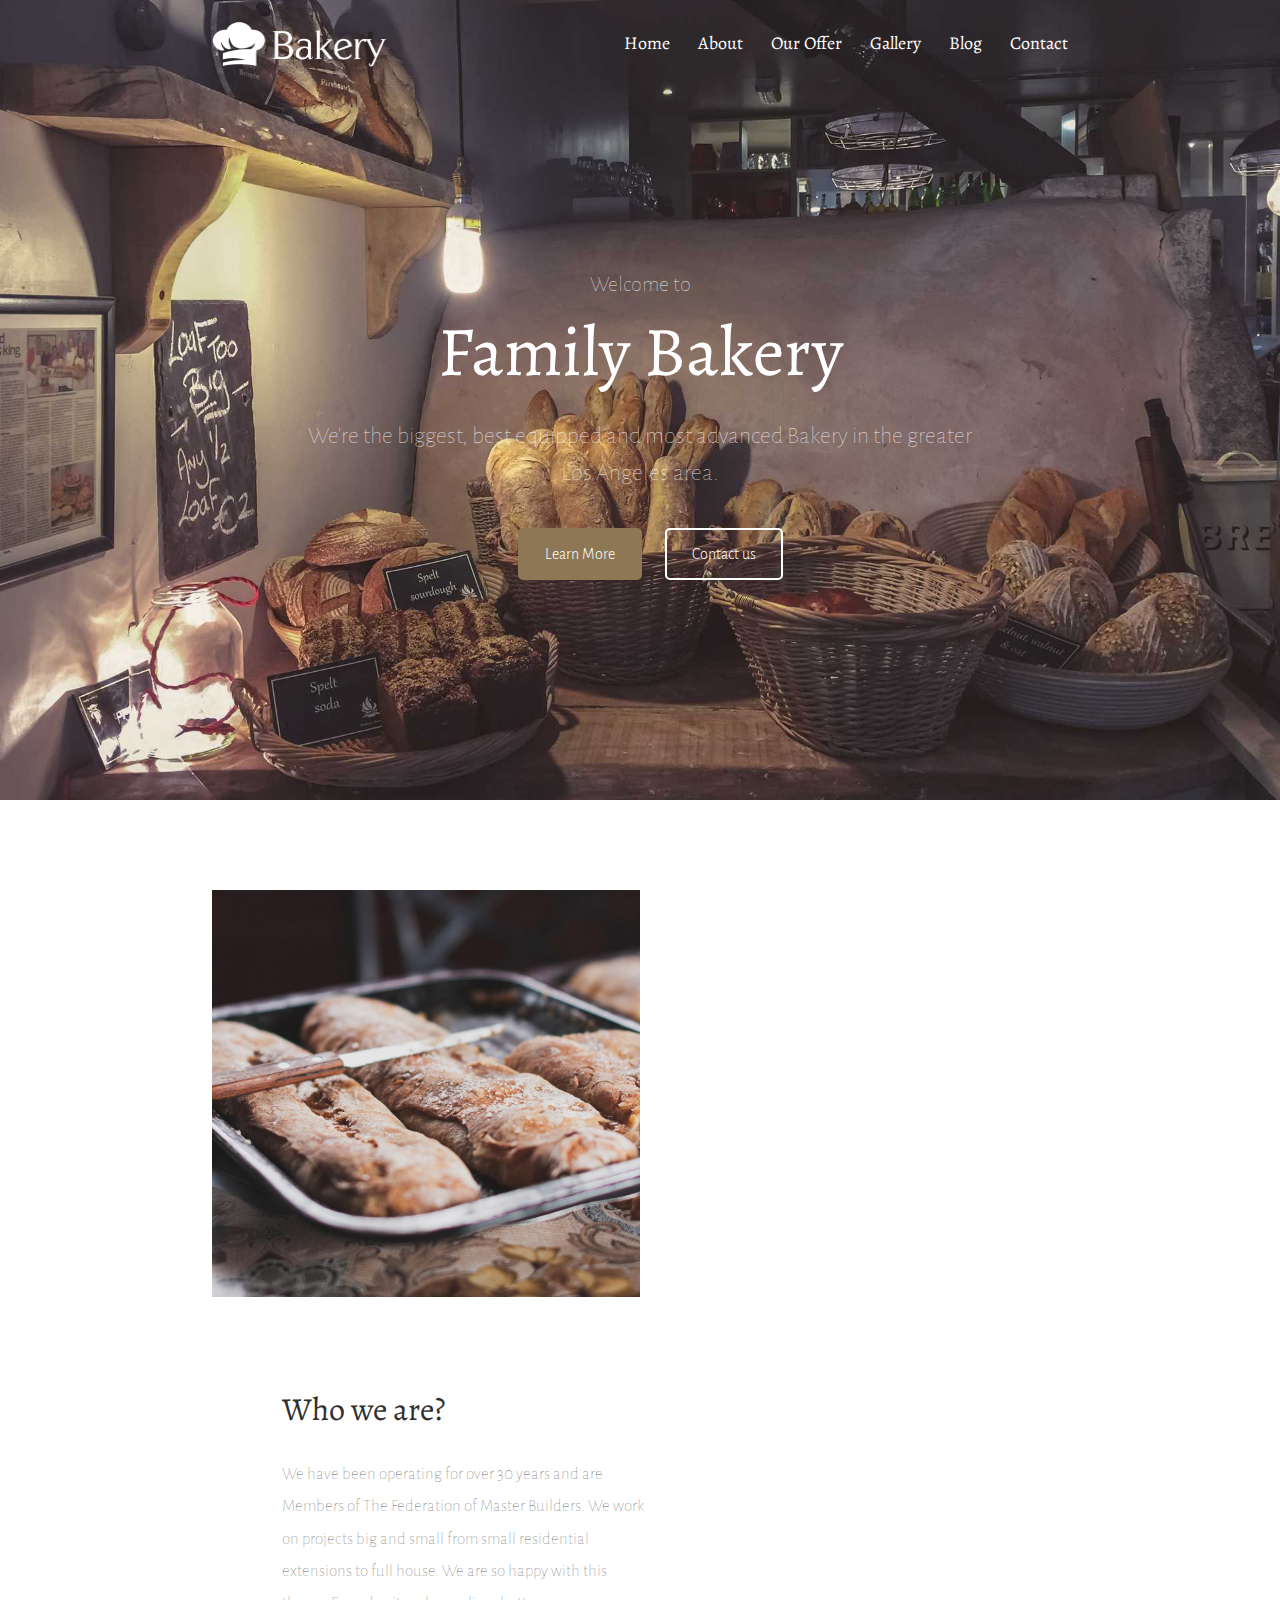
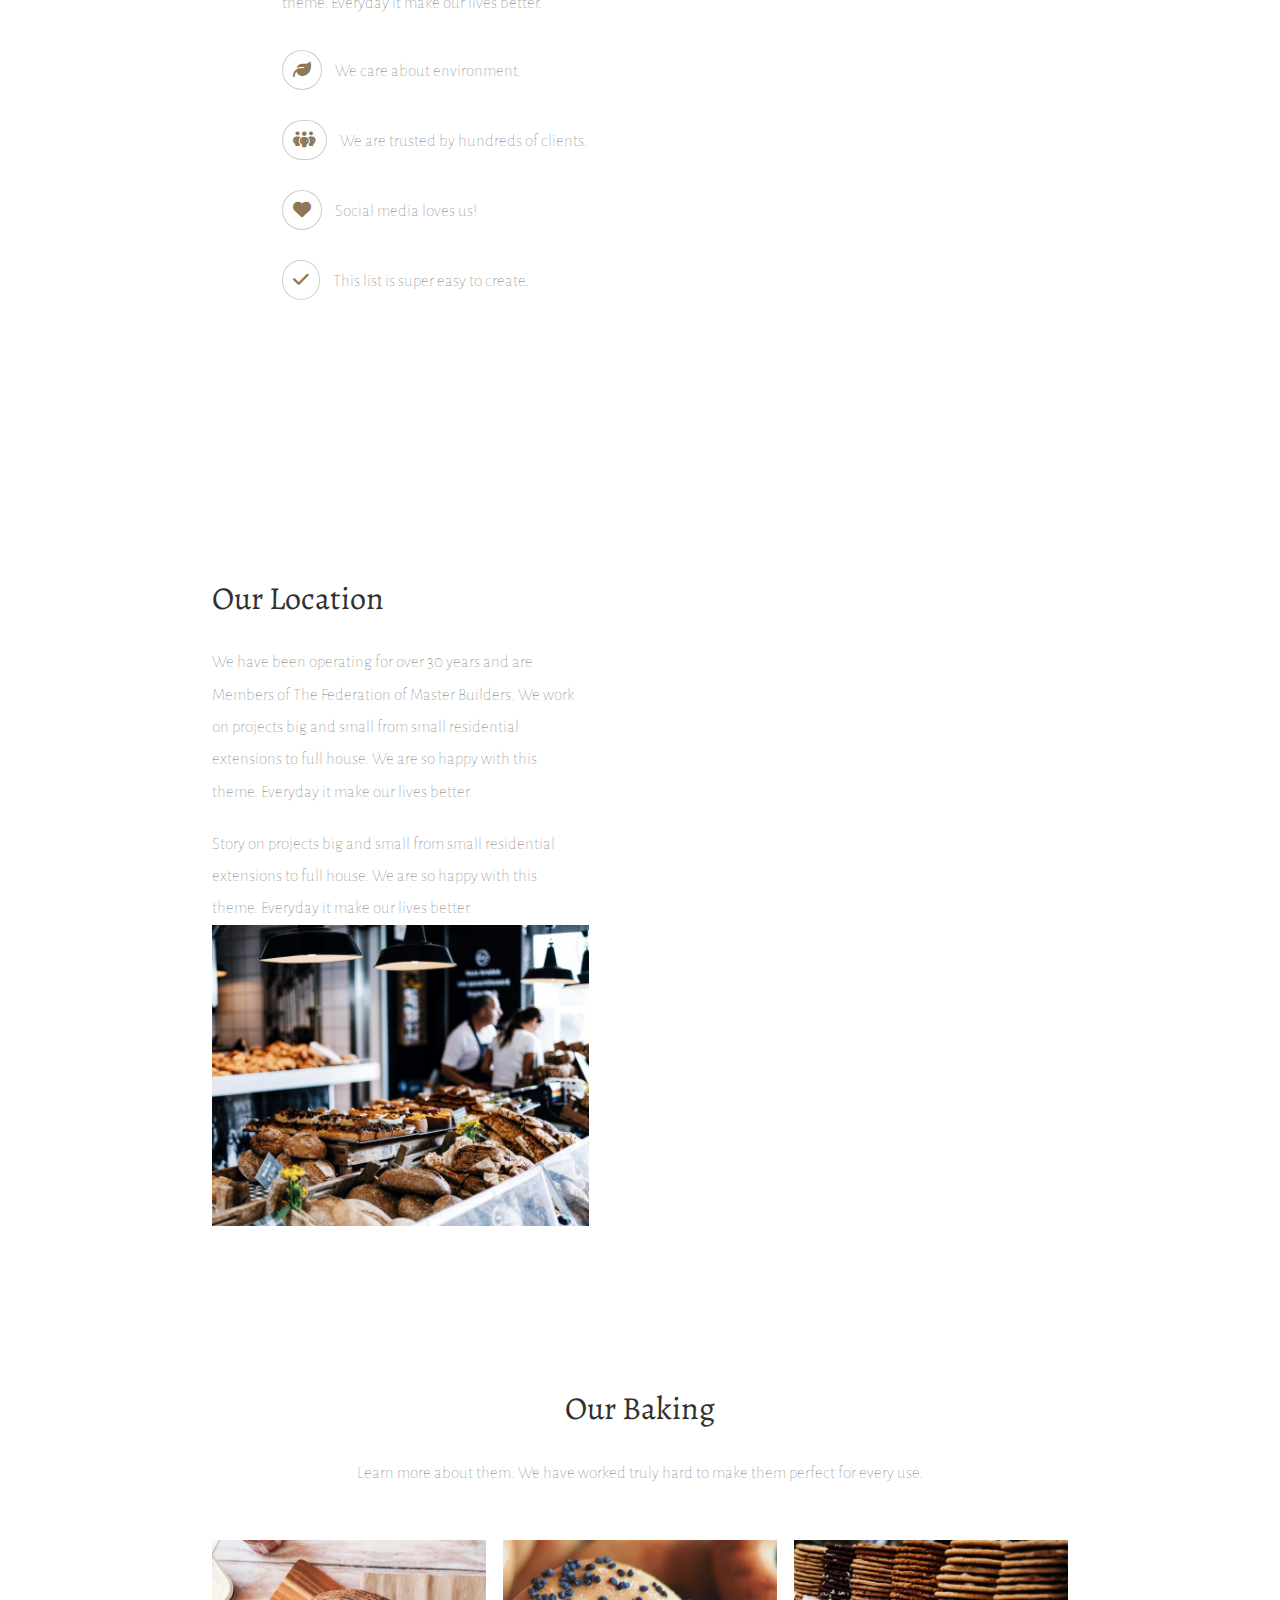
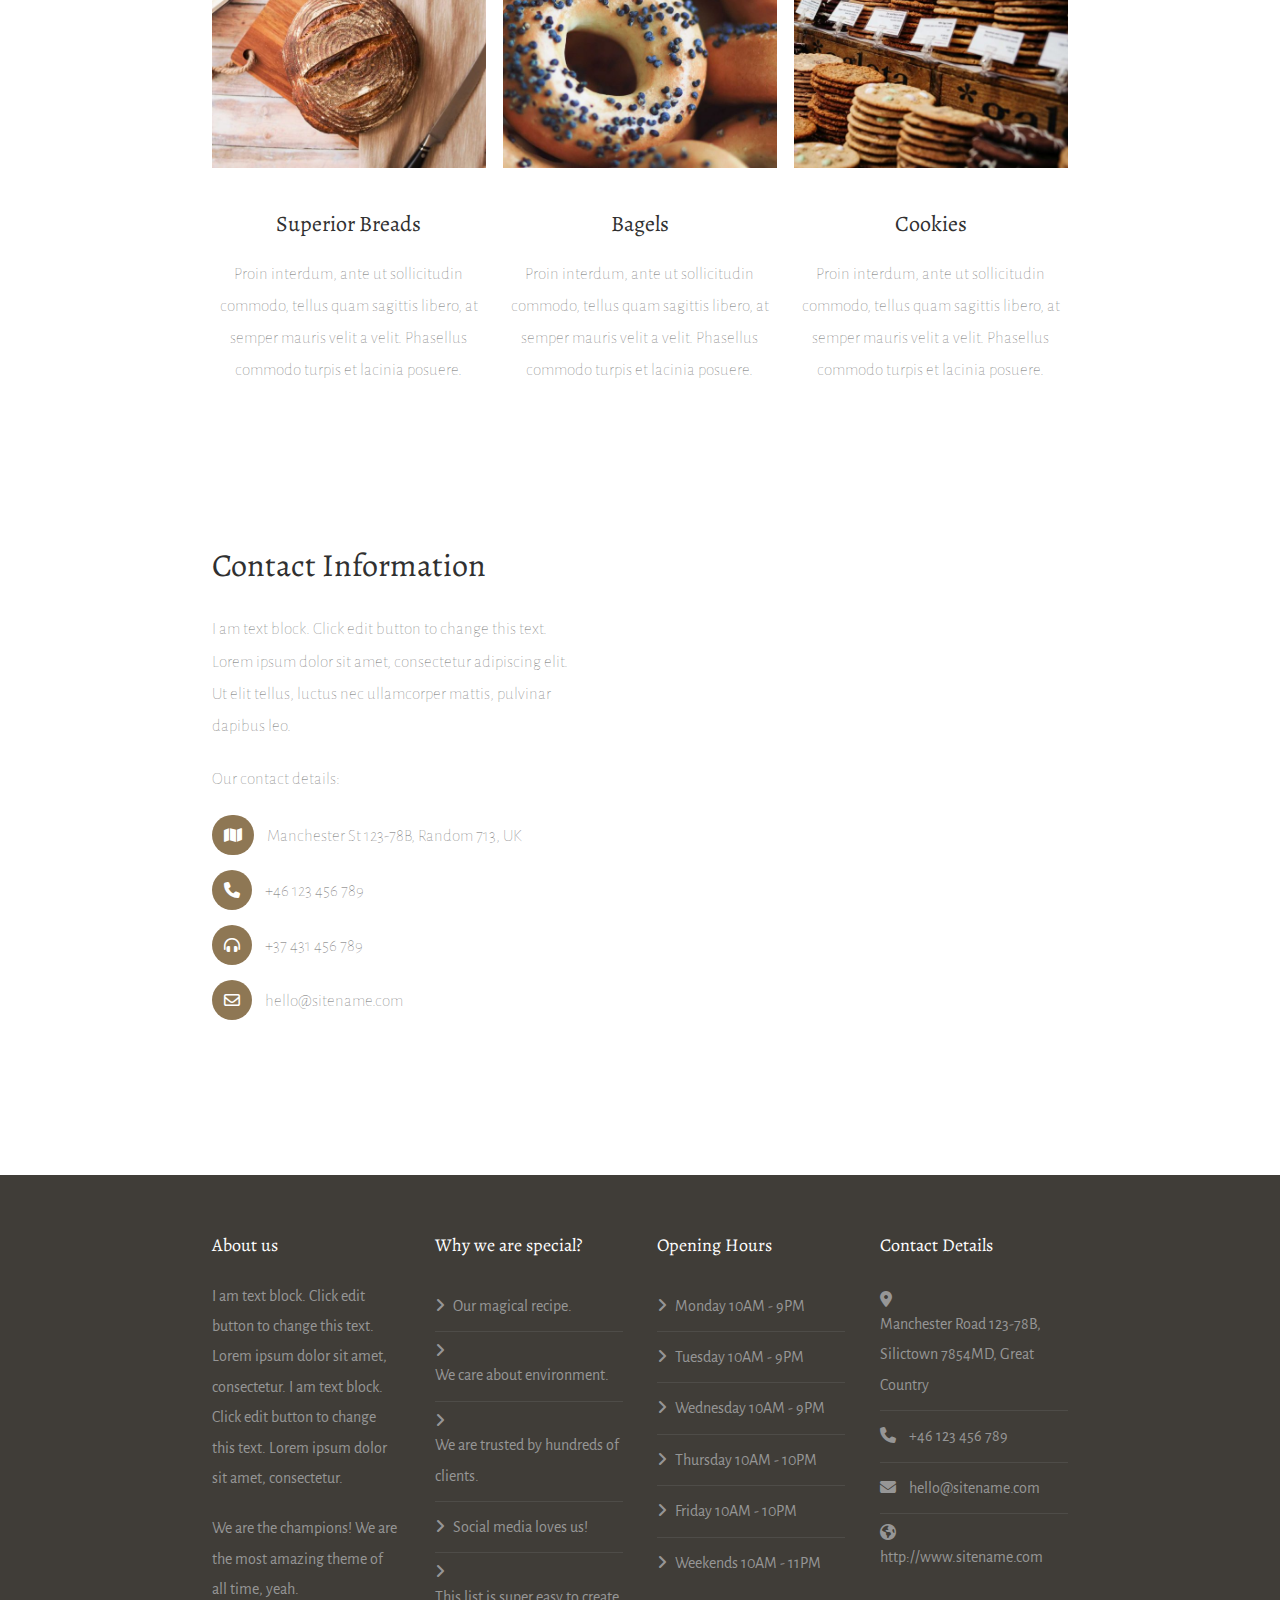
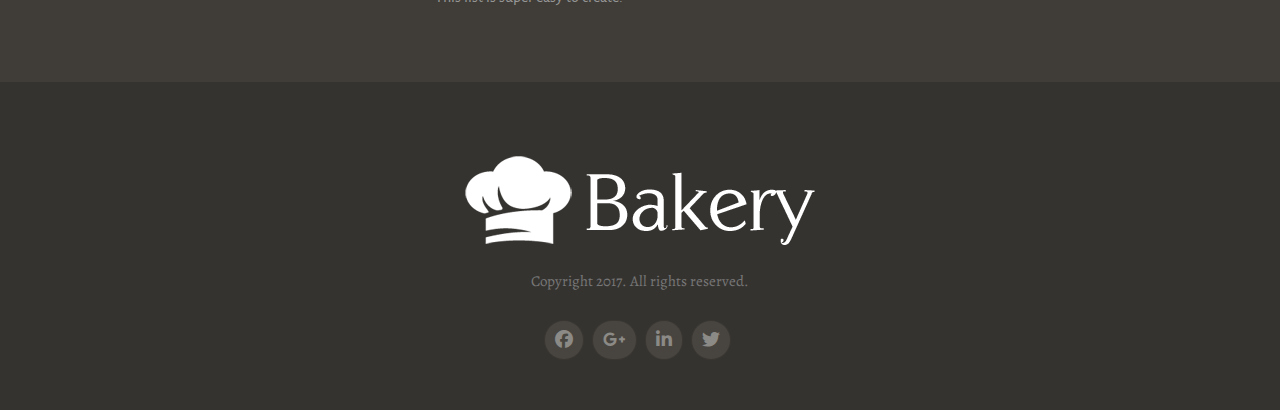
<file: Bakery/index.html>
<!DOCTYPE html>
<html lang="en">

<head>
    <meta charset="UTF-8">
    <meta name="viewport" content="width=device-width, initial-scale=1.0">
    <!-- Normalize CSS  -->
    <link rel="stylesheet" href="./css/normalize.css">
    <!-- Main CSS  -->
    <link rel="stylesheet" href="./css/style.css">
    <!-- Font Awesome icons  -->
    <link rel="stylesheet" href="./css/all.min.css">
    <!-- Google Fonts -->
    <!-- Alegreya  -->
    <link rel="preconnect" href="https://fonts.googleapis.com">
    <link rel="preconnect" href="https://fonts.gstatic.com" crossorigin>
    <link href="https://fonts.googleapis.com/css2?family=Alegreya&display=swap" rel="stylesheet">
    <!-- Alegreya Sans  -->
    <link rel="preconnect" href="https://fonts.googleapis.com">
    <link rel="preconnect" href="https://fonts.gstatic.com" crossorigin>
    <link href="https://fonts.googleapis.com/css2?family=Alegreya&family=Alegreya+Sans&display=swap" rel="stylesheet">
    <title>Assignment 3 | Bakery</title>
</head>

<body>
    <div class="home">
        <div class="container">
            <div class="nav-bar">
                <a class="float" href="index.html">
                    <img class="logo" src="./images/Bakery Logo.png" alt="Bakery Logo">
                </a>
                <ul>
                    <li><a href="#home">Home</a></li>
                    <li><a href="#about">About</a></li>
                    <li><a href="#our_offer">Our Offer</a></li>
                    <li><a href="#gallery">Gallery</a></li>
                    <li><a href="#blog">Blog</a></li>
                    <li><a href="#contact">Contact</a></li>
                </ul>
                <div class="clear-fix"></div>
            </div>
            <div class="home-text">
                <p class="color-opacity">Welcome to</p>
                <h1 class="color-white">Family Bakery</h1>
                <p class="color-opacity text">We're the biggest, best equipped and most advanced Bakery in the greater
                </p>
                <p class="color-opacity text-margin">Los Angeles area.</p>
                <div class="home-button btn1">
                    <a class="color-white" href="#">Learn More</a>
                </div>
                <div class="home-button btn2">
                    <a class="color-white" href="#">Contact us</a>
                </div>
            </div>
        </div>
    </div>
    <div class="who-we-are">
        <div class="container">
            <div class="img">
                <img src="images/who-we-are cake.jpg" alt="Cake">
            </div>
            <div class="text-box">
                <h2 class="special-h">Who we are? </h2>
                <p class="special-p">We have been operating for over 30 years and are Members of The Federation of
                    Master Builders.
                    We
                    work on projects big and small from small residential extensions to full house. We are so happy with
                    this theme. Everyday it make our lives better.</p>
                <div class="icon">
                    <i class="fa-solid fa-leaf"></i>
                    <p class="special-p">We care about environment. </p>
                </div>
                <div class="icon">
                    <i class="fa-solid fa-people-group"></i>
                    <p class="special-p">We are trusted by hundreds of clients. </p>
                </div>
                <div class="icon">
                    <i class="fa-solid fa-heart"></i>
                    <p class="special-p">Social media loves us! </p>
                </div>
                <div class="icon">
                    <i class="fa-solid fa-check"></i>
                    <p class="special-p">This list is super easy to create. </p>
                </div>
            </div>
        </div>
    </div>
    <div class="location">
        <div class="container">
            <div class="location-text">
                <h2 class="special-h">Our Location </h2>
                <p class="special-p">We have been operating for over 30 years and are Members of The Federation of
                    Master Builders. We
                    work on projects big and small from small residential extensions to full house. We are so happy with
                    this theme. Everyday it make our lives better.

                </p>
                <p class="special-p">Story on projects big and small from small residential extensions to full house. We
                    are so happy with
                    this theme. Everyday it make our lives better.

                </p>
            </div>
            <div class="location-img">
                <img src="images/location.jpg" alt="Location">
            </div>
        </div>
    </div>
    <div class="baking">
        <div class="container">
            <div class="baking-text">
                <h2 class="special-h">Our Baking </h2>
                <p class="special-p">Learn more about them. We have worked truly hard to make them perfect for every
                    use. </p>
            </div>
            <div class="container-cards">
                <div class="card">
                    <img src="images/cake 1.jpg" alt="cake 1">
                    <h3 class="special-h3">Superior Breads </h3>
                    <p class="special-p">Proin interdum, ante ut sollicitudin commodo, tellus quam sagittis libero, at
                        semper mauris velit
                        a velit. Phasellus commodo turpis et lacinia posuere.
                    </p>
                </div>
                <div class="card">
                    <img src="images/cake 2.jpg" alt="cake 2">
                    <h3 class="special-h3">Bagels </h3>
                    <p class="special-p">Proin interdum, ante ut sollicitudin commodo, tellus quam sagittis libero, at
                        semper mauris velit
                        a velit. Phasellus commodo turpis et lacinia posuere.
                    </p>
                </div>
                <div class="card card_3">
                    <img src="images/cake 3.jpg" alt="cake 3">
                    <h3 class="special-h3">Cookies </h3>
                    <p class="special-p">Proin interdum, ante ut sollicitudin commodo, tellus quam sagittis libero, at
                        semper mauris velit
                        a velit. Phasellus commodo turpis et lacinia posuere.
                    </p>
                </div>
                <div class="clear-fix"></div>
            </div>
        </div>
    </div>
    <div class="contact">
        <div class="container">
            <div class="contact-information">
                <div class="contact-text">
                    <h2 class="special-h">Contact Information </h2>
                    <p class="special-p">I am text block. Click edit button to change this text. Lorem ipsum dolor sit
                        amet,
                        consectetur adipiscing elit. Ut elit tellus, luctus nec ullamcorper mattis, pulvinar dapibus
                        leo.

                    </p>
                    <p class="special-p">Our contact details: </p>
                </div>
                <div class="contact-icons">
                    <div class="contact-icon">
                        <i class="fa-solid fa-map"></i>
                        <p class="special-p">Manchester St 123-78B, Random 713, UK </p>
                    </div>
                    <div class="contact-icon">
                        <i class="fa-solid fa-phone"></i>
                        <p class="special-p">+46 123 456 789 </p>
                    </div>
                    <div class="contact-icon">
                        <i class="fa-solid fa-headphones-simple"></i>
                        <p class="special-p">+37 431 456 789 </p>
                    </div>
                    <div class="contact-icon">
                        <i class="fa-regular fa-envelope"></i>
                        <p class="special-p">hello@sitename.com </p>
                    </div>
                </div>
            </div>
            <div class="contact-map">
                <iframe
                    src="https://www.google.com/maps/embed?pb=!1m14!1m12!1m3!1d54693.23467241901!2d31.365598399999996!3d31.044990450000004!2m3!1f0!2f0!3f0!3m2!1i1024!2i768!4f13.1!5e0!3m2!1sen!2seg!4v1727307030917!5m2!1sen!2seg"
                    width="600" height="450" style="border:0;" allowfullscreen="" loading="lazy"
                    referrerpolicy="no-referrer-when-downgrade"></iframe>
            </div>
            <div class="clear-fix"></div>
        </div>
    </div>
    <div class="footer">
        <div class="first-section">
            <div class="container">
                <div class="about-us">
                    <h3 class="footer-h3">About us </h3>
                    <p class="footer-p">I am text block. Click edit button to change this text. Lorem ipsum dolor sit
                        amet, consectetur.
                        I am text block. Click edit button to change this text. Lorem ipsum dolor sit amet, consectetur.
                    </p>
                    <p class="footer-p">We are the champions! We are the most amazing theme of all time, yeah.
                    </p>
                </div>
                <div class="why-we-are">
                    <h3 class="footer-h3">Why we are special? </h3>
                    <div class="box">
                        <i class="fa-solid fa-angle-right"></i>
                        <p class="footer-p">Our magical recipe. </p>
                    </div>
                    <div class="box">
                        <i class="fa-solid fa-angle-right"></i>
                        <p class="footer-p">We care about environment. </p>
                    </div>
                    <div class="box">
                        <i class="fa-solid fa-angle-right"></i>
                        <p class="footer-p">We are trusted by hundreds of clients. </p>
                    </div>
                    <div class="box">
                        <i class="fa-solid fa-angle-right"></i>
                        <p class="footer-p">Social media loves us! </p>
                    </div>
                    <div class="box">
                        <i class="fa-solid fa-angle-right"></i>
                        <p class="footer-p">This list is super easy to create. </p>
                    </div>
                </div>
                <div class="opening-hours">
                    <h3 class="footer-h3">Opening Hours </h3>
                    <div class="box">
                        <i class="fa-solid fa-angle-right"></i>
                        <p class="footer-p">Monday 10AM - 9PM </p>
                    </div>
                    <div class="box">
                        <i class="fa-solid fa-angle-right"></i>
                        <p class="footer-p">Tuesday 10AM - 9PM </p>
                    </div>
                    <div class="box">
                        <i class="fa-solid fa-angle-right"></i>
                        <p class="footer-p">Wednesday 10AM - 9PM </p>
                    </div>
                    <div class="box">
                        <i class="fa-solid fa-angle-right"></i>
                        <p class="footer-p">Thursday 10AM - 10PM </p>
                    </div>
                    <div class="box">
                        <i class="fa-solid fa-angle-right"></i>
                        <p class="footer-p">Friday 10AM - 10PM </p>
                    </div>
                    <div class="box">
                        <i class="fa-solid fa-angle-right"></i>
                        <p class="footer-p">Weekends 10AM - 11PM </p>
                    </div>
                </div>
                <div class="contact-details">
                    <h3 class="footer-h3">Contact Details </h3>
                    <div class="box dot-box">
                        <i class="fa-solid fa-location-dot"></i>
                        <p class="footer-p dot">Manchester Road 123-78B, Silictown 7854MD, Great Country </p>
                    </div>
                    <div class="box">
                        <i class="fa-solid fa-phone"></i>
                        <p class="footer-p">+46 123 456 789 </p>
                    </div>
                    <div class="box">
                        <i class="fa-solid fa-envelope"></i>
                        <p class="footer-p">hello@sitename.com </p>
                    </div>
                    <div class="box">
                        <i class="fa-solid fa-earth-americas"></i>
                        <p class="footer-p">http://www.sitename.com </p>
                    </div>
                </div>
                <div class="clear-fix"></div>
            </div>
        </div>
        <div class="second-section">
            <div class="container">
                <div class="img">
                    <img src="images/Bakery Logo.png" alt="Bakery-Footer">
                </div>
                <p>Copyright 2017. All rights reserved. </p>
                <div class="icons">
                    <div class="icon">
                        <a href="#"><i class="fa-brands fa-facebook"></i></a>
                    </div>
                    <div class="icon">
                        <a href="#"><i class="fa-brands fa-google-plus-g"></i></a>
                    </div>
                    <div class="icon">
                        <a href="#"><i class="fa-brands fa-linkedin-in"></i></a>
                    </div>
                    <div class="icon">
                        <a href="#"><i class="fa-brands fa-twitter"></i></a>
                    </div>
                </div>
            </div>
        </div>
    </div>
</body>

</html>
</file>
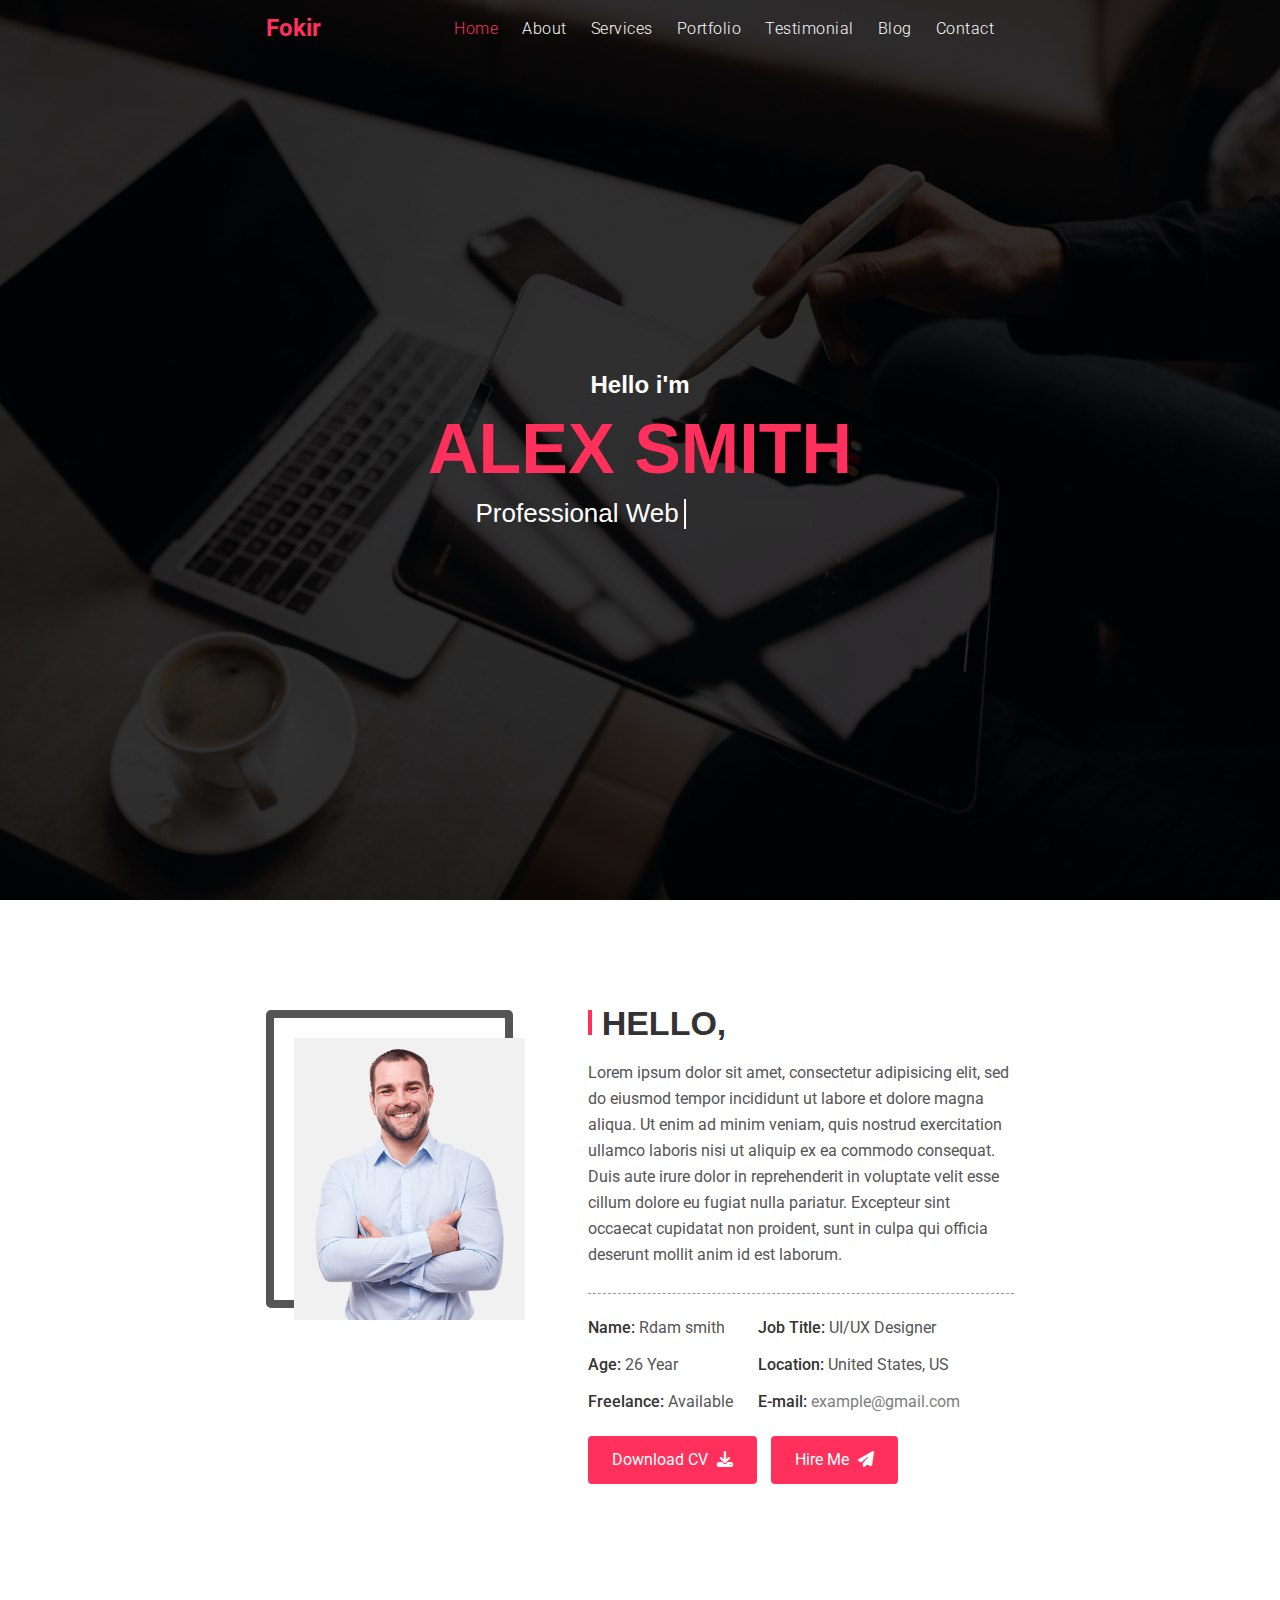
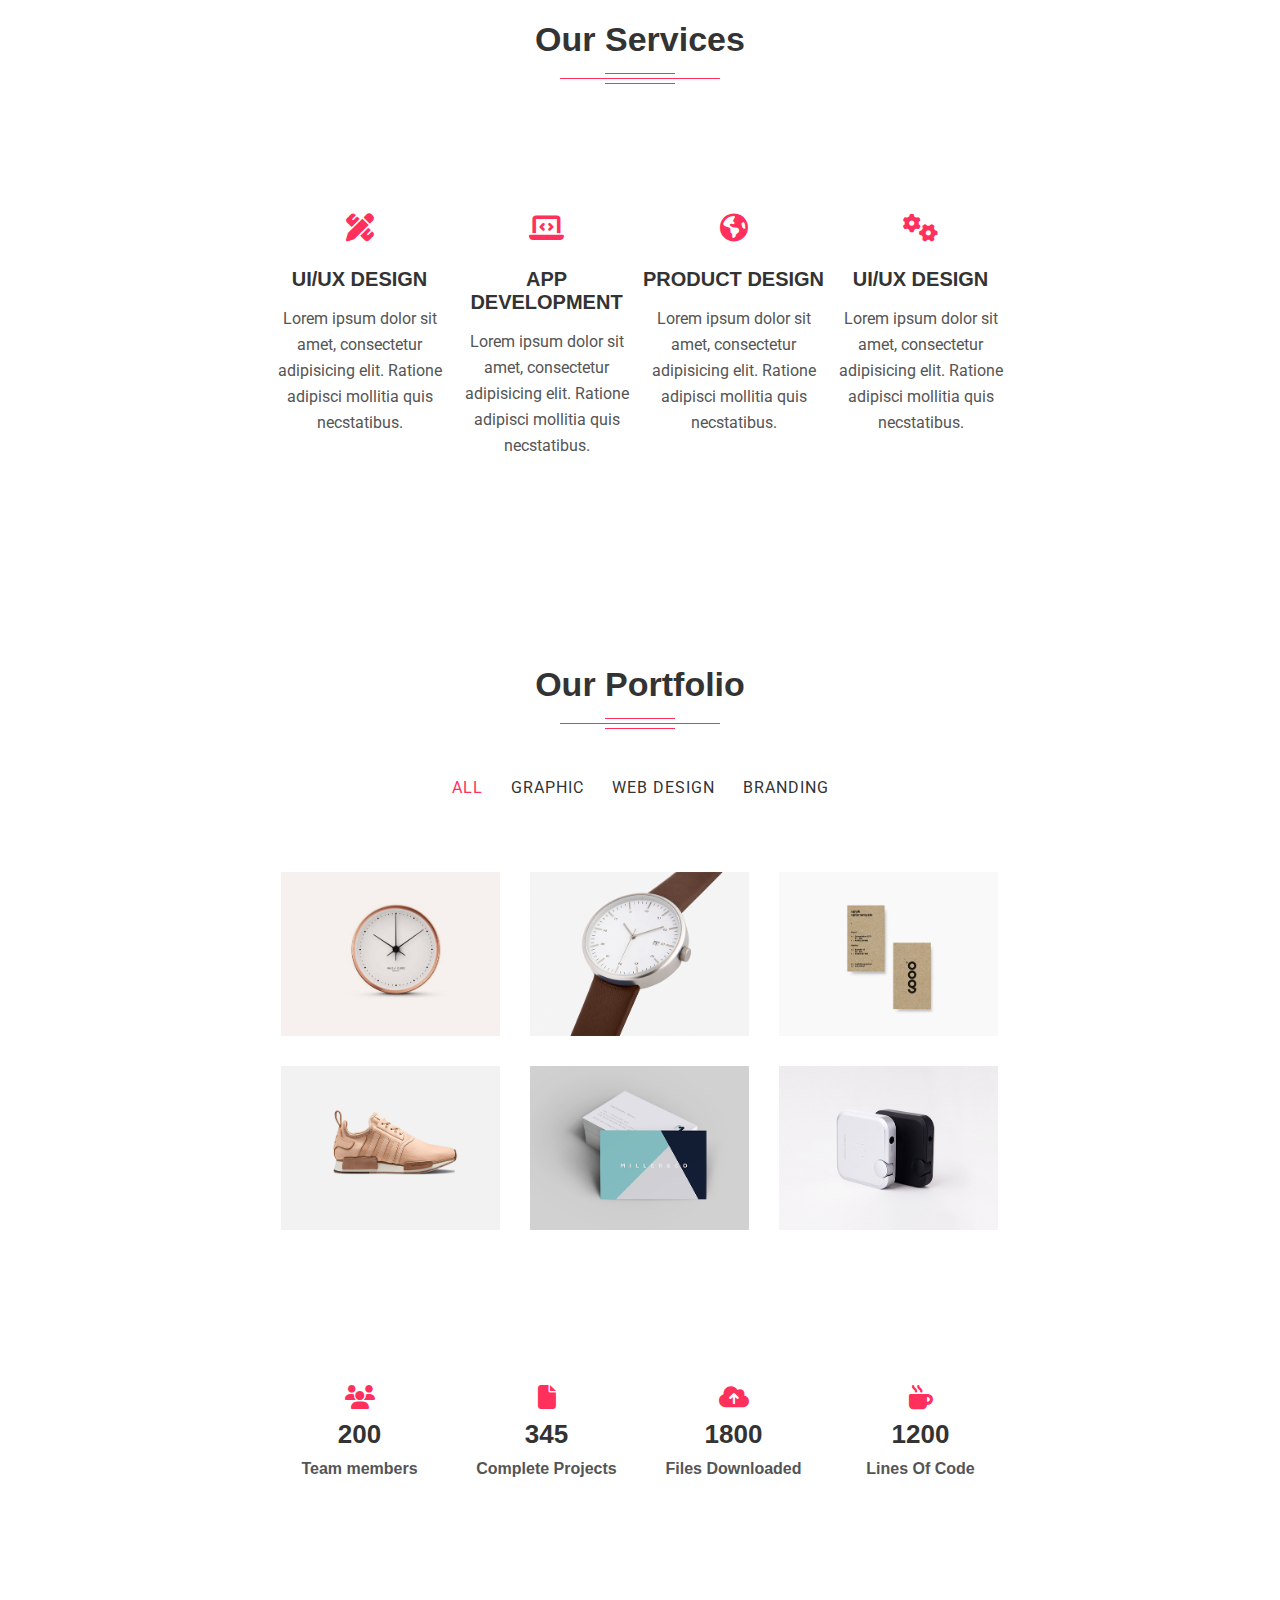
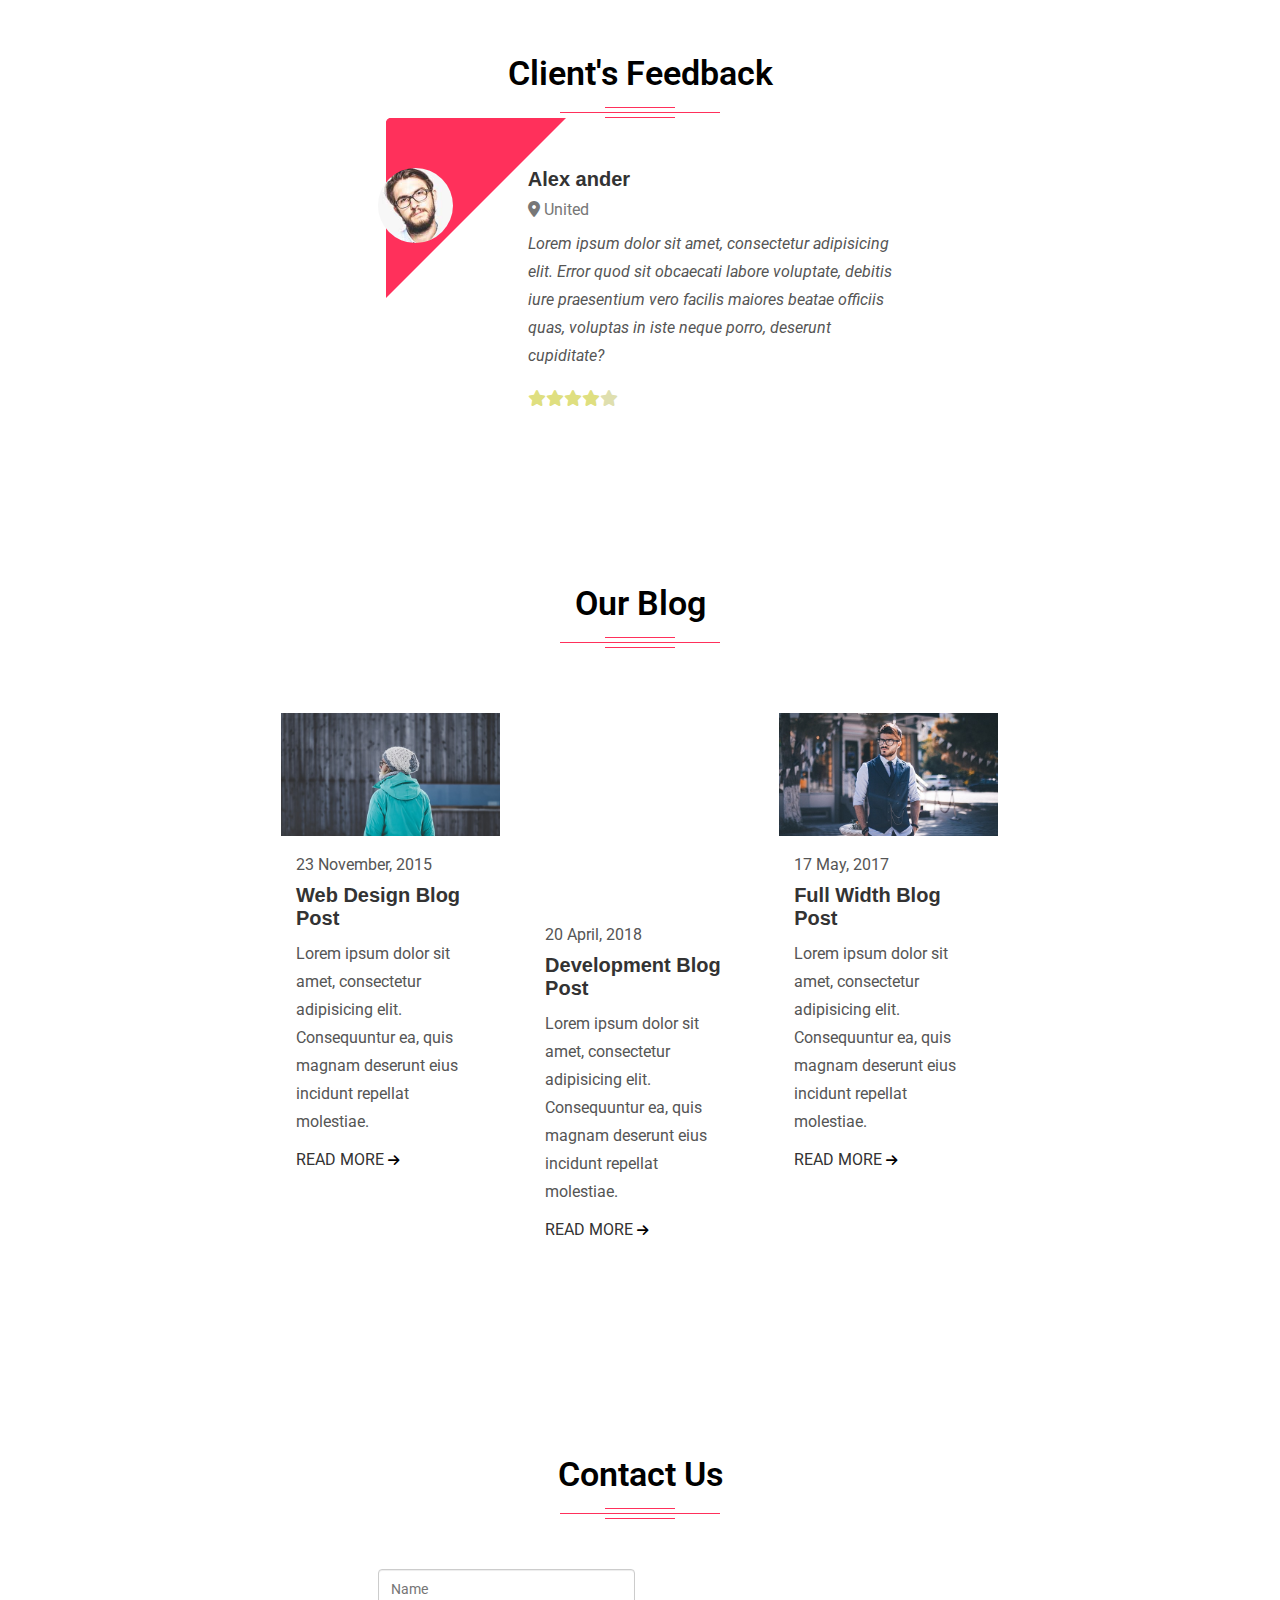
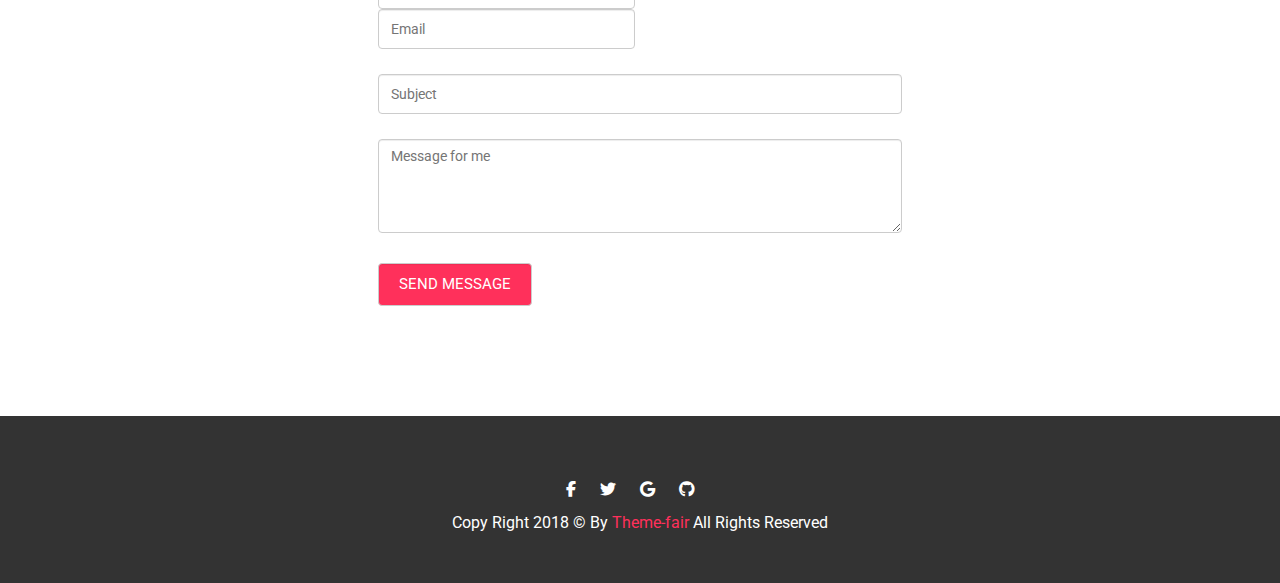
<file: Fokir/index.html>
<!DOCTYPE html>
<html lang="en">
  <head>
    <meta charset="UTF-8" />
    <meta name="viewport" content="width=device-width, initial-scale=1.0" />
    <title>Assignment 4 | Fokir</title>
    <!-- Normalize CSS  -->
    <link rel="stylesheet" href="./css/normalize.css" />
    <!-- Font Awesome -->
    <link rel="stylesheet" href="./css/all.min.css" />
    <!-- Google Fonts  -->
    <link
      href="https://fonts.googleapis.com/css2?family=Roboto:ital,wght@0,100;0,300;0,400;0,500;0,700;0,900;1,100;1,300;1,400;1,500;1,700;1,900&family=Source+Code+Pro:ital,wght@0,200..900;1,200..900&display=swap"
      rel="stylesheet"
    />
    <!-- Main CSS  -->
    <link rel="stylesheet" href="./css/main.css" />
    <!-- Media Queres  -->
    <link rel="stylesheet" href="./css/media.css" />
  </head>

  <body>
    <div id="home" class="home">
      <div class="overlay-layer">
        <div class="container">
          <div class="nav-bar">
            <div class="logo">
              <a href="#">Fokir</a>
            </div>
            <div class="links">
              <i class="fa-solid fa-bars"></i>
              <ul>
                <li><a class="active" href="#home">Home</a></li>
                <li><a href="#about">About</a></li>
                <li><a href="#services">Services</a></li>
                <li><a href="#portfolio">Portfolio</a></li>
                <li><a href="#testimonial">Testimonial</a></li>
                <li><a href="#blog">Blog</a></li>
                <li><a href="#contact">Contact</a></li>
              </ul>
            </div>
            <div class="clear-fix"></div>
          </div>
          <div class="text">
            <h3>Hello i'm</h3>
            <h1>alex smith</h1>
            <h4>
              professional Web
              <span class="animation"></span>
            </h4>
          </div>
        </div>
      </div>
    </div>
    <div id="about" class="about">
      <div class="container">
        <div class="image-box">
          <div class="image">
            <img src="./images/about.jpg" alt="About" />
          </div>
        </div>
        <div class="text-box">
          <div class="text">
            <h2 class="special-h">Hello,</h2>
            <p class="special-p">
              Lorem ipsum dolor sit amet, consectetur adipisicing elit, sed do
              eiusmod tempor incididunt ut labore et dolore magna aliqua. Ut
              enim ad minim veniam, quis nostrud exercitation ullamco laboris
              nisi ut aliquip ex ea commodo consequat. Duis aute irure dolor in
              reprehenderit in voluptate velit esse cillum dolore eu fugiat
              nulla pariatur. Excepteur sint occaecat cupidatat non proident,
              sunt in culpa qui officia deserunt mollit anim id est laborum.
            </p>
          </div>
          <div class="text-information">
            <div class="part-1">
              <span class="special-span">Name:</span>
              <span>Rdam smith</span>
              <br />
              <br />
              <span class="special-span">Age:</span>
              <span>26 Year</span>
              <br />
              <br />
              <span class="special-span">Freelance:</span>
              <span>Available</span>
            </div>
            <div class="part-2">
              <span class="special-span">Job Title:</span>
              <span>UI/UX Designer</span>
              <br />
              <br />
              <span class="special-span">Location:</span>
              <span>United States, US</span>
              <br />
              <br />
              <span class="special-span">E-mail:</span>
              <span
                ><a class="email" href="#example@gmail.com">
                  example@gmail.com</a
                ></span
              >
            </div>
            <div class="clear-fix"></div>
          </div>
          <div class="buttons">
            <div class="btn-1">
              <a href="#">Download CV</a>
              <i class="fa-solid fa-download"></i>
            </div>
            <div class="btn-2">
              <a href="#">Hire Me</a>
              <i class="fa-solid fa-paper-plane"></i>
            </div>
          </div>
        </div>
        <div class="clear-fix"></div>
      </div>
    </div>
    <div id="services" class="services">
      <div class="container">
        <h2 class="special-h">Our Services</h2>
        <div class="cards">
          <div class="card">
            <i class="fa-solid fa-pen-ruler"></i>
            <h3 class="special-h">UI/UX DESIGN</h3>
            <p class="special-p">
              Lorem ipsum dolor sit amet, consectetur adipisicing elit. Ratione
              adipisci mollitia quis necstatibus.
            </p>
          </div>
          <div class="card">
            <i class="fa-solid fa-laptop-code"></i>
            <h3 class="special-h">APP DEVELOPMENT</h3>
            <p class="special-p">
              Lorem ipsum dolor sit amet, consectetur adipisicing elit. Ratione
              adipisci mollitia quis necstatibus.
            </p>
          </div>
          <div class="card">
            <i class="fa-solid fa-earth-americas"></i>
            <h3 class="special-h">PRODUCT DESIGN</h3>
            <p class="special-p">
              Lorem ipsum dolor sit amet, consectetur adipisicing elit. Ratione
              adipisci mollitia quis necstatibus.
            </p>
          </div>
          <div class="card">
            <i class="fa-solid fa-gears"></i>
            <h3 class="special-h">UI/UX DESIGN</h3>
            <p class="special-p">
              Lorem ipsum dolor sit amet, consectetur adipisicing elit. Ratione
              adipisci mollitia quis necstatibus.
            </p>
          </div>
          <div class="clear-fix"></div>
        </div>
      </div>
    </div>
    <div id="portfolio" class="portfolio">
      <div class="container">
        <h2 class="special-h">Our Portfolio</h2>
        <div class="category">
          <a class="active" href="#">all</a>
          <a href="#">graphic</a>
          <a href="#">web design</a>
          <a href="#">branding</a>
        </div>
        <div class="cards">
          <div class="card">
            <a href="#">
              <div class="image">
                <img src="./images/portfolio/1.jpg" alt="portfolio-1" />
              </div>
            </a>
          </div>
          <div class="card">
            <a href="#">
              <div class="image">
                <img src="./images/portfolio/2.jpg" alt="portfolio-2" />
              </div>
            </a>
          </div>
          <div class="card">
            <a href="#">
              <div class="image">
                <img src="./images/portfolio/3.jpg" alt="portfolio-3" />
              </div>
            </a>
          </div>
          <div class="card">
            <a href="#">
              <div class="image">
                <img src="./images/portfolio/4.jpg" alt="portfolio-4" />
              </div>
            </a>
          </div>
          <div class="card">
            <a href="#">
              <div class="image">
                <img src="./images/portfolio/5.jpg" alt="portfolio-5" />
              </div>
            </a>
          </div>
          <div class="card">
            <a href="#">
              <div class="image">
                <img src="./images/portfolio/6.jpg" alt="portfolio-6" />
              </div>
            </a>
          </div>
          <div class="clear-fix"></div>
        </div>
        <div class="counter">
          <div class="counter-item">
            <i class="fa-solid fa-users"></i>
            <span>200 </span>
            <span>Team members </span>
          </div>
          <div class="counter-item">
            <i class="fa-solid fa-file"></i>
            <span>345 </span>
            <span>Complete Projects </span>
          </div>
          <div class="counter-item">
            <i class="fa-solid fa-cloud-arrow-up"></i>
            <span>1800 </span>
            <span>Files Downloaded </span>
          </div>
          <div class="counter-item">
            <i class="fa-solid fa-mug-hot"></i>
            <span>1200 </span>
            <span>Lines Of Code </span>
          </div>
          <div class="clear-fix"></div>
        </div>
      </div>
    </div>
    <div id="testimonial" class="feedback">
      <div class="container">
        <h2>Client's Feedback</h2>
        <div class="client">
          <div class="image">
            <img src="./images/feedback.jpg" alt="feedback" />
          </div>
          <div class="text">
            <h3>Alex ander</h3>
            <i class="fa-solid fa-location-dot"></i>
            <span>United</span>
            <p class="special-p">
              Lorem ipsum dolor sit amet, consectetur adipisicing elit. Error
              quod sit obcaecati labore voluptate, debitis iure praesentium vero
              facilis maiores beatae officiis quas, voluptas in iste neque
              porro, deserunt cupiditate?
            </p>
            <i class="fa-solid fa-star"></i><i class="fa-solid fa-star"></i
            ><i class="fa-solid fa-star"></i><i class="fa-solid fa-star"></i
            ><i class="fa-solid fa-star"></i>
          </div>
          <div class="clear-fix"></div>
        </div>
      </div>
    </div>
    <div id="blog" class="blog">
      <div class="container">
        <h2>Our Blog</h2>
        <div class="blog-items">
          <div class="blog-item">
            <div class="image">
              <img src="./images/blog/12.jpg" alt="blog-1" />
            </div>
            <div class="text">
              <span>23 November, 2015 </span>
              <a href="#"><h3>web design Blog Post</h3></a>
              <p>
                Lorem ipsum dolor sit amet, consectetur adipisicing elit.
                Consequuntur ea, quis magnam deserunt eius incidunt repellat
                molestiae.
              </p>
              <a href="#">
                <span>read more</span>
                <i class="fa-solid fa-arrow-right"></i>
              </a>
            </div>
          </div>
          <div class="blog-item">
            <iframe
              width="560"
              height="315"
              src="https://www.youtube.com/embed/uVju5--RqtY?si=Tw6AyvrqYPHQCPod"
              title="YouTube video player"
              frameborder="0"
              allow="accelerometer; autoplay; clipboard-write; encrypted-media; gyroscope; picture-in-picture; web-share"
              referrerpolicy="strict-origin-when-cross-origin"
              allowfullscreen
            ></iframe>
            <div class="text">
              <span>20 April, 2018 </span>
              <a href="#"><h3>development Blog Post</h3></a>
              <p>
                Lorem ipsum dolor sit amet, consectetur adipisicing elit.
                Consequuntur ea, quis magnam deserunt eius incidunt repellat
                molestiae.
              </p>
              <a href="#">
                <span>read more</span>
                <i class="fa-solid fa-arrow-right"></i>
              </a>
            </div>
          </div>
          <div class="blog-item">
            <div class="image">
              <img src="./images/blog/32.jpg" alt="blog-2" />
            </div>
            <div class="text">
              <span>17 May, 2017 </span>
              <a href="#"><h3>Full Width Blog Post</h3></a>
              <p>
                Lorem ipsum dolor sit amet, consectetur adipisicing elit.
                Consequuntur ea, quis magnam deserunt eius incidunt repellat
                molestiae.
              </p>
              <a href="#">
                <span>read more</span>
                <i class="fa-solid fa-arrow-right"></i>
              </a>
            </div>
          </div>
          <div class="clear-fix"></div>
        </div>
      </div>
    </div>
    <div id="contact" class="contact">
      <div class="container">
        <h2>Contact Us</h2>
        <div class="inner">
          <form action="">
            <div class="first-section">
              <input
                type="text"
                placeholder="Name"
                name="name"
                class="name"
                required
              />
              <input
                type="email"
                placeholder="Email"
                name="email"
                class="email"
                required
              />
            </div>
            <div class="second-section">
              <input
                type="text"
                placeholder="Subject"
                name="subject"
                class="subject"
                required
              />
            </div>
            <div class="third-section">
              <textarea
                name="text-area"
                placeholder="Message for me"
                class="text-area"
                rows="4"
                required
              ></textarea>
            </div>
            <input
              type="submit"
              value="send message"
              name="btn-3"
              class="btn-3"
            />
          </form>
        </div>
      </div>
    </div>
    <div class="footer">
      <div class="container">
        <div class="icons">
          <a href="#"><i class="fa-brands fa-facebook-f"></i></a>
          <a href="#"><i class="fa-brands fa-twitter"></i></a>
          <a href="#"><i class="fa-brands fa-google"></i></a>
          <a href="#"><i class="fa-brands fa-github"></i></a>
        </div>
        <p>
          Copy Right 2018 © By
          <span><a href="#Theme-fair">Theme-fair</a></span> All Rights Reserved
        </p>
      </div>
    </div>
  </body>
</html>
</file>
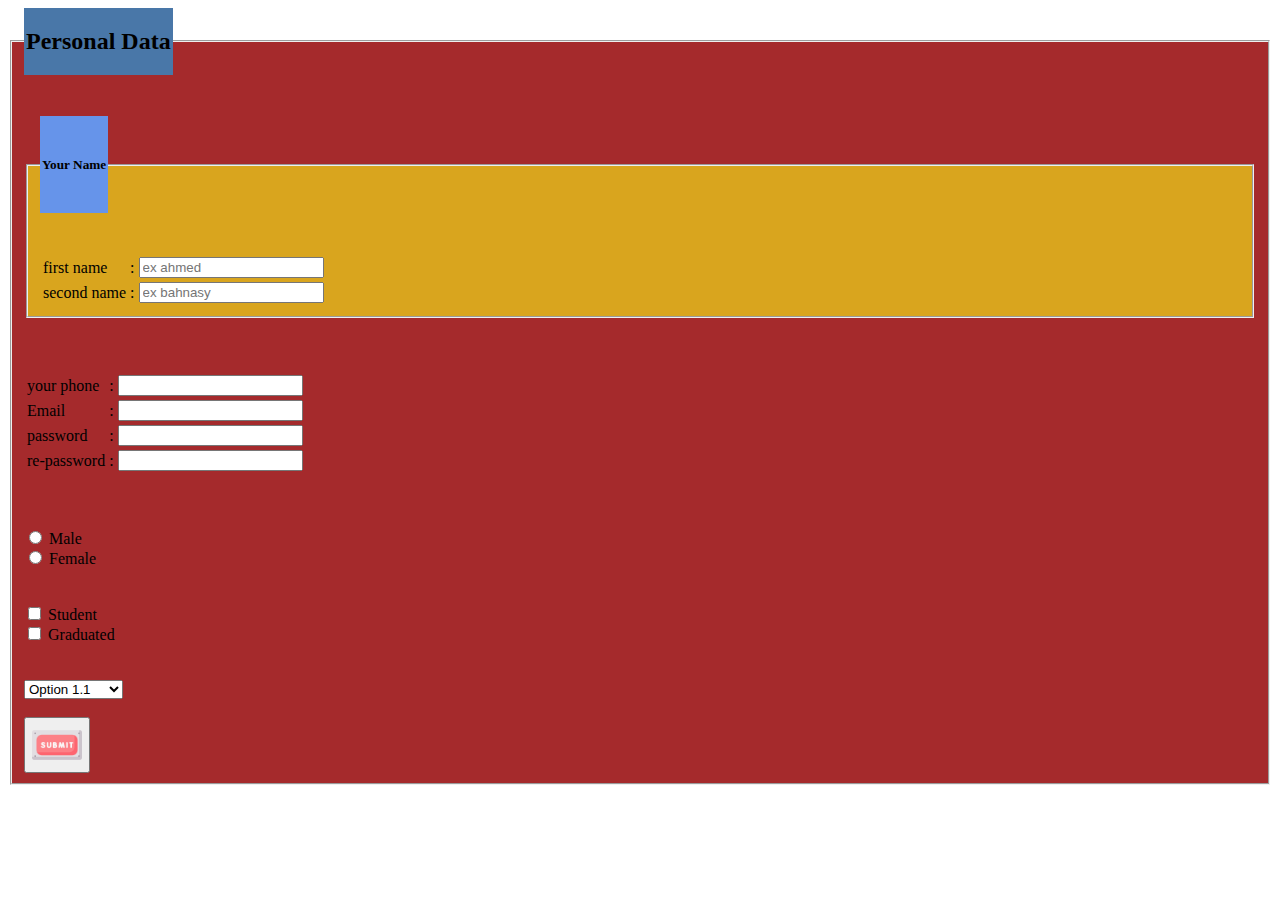
<file: Form-Design/index.html>
<html>

<head>
    <title>Assignment 2(Form) Design</title>
</head>

<body>
    <form action="">
        <fieldset style="background-color: #A52A2C;">
            <legend style="background-color: #4977a8;">
                <h2>Personal Data</h2>
            </legend>
            <br>
            <br>
            <fieldset style="background-color: #D9A51E;">
                <legend style="background-color: #6694EA;">
                    <br>
                    <h5>Your Name</h5>
                    <br>
                </legend>
                <br>
                <br>
                <table>
                    <tbody>
                        <tr>
                            <td>
                                <label for="firstName">first name</label>
                            </td>
                            <td>
                                <p>:</p>
                            </td>
                            <td>
                                <input type="text" name="firstName" id="firstName" placeholder="ex ahmed">
                            </td>
                        </tr>
                        <tr>
                            <td>
                                <label for="secondName">second name</label>
                            </td>
                            <td>
                                <p>:</p>
                            </td>
                            <td>
                                <input type="text" name="secondName" id="secondName" placeholder="ex bahnasy">
                            </td>
                        </tr>
                    </tbody>
                </table>
            </fieldset>
            <br>
            <br>
            <br>
            <table>
                <tbody>
                    <tr>
                        <td>
                            <label for="phone">your phone</label>
                        </td>
                        <td>
                            <p>:</p>
                        </td>
                        <td>
                            <input type="tel" name="Phone" id="phone">
                        </td>
                    </tr>
                    <tr>
                        <td>
                            <label for="email">Email</label>
                        </td>
                        <td>
                            <p>:</p>
                        </td>
                        <td>
                            <input type="email" name="Email" id="email">
                        </td>
                    </tr>
                    <tr>
                        <td>
                            <label for="password">password</label>
                        </td>
                        <td>
                            <p>:</p>
                        </td>
                        <td>
                            <input type="password" name="Password" id="password" required>
                        </td>
                    </tr>
                    <tr>
                        <td>
                            <label for="re-password">re-password</label>
                        </td>
                        <td>
                            <p>:</p>
                        </td>
                        <td>
                            <input type="password" name="re-password" id="re-password" required>
                        </td>
                    </tr>
                </tbody>
            </table>
            <br>
            <br>
            <br>
            <input type="radio" id="male" name="Gender" value="Male">
            <label for="male">Male</label>
            <br>
            <input type="radio" id="female" name="Gender" value="Female">
            <label for="female">Female</label>
            <br>
            <br>
            <br>
            <input type="checkbox" id="student" name="Status" value="Student">
            <label for="student">Student</label>
            <br>
            <input type="checkbox" id="graduated" name="Status" value="Graduated">
            <label for="graduated">Graduated</label>
            <br>
            <br>
            <br>
            <select name="Select">
                <optgroup label="Group 1">
                    <option value="Option 1.1" selected>Option 1.1</option>
                </optgroup>
                <optgroup label="Group 2">
                    <option value="Option 2.1">Option 2.1</option>
                    <option value="Option 2.2">Option 2.2</option>
                </optgroup>
                <optgroup label="Group 3" disabled>
                    <option value="Option 3.1">Option 3.1</option>
                    <option value="Option 3.2">Option 3.2</option>
                    <option value="Option 3.3">Option 3.3</option>
                </optgroup>
            </select>
            <br>
            <br>
            <button>
                <img src="./images/submit.png" alt="submit_img" width="50">
            </button>
        </fieldset>
    </form>
</body>

</html>
</file>
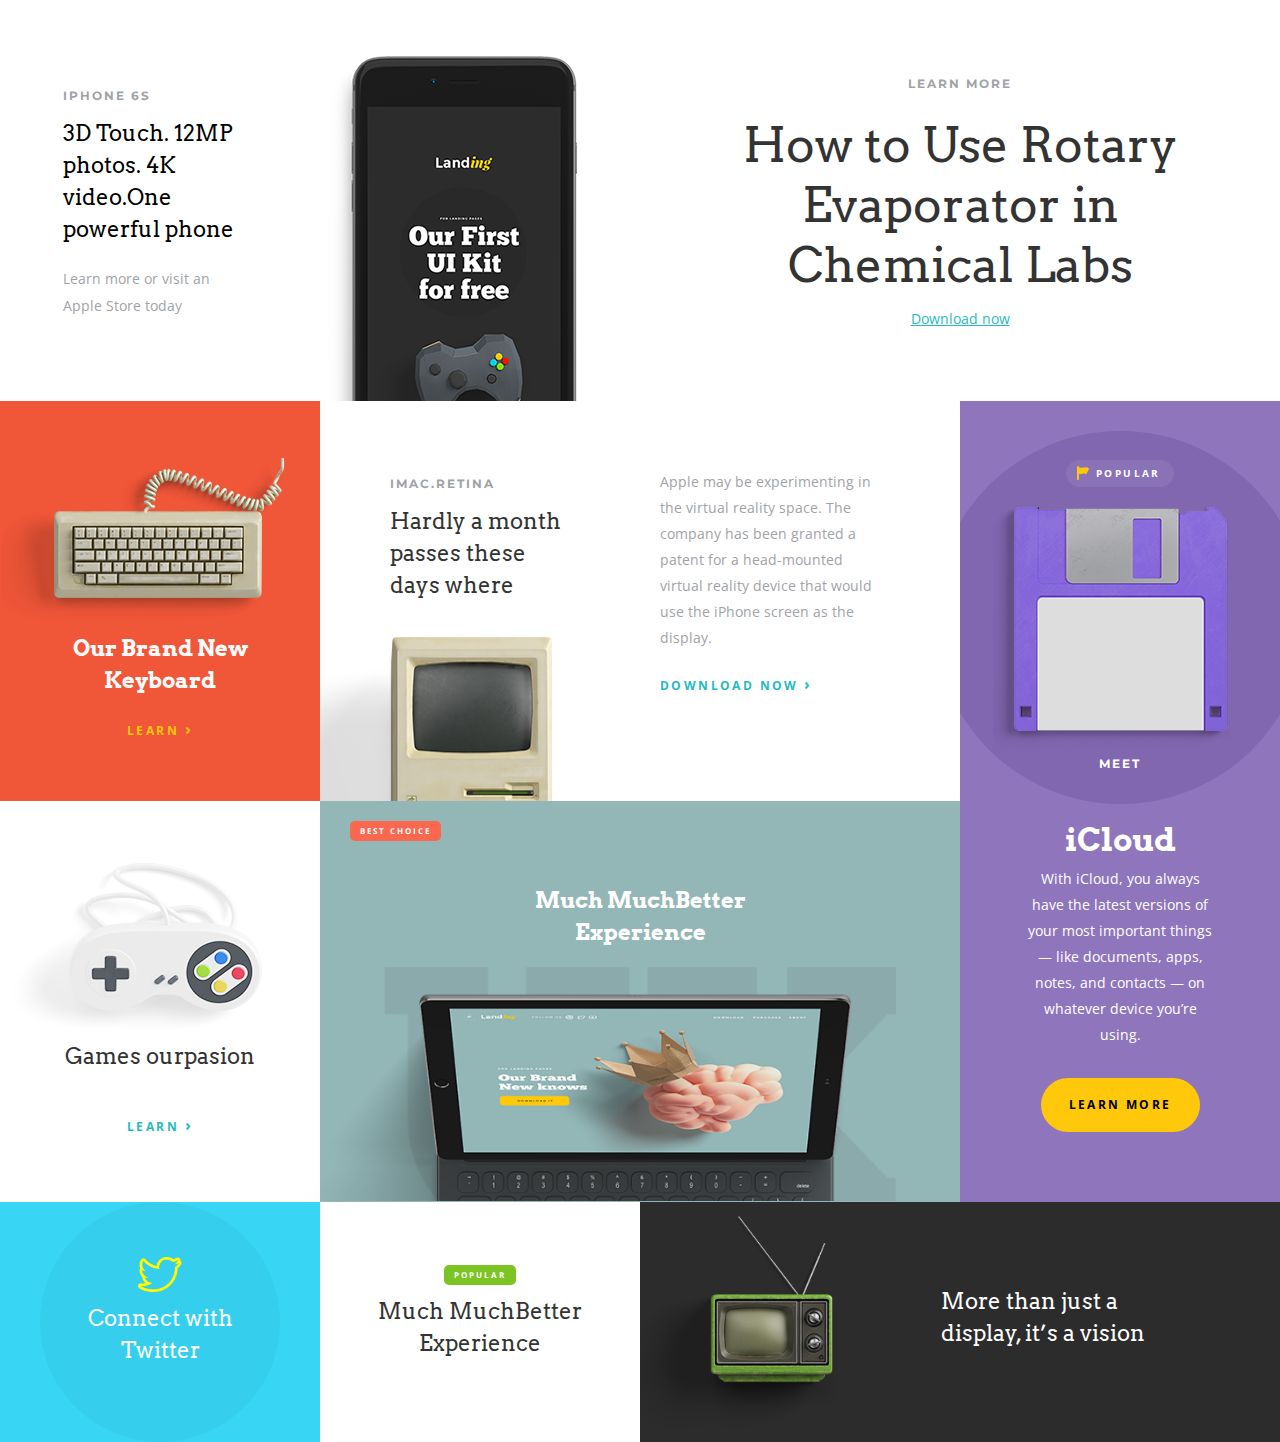
<file: Grid/index.html>
<!DOCTYPE html>
<html lang="en">
  <head>
    <meta charset="UTF-8" />
    <meta name="viewport" content="width=device-width, initial-scale=1.0" />
    <!-- Logo icon  -->
    <link rel="shortcut icon" href="./images/logo.png" type="image/x-icon" />
    <!-- Normalize CSS  -->
    <link rel="stylesheet" href="./css/normalize.css" />
    <!-- Fontawesome CSS  -->
    <link rel="stylesheet" href="./css/all.min.css" />
    <!-- Main CSS  -->
    <link rel="stylesheet" href="./css/main.css" />
    <!-- Media Queres  -->
    <link rel="stylesheet" href="./css/media.css" />
    <!-- Google Fonts  -->
    <link
      href="https://fonts.googleapis.com/css2?family=Arvo:ital,wght@0,400;0,700;1,400;1,700&family=Montserrat:ital,wght@0,100..900;1,100..900&family=Open+Sans:ital,wght@0,300..800;1,300..800&display=swap"
      rel="stylesheet"
    />
    <title>Grid Masterclass</title>
  </head>
  <body>
    <div class="grid-container">
      <div class="grid-item1">
        <div class="content">
          <span>IPHONE 6S </span>
          <h3>3D Touch. 12MP photos. 4K video.One powerful phone</h3>
          <span>Learn more or visit an Apple Store today </span>
        </div>
        <div class="image">
          <img src="./images/mobile-landing.png" alt="mobile-landing" />
        </div>
      </div>
      <div class="grid-item2">
        <div class="content">
          <span>LEARN MORE </span>
          <h1>How to Use Rotary Evaporator in Chemical Labs</h1>
          <a href="#">Download now</a>
        </div>
      </div>
      <div class="grid-item3">
        <div class="image">
          <img src="./images/Keyboard.png" alt="Keyboard" />
        </div>
        <h3>Our Brand New Keyboard</h3>
        <div class="link">
          <a href="#"
            >learn
            <strong>›</strong>
          </a>
        </div>
      </div>
      <div class="grid-item4">
        <div class="left-section">
          <div class="content">
            <span>IMAC.RETINA </span>
            <h3>Hardly a month passes these days where</h3>
          </div>
          <div class="image">
            <img src="./images/Macintosh.png" alt="Macintosh" />
          </div>
        </div>
        <div class="right-section">
          <p>
            Apple may be experimenting in the virtual reality space. The company
            has been granted a patent for a head-mounted virtual reality device
            that would use the iPhone screen as the display.
          </p>
          <div class="link">
            <a href="#"
              >DOWNLOAD NOW
              <strong>›</strong>
            </a>
          </div>
        </div>
      </div>
      <div class="grid-item5">
        <div class="top-section">
          <span>POPULAR </span>
          <div class="image">
            <img src="./images/Floppy.png" alt="Floppy" />
          </div>
          <span>meet </span>
        </div>
        <div class="bottom-section">
          <h2>iCloud</h2>
          <p>
            With iCloud, you always have the latest versions of your most
            important things — like documents, apps, notes, and contacts — on
            whatever device you’re using.
          </p>
          <a href="#">learn more</a>
        </div>
      </div>
      <div class="grid-item6">
        <div class="image">
          <img src="./images/Controller.png" alt="Controller" />
        </div>
        <h3>Games ourpasion</h3>
        <div class="link">
          <a href="#"
            >learn
            <strong>›</strong>
          </a>
        </div>
      </div>
      <div class="grid-item7">
        <span>BEST CHOICE </span>
        <h3>Much MuchBetter Experience</h3>
        <div class="image">
          <img src="./images/iPad Pro.png" alt="iPad Pro" />
        </div>
      </div>
      <div class="grid-item8">
        <div class="content">
          <div class="image">
            <img src="./images/twitter.png" alt="twitter" />
          </div>
          <h3>Connect with Twitter</h3>
        </div>
      </div>
      <div class="grid-item9">
        <span>POPULAR </span>
        <h3>Much MuchBetter Experience</h3>
      </div>
      <div class="grid-item10">
        <div class="left-section">
          <div class="image">
            <img src="./images/TV.png" alt="TV" />
          </div>
        </div>
        <div class="right-section">
          <h3>More than just a display, it’s a vision</h3>
        </div>
      </div>
    </div>
  </body>
</html>
</file>
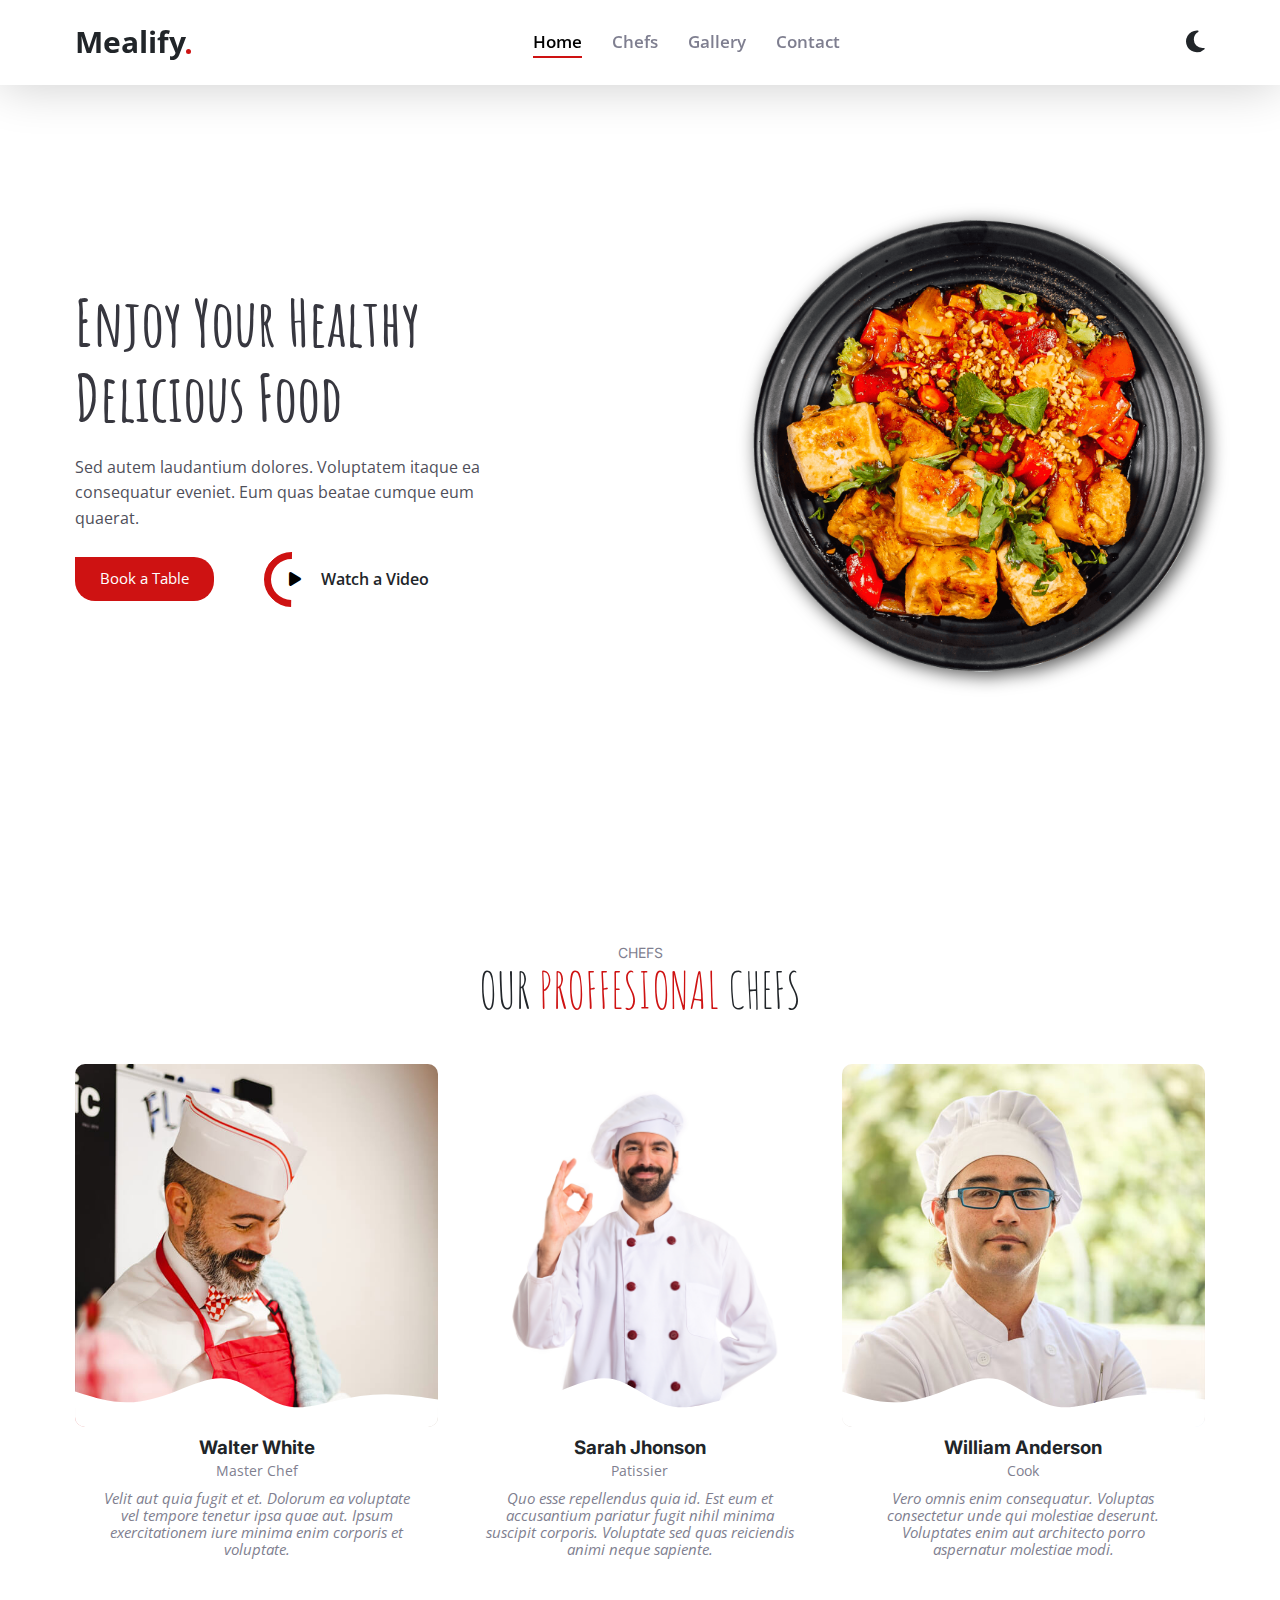
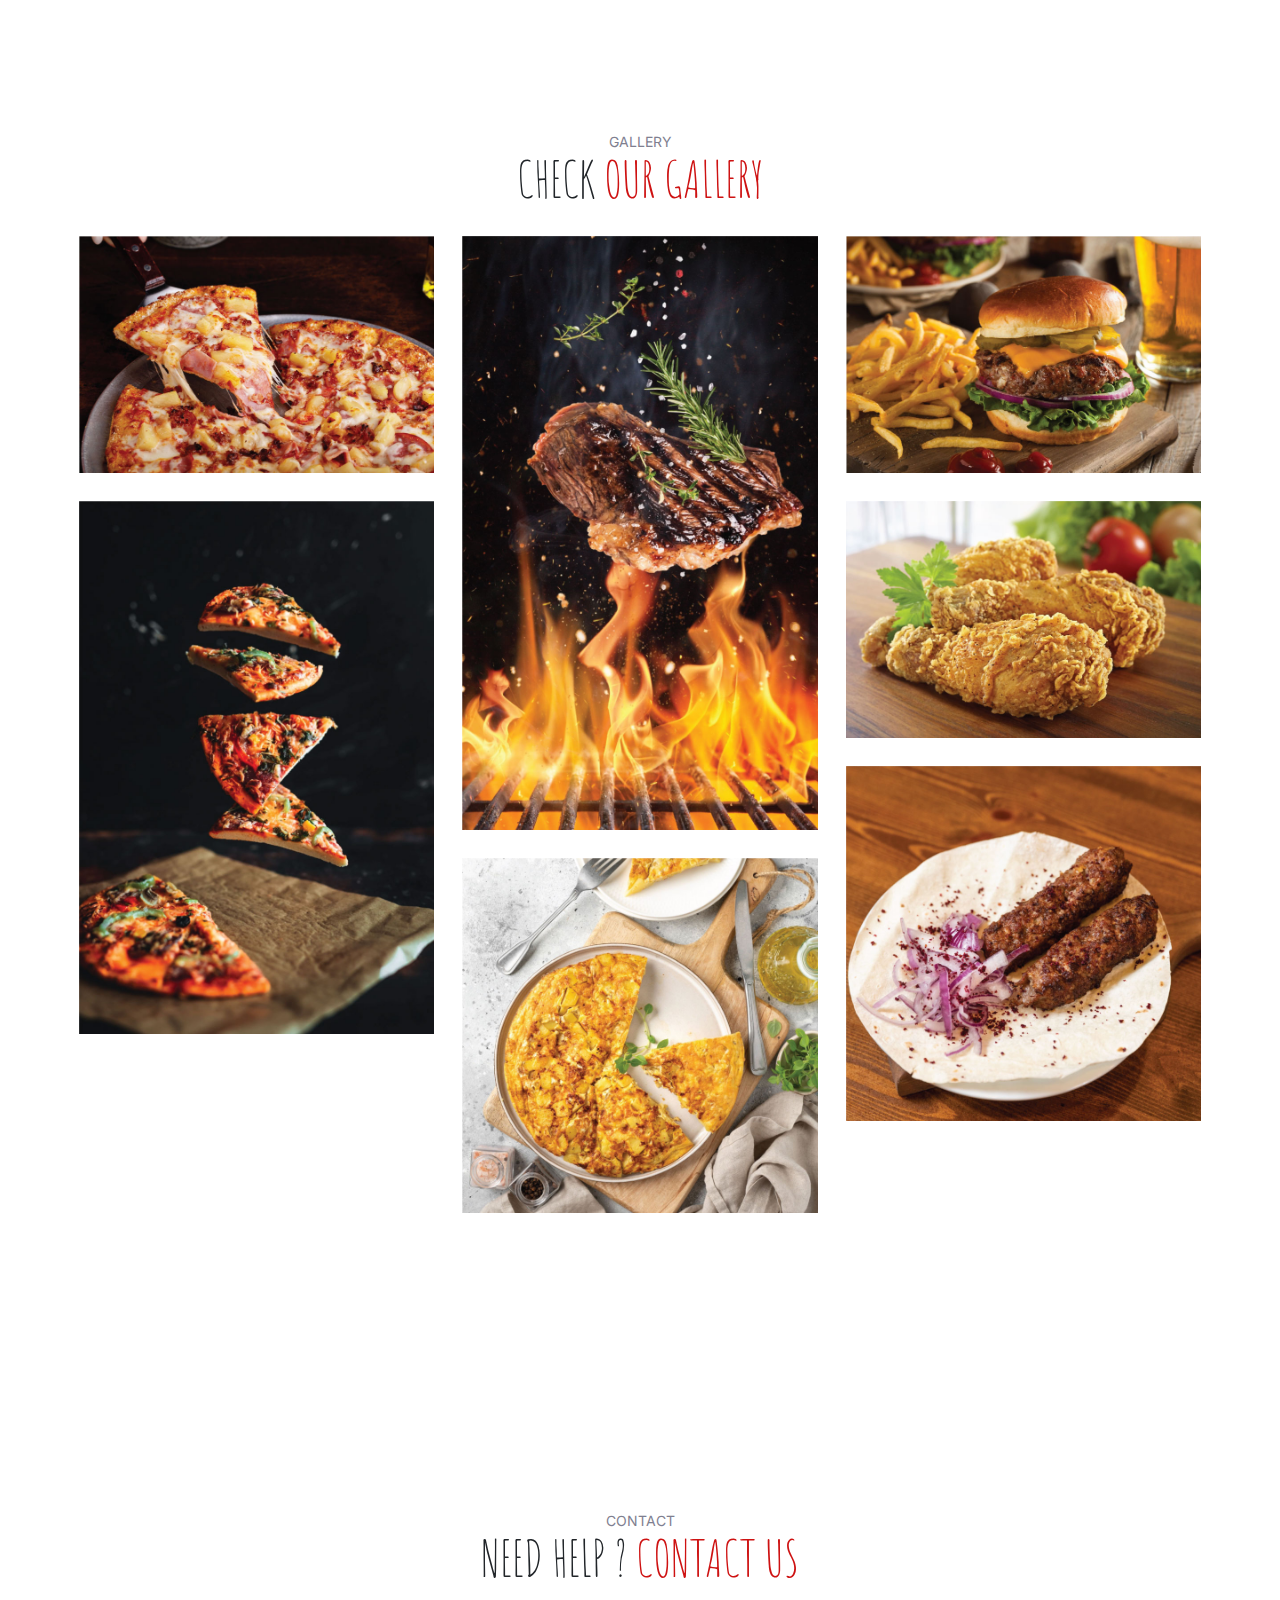
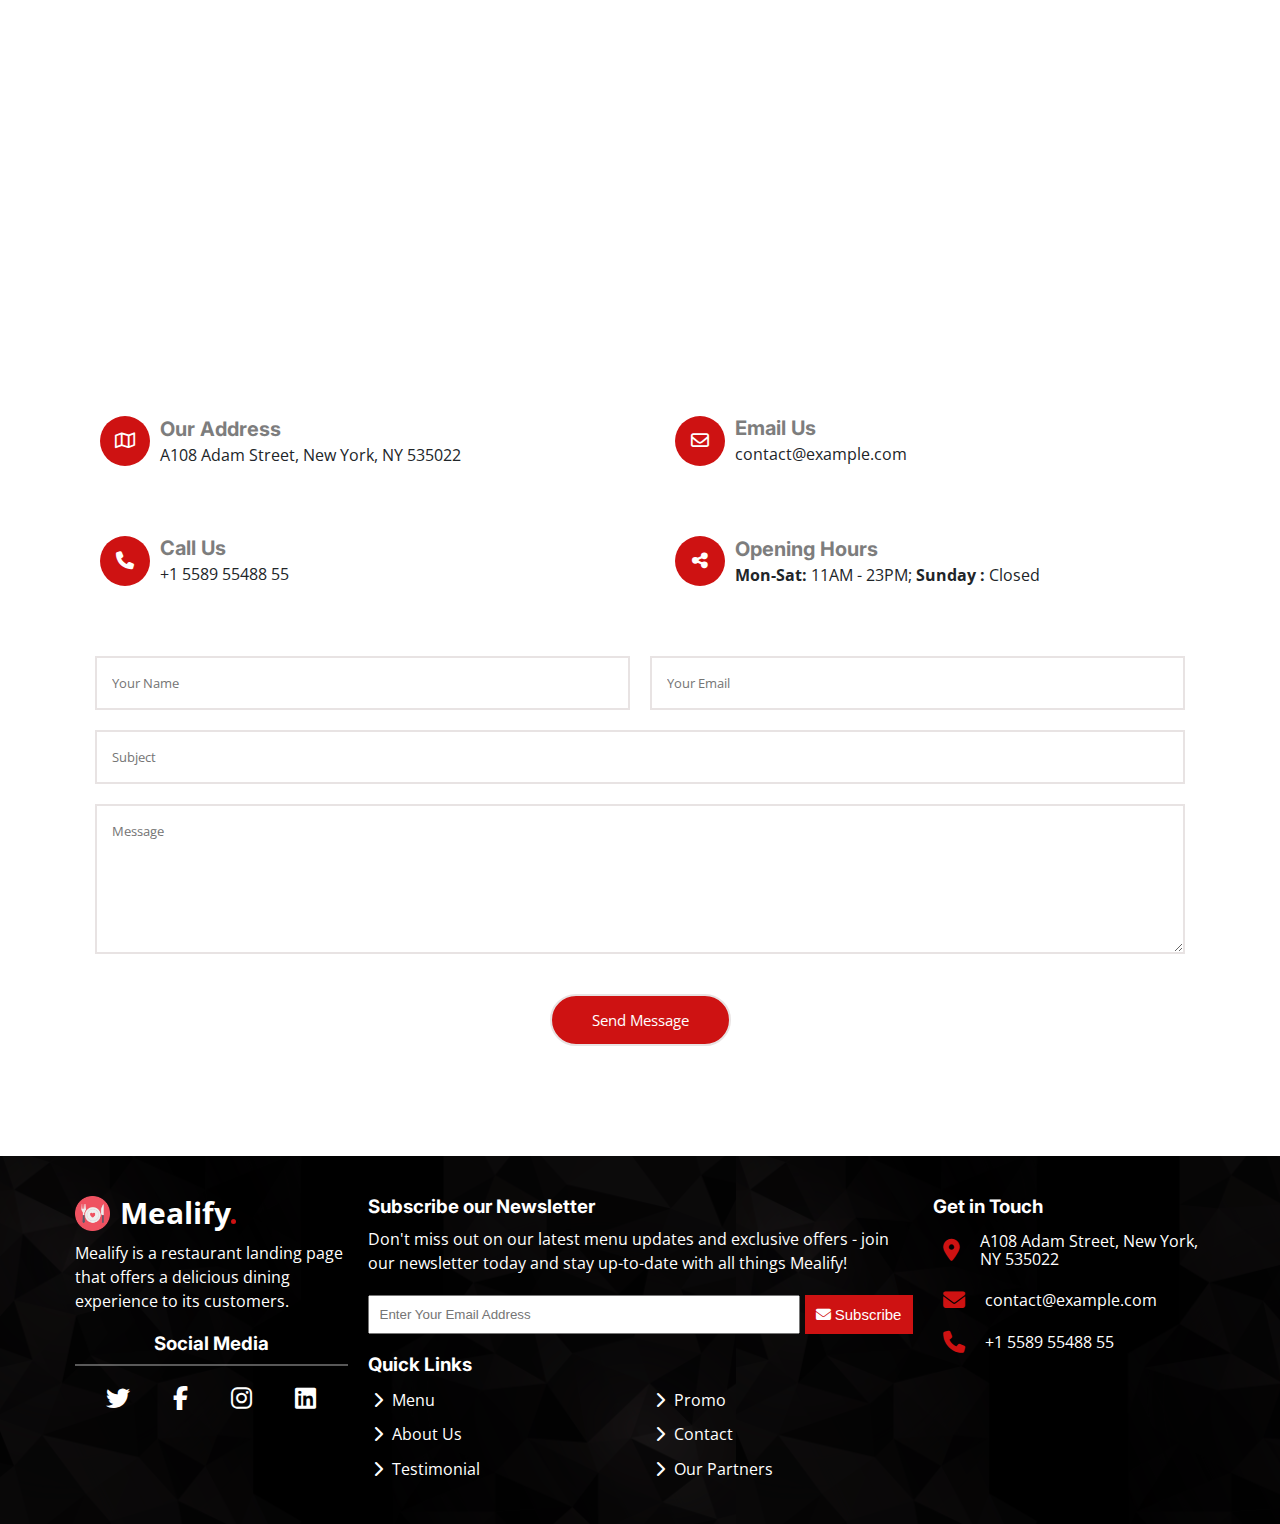
<file: Mealify/index.html>
<!DOCTYPE html>
<html lang="en">
  <head>
    <meta charset="UTF-8" />
    <meta name="viewport" content="width=device-width, initial-scale=1.0" />
    <title>Mealify</title>
    <!-- Normalize CSS  -->
    <link rel="stylesheet" href="./css/normalize.css" />
    <!-- Main CSS  -->
    <link rel="stylesheet" href="./css/main.css" />
    <!-- Fontawesome  -->
    <link rel="stylesheet" href="./css/all.min.css" />
    <!-- Media Queres  -->
    <link rel="stylesheet" href="./css/media.css" />
    <!-- Google Fonts  -->
    <link
      href="https://fonts.googleapis.com/css2?family=Amatic+SC:wght@400;700&family=Inter:ital,opsz,wght@0,14..32,100..900;1,14..32,100..900&family=Open+Sans:ital,wght@0,300..800;1,300..800&display=swap"
      rel="stylesheet"
    />
  </head>
  <body>
    <div class="nav">
      <div class="container">
        <div class="logo">
          <a href="index.html">mealify</a>
        </div>
        <div class="links">
          <ul>
            <li>
              <a href="#"><i class="fa-solid fa-xmark"></i></a>
            </li>
            <li><a class="active" href="#home">home</a></li>
            <li><a href="#chefs">chefs</a></li>
            <li><a href="#gallery">gallery</a></li>
            <li><a href="#contact">contact</a></li>
          </ul>
        </div>
        <div class="icons">
          <i class="fa-solid fa-moon"></i>
          <i class="fa-solid fa-bars hover"></i>
        </div>
      </div>
    </div>
    <div id="home" class="home">
      <div class="container">
        <div class="home-content">
          <h2>Enjoy Your Healthy Delicious Food</h2>
          <p>
            Sed autem laudantium dolores. Voluptatem itaque ea consequatur
            eveniet. Eum quas beatae cumque eum quaerat.
          </p>
          <div class="home-icons">
            <div class="icon-1">
              <button><a href="#">Book a Table</a></button>
            </div>
            <div class="icon-2">
              <div class="half-circle"></div>
              <i class="fa-solid fa-play"></i>
              <a href="#">Watch a Video</a>
            </div>
          </div>
        </div>
        <div class="home-image">
          <img src="./images/hero-img.png" alt="home-image" />
        </div>
      </div>
    </div>
    <div id="chefs" class="chefs">
      <div class="container">
        <h2>chefs</h2>
        <p>our <span>Proffesional</span> Chefs</p>
        <div class="chefs-cards">
          <div class="chefs-card">
            <div class="card-image">
              <div class="hover-card">
                <a href="#">
                  <i class="fa-brands fa-twitter"></i>
                </a>
                <a href="#">
                  <i class="fa-brands fa-facebook-f"></i>
                </a>
                <a href="#">
                  <i class="fa-brands fa-instagram"></i>
                </a>
                <a href="#">
                  <i class="fa-brands fa-linkedin"></i>
                </a>
              </div>
              <img src="./images/chefs-1.jpg" alt="chefs-1" />
            </div>
            <div class="card-body">
              <div class="inner">
                <h3>Walter White</h3>
                <span>Master Chef </span>
                <p>
                  Velit aut quia fugit et et. Dolorum ea voluptate vel tempore
                  tenetur ipsa quae aut. Ipsum exercitationem iure minima enim
                  corporis et voluptate.
                </p>
              </div>
            </div>
          </div>
          <div class="chefs-card">
            <div class="card-image">
              <div class="hover-card">
                <a href="#">
                  <i class="fa-brands fa-twitter"></i>
                </a>
                <a href="#">
                  <i class="fa-brands fa-facebook-f"></i>
                </a>
                <a href="#">
                  <i class="fa-brands fa-instagram"></i>
                </a>
                <a href="#">
                  <i class="fa-brands fa-linkedin"></i>
                </a>
              </div>
              <img src="./images/chefs-2.jpg" alt="chefs-2" />
            </div>
            <div class="card-body">
              <div class="inner">
                <h3>Sarah Jhonson</h3>
                <span>Patissier </span>
                <p>
                  Quo esse repellendus quia id. Est eum et accusantium pariatur
                  fugit nihil minima suscipit corporis. Voluptate sed quas
                  reiciendis animi neque sapiente.
                </p>
              </div>
            </div>
          </div>
          <div class="chefs-card">
            <div class="card-image">
              <div class="hover-card">
                <a href="#">
                  <i class="fa-brands fa-twitter"></i>
                </a>
                <a href="#">
                  <i class="fa-brands fa-facebook-f"></i>
                </a>
                <a href="#">
                  <i class="fa-brands fa-instagram"></i>
                </a>
                <a href="#">
                  <i class="fa-brands fa-linkedin"></i>
                </a>
              </div>
              <img src="./images/chefs-3.jpg" alt="chefs-3" />
            </div>
            <div class="card-body">
              <div class="inner">
                <h3>William Anderson</h3>
                <span>Cook </span>
                <p>
                  Vero omnis enim consequatur. Voluptas consectetur unde qui
                  molestiae deserunt. Voluptates enim aut architecto porro
                  aspernatur molestiae modi.
                </p>
              </div>
            </div>
          </div>
        </div>
      </div>
    </div>
    <div id="gallery" class="gallery">
      <div class="container">
        <div class="main-title">
          <h2>gallery</h2>
          <p>
            Check
            <span>Our Gallery</span>
          </p>
        </div>

        <div class="gallery-menu">
          <div class="menu-image pizza">
            <div class="gallery-hover">
              <div class="content">
                <h2>Pizza</h2>
                <p>Hawaiian pizza with ham and pineapple</p>
              </div>
            </div>
            <img src="./images/meal-1.jpg" alt="meal-1" />
          </div>
          <div class="menu-image steak">
            <div class="gallery-hover">
              <div class="content">
                <h2>Beef steaks</h2>
                <p>
                  Tasty beef steaks flying above cast iron grate with fire
                  flames.
                </p>
              </div>
            </div>
            <img src="./images/meal-2.jpg" alt="meal-2" />
          </div>
          <div class="menu-image burger">
            <div class="gallery-hover">
              <div class="content">
                <h2>Burger</h2>
                <p>grass fed bison hamburger with chips & beer</p>
              </div>
            </div>
            <img src="./images/meal-3.jpg" alt="meal-3" />
          </div>
          <div class="menu-image pizza-slices">
            <div class="gallery-hover">
              <div class="content">
                <h2>Levitation pizza</h2>
                <p>Levitation pizza on black background.</p>
              </div>
            </div>
            <img src="./images/meal-4.jpg" alt="meal-4" />
          </div>
          <div class="menu-image fried">
            <div class="gallery-hover">
              <div class="content">
                <h2>Crispy Fried Chicken</h2>
                <p>
                  Golden brown chicken legs with a crunchy coating and juicy
                  meat
                </p>
              </div>
            </div>
            <img src="./images/meal-5.jpg" alt="meal-5" />
          </div>
          <div class="menu-image kofta">
            <div class="gallery-hover">
              <div class="content">
                <h2>Lyulya kebab</h2>
                <p>
                  Tender and juicy skewers of ground lamb or beef, flavored with
                  aromatic spices and herbs
                </p>
              </div>
            </div>
            <img src="./images/meal-6.jpg" alt="meal-6" />
          </div>
          <div class="menu-image omelette">
            <div class="gallery-hover">
              <div class="content">
                <h2>Frittata</h2>
                <p>Frittata or potato pie in a ceramic plate</p>
              </div>
            </div>
            <img src="./images/meal-7.jpg" alt="meal-7" />
          </div>
        </div>
      </div>
    </div>
    <div id="contact" class="contact">
      <div class="container">
        <div class="main-title">
          <h2>contact</h2>
          <p>Need Help ? <span>Contact Us</span></p>
        </div>
        <div class="map">
          <iframe
            src="https://www.google.com/maps/embed?pb=!1m18!1m12!1m3!1d55247.98988816921!2d31.24844144863282!3d30.065552599999993!2m3!1f0!2f0!3f0!3m2!1i1024!2i768!4f13.1!3m3!1m2!1s0x14583fccc4e5bfc5%3A0xc551dcd71cfb036c!2sRoute%20Academy!5e0!3m2!1sen!2seg!4v1729343321250!5m2!1sen!2seg"
            width="100%"
            height="350"
            style="border: 0"
            allowfullscreen=""
            loading="lazy"
            referrerpolicy="no-referrer-when-downgrade"
          ></iframe>
        </div>
        <div class="contact-informations">
          <div class="contact-details">
            <div class="contact-icon">
              <i class="fa-regular fa-map"></i>
            </div>
            <div class="contact-text">
              <h3>Our Address</h3>
              <p>A108 Adam Street, New York, NY 535022</p>
            </div>
          </div>
          <div class="contact-details">
            <div class="contact-icon">
              <i class="fa-regular fa-envelope"></i>
            </div>
            <div class="contact-text">
              <h3>Email Us</h3>
              <a href="#contact@example.com">contact@example.com</a>
            </div>
          </div>
          <div class="contact-details">
            <div class="contact-icon">
              <i class="fa-solid fa-phone"></i>
            </div>
            <div class="contact-text">
              <h3>Call Us</h3>
              <a href="#+1 5589 55488 55">+1 5589 55488 55</a>
            </div>
          </div>
          <div class="contact-details">
            <div class="contact-icon">
              <i class="fa-solid fa-share-nodes"></i>
            </div>
            <div class="contact-text">
              <h3>Opening Hours</h3>
              <p>
                <span>Mon-Sat:</span> 11AM - 23PM; <span>Sunday :</span> Closed
              </p>
            </div>
          </div>
        </div>
        <form>
          <div class="input-fields">
            <div class="section-1">
              <input
                type="text"
                class="name"
                placeholder="Your Name"
                name="name"
                required
              />
              <input
                type="email"
                class="email"
                placeholder="Your Email"
                name="email"
                required
              />
            </div>
            <div class="section-2">
              <input
                type="text"
                class="subject"
                placeholder="Subject"
                name="subject"
                required
              />
            </div>
            <div class="section-3">
              <textarea
                name="text-area"
                id="text-area"
                class="text-area"
                placeholder="Message"
                required
              ></textarea>
            </div>
            <div class="button">
              <input type="submit" value="Send Message" />
            </div>
          </div>
        </form>
      </div>
    </div>
    <div class="footer">
      <div class="container">
        <div class="footer-sections">
          <div class="section-1">
            <div class="fav-img">
              <img src="./images/favicon.png" alt="fav-icon" />
              <h2>mealify</h2>
            </div>
            <p>
              Mealify is a restaurant landing page that offers a delicious
              dining experience to its customers.
            </p>
            <h3>Social Media</h3>
            <ul>
              <li>
                <a href="#"><i class="fa-brands fa-twitter"></i></a>
              </li>
              <li>
                <a href="#"><i class="fa-brands fa-facebook-f"></i></a>
              </li>
              <li>
                <a href="#"><i class="fa-brands fa-instagram"></i></a>
              </li>
              <li>
                <a href="#"><i class="fa-brands fa-linkedin"></i></a>
              </li>
            </ul>
          </div>
          <div class="section-2">
            <h3>Subscribe our Newsletter</h3>
            <p>
              Don't miss out on our latest menu updates and exclusive offers -
              join our newsletter today and stay up-to-date with all things
              Mealify!
            </p>
            <form>
              <input
                type="email"
                placeholder="Enter Your Email Address"
                required
              />
              <button>
                <i class="fa-regular fa-envelope"></i>
                subscribe
              </button>
            </form>
            <h3>Quick Links</h3>
            <ul>
              <li>
                <i class="fa-solid fa-chevron-right"></i>
                <a href="#">Menu</a>
              </li>
              <li>
                <i class="fa-solid fa-chevron-right"></i>
                <a href="#">Promo</a>
              </li>
              <li>
                <i class="fa-solid fa-chevron-right"></i>
                <a href="#">About Us</a>
              </li>
              <li>
                <i class="fa-solid fa-chevron-right"></i>
                <a href="#">Contact</a>
              </li>
              <li>
                <i class="fa-solid fa-chevron-right"></i>
                <a href="#">Testimonial</a>
              </li>
              <li>
                <i class="fa-solid fa-chevron-right"></i>
                <a href="#">Our Partners</a>
              </li>
            </ul>
          </div>
          <div class="section-3">
            <h3>Get in Touch</h3>
            <ul>
              <li>
                <i class="fa-solid fa-location-dot"></i>
                <span>A108 Adam Street, New York, NY 535022</span>
              </li>
              <li>
                <i class="fa-regular fa-envelope"></i>
                <a href="#contact@example.com">contact@example.com</a>
              </li>
              <li>
                <i class="fa-solid fa-phone"></i>
                <a href="#+1 5589 55488 55">+1 5589 55488 55</a>
              </li>
            </ul>
          </div>
        </div>
      </div>
    </div>
  </body>
</html>
</file>
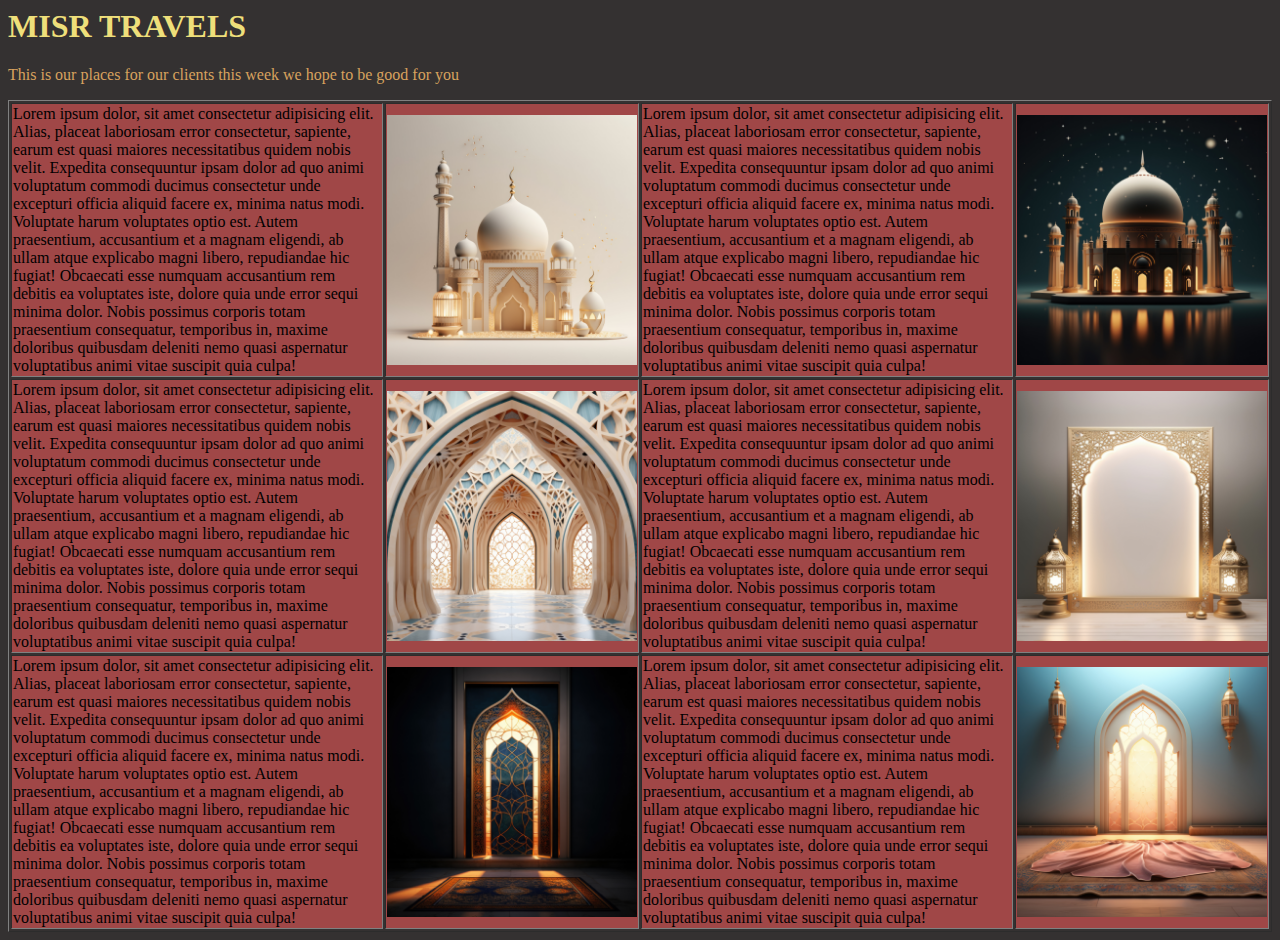
<file: Table-Design/index.html>
<html>

<head>
    <title>Assignment 1 | Table Design</title>
</head>

<body style="background-color: #343131;">
    <h1 style="color: #EEDF7A;">MISR TRAVELS</h1>
    <P style="color: #D8A25E;">This is our places for our clients this week we hope to be good for you</P>
    <table border="1" width="100%">
        <tbody>
            <tr style="background-color: #A04747;">
                <td>
                    <p>Lorem ipsum dolor, sit amet consectetur adipisicing elit. Alias, placeat laboriosam error
                        consectetur, sapiente, earum est quasi maiores necessitatibus quidem nobis velit. Expedita
                        consequuntur ipsam dolor ad quo animi voluptatum commodi ducimus consectetur unde excepturi
                        officia aliquid facere ex, minima natus modi. Voluptate harum voluptates optio est. Autem
                        praesentium, accusantium et a magnam eligendi, ab ullam atque explicabo magni libero,
                        repudiandae hic fugiat! Obcaecati esse numquam accusantium rem debitis ea voluptates iste,
                        dolore quia unde error sequi minima dolor. Nobis possimus corporis totam praesentium
                        consequatur, temporibus in, maxime doloribus quibusdam deleniti nemo quasi aspernatur
                        voluptatibus animi vitae suscipit quia culpa!</p>
                </td>
                <td><img src="images/mosque_1.jpg" width="250" alt="mosque_1"></td>
                <td>
                    <p>Lorem ipsum dolor, sit amet consectetur adipisicing elit. Alias, placeat laboriosam error
                        consectetur, sapiente, earum est quasi maiores necessitatibus quidem nobis velit. Expedita
                        consequuntur ipsam dolor ad quo animi voluptatum commodi ducimus consectetur unde excepturi
                        officia aliquid facere ex, minima natus modi. Voluptate harum voluptates optio est. Autem
                        praesentium, accusantium et a magnam eligendi, ab ullam atque explicabo magni libero,
                        repudiandae hic fugiat! Obcaecati esse numquam accusantium rem debitis ea voluptates iste,
                        dolore quia unde error sequi minima dolor. Nobis possimus corporis totam praesentium
                        consequatur, temporibus in, maxime doloribus quibusdam deleniti nemo quasi aspernatur
                        voluptatibus animi vitae suscipit quia culpa!</p>
                </td>
                <td><img src="images/mosque_2.jpg" width="250" alt="mosque_2"></td>
            </tr>
            <tr style="background-color: #A04747;">
                <td>
                    <p>Lorem ipsum dolor, sit amet consectetur adipisicing elit. Alias, placeat laboriosam error
                        consectetur, sapiente, earum est quasi maiores necessitatibus quidem nobis velit. Expedita
                        consequuntur ipsam dolor ad quo animi voluptatum commodi ducimus consectetur unde excepturi
                        officia aliquid facere ex, minima natus modi. Voluptate harum voluptates optio est. Autem
                        praesentium, accusantium et a magnam eligendi, ab ullam atque explicabo magni libero,
                        repudiandae hic fugiat! Obcaecati esse numquam accusantium rem debitis ea voluptates iste,
                        dolore quia unde error sequi minima dolor. Nobis possimus corporis totam praesentium
                        consequatur, temporibus in, maxime doloribus quibusdam deleniti nemo quasi aspernatur
                        voluptatibus animi vitae suscipit quia culpa!</p>
                </td>
                <td><img src="images/mosque_3.jpg" width="250" alt="mosque_3"></td>
                <td>
                    <p>Lorem ipsum dolor, sit amet consectetur adipisicing elit. Alias, placeat laboriosam error
                        consectetur, sapiente, earum est quasi maiores necessitatibus quidem nobis velit. Expedita
                        consequuntur ipsam dolor ad quo animi voluptatum commodi ducimus consectetur unde excepturi
                        officia aliquid facere ex, minima natus modi. Voluptate harum voluptates optio est. Autem
                        praesentium, accusantium et a magnam eligendi, ab ullam atque explicabo magni libero,
                        repudiandae hic fugiat! Obcaecati esse numquam accusantium rem debitis ea voluptates iste,
                        dolore quia unde error sequi minima dolor. Nobis possimus corporis totam praesentium
                        consequatur, temporibus in, maxime doloribus quibusdam deleniti nemo quasi aspernatur
                        voluptatibus animi vitae suscipit quia culpa!</p>
                </td>
                <td><img src="images/mosque_4.jpg" width="250" alt="mosque_4"></td>
            </tr>
            <tr style="background-color: #A04747;">
                <td>
                    <p>Lorem ipsum dolor, sit amet consectetur adipisicing elit. Alias, placeat laboriosam error
                        consectetur, sapiente, earum est quasi maiores necessitatibus quidem nobis velit. Expedita
                        consequuntur ipsam dolor ad quo animi voluptatum commodi ducimus consectetur unde excepturi
                        officia aliquid facere ex, minima natus modi. Voluptate harum voluptates optio est. Autem
                        praesentium, accusantium et a magnam eligendi, ab ullam atque explicabo magni libero,
                        repudiandae hic fugiat! Obcaecati esse numquam accusantium rem debitis ea voluptates iste,
                        dolore quia unde error sequi minima dolor. Nobis possimus corporis totam praesentium
                        consequatur, temporibus in, maxime doloribus quibusdam deleniti nemo quasi aspernatur
                        voluptatibus animi vitae suscipit quia culpa!</p>
                </td>
                <td><img src="images/mosque_5.jpg" width="250" alt="mosque_5"></td>
                <td>
                    <p>Lorem ipsum dolor, sit amet consectetur adipisicing elit. Alias, placeat laboriosam error
                        consectetur, sapiente, earum est quasi maiores necessitatibus quidem nobis velit. Expedita
                        consequuntur ipsam dolor ad quo animi voluptatum commodi ducimus consectetur unde excepturi
                        officia aliquid facere ex, minima natus modi. Voluptate harum voluptates optio est. Autem
                        praesentium, accusantium et a magnam eligendi, ab ullam atque explicabo magni libero,
                        repudiandae hic fugiat! Obcaecati esse numquam accusantium rem debitis ea voluptates iste,
                        dolore quia unde error sequi minima dolor. Nobis possimus corporis totam praesentium
                        consequatur, temporibus in, maxime doloribus quibusdam deleniti nemo quasi aspernatur
                        voluptatibus animi vitae suscipit quia culpa!</p>
                </td>
                <td><img src="images/mosque_6.jpg" width="250" alt="mosque_6"></td>
            </tr>
        </tbody>
    </table>
</body>

</html>
</file>
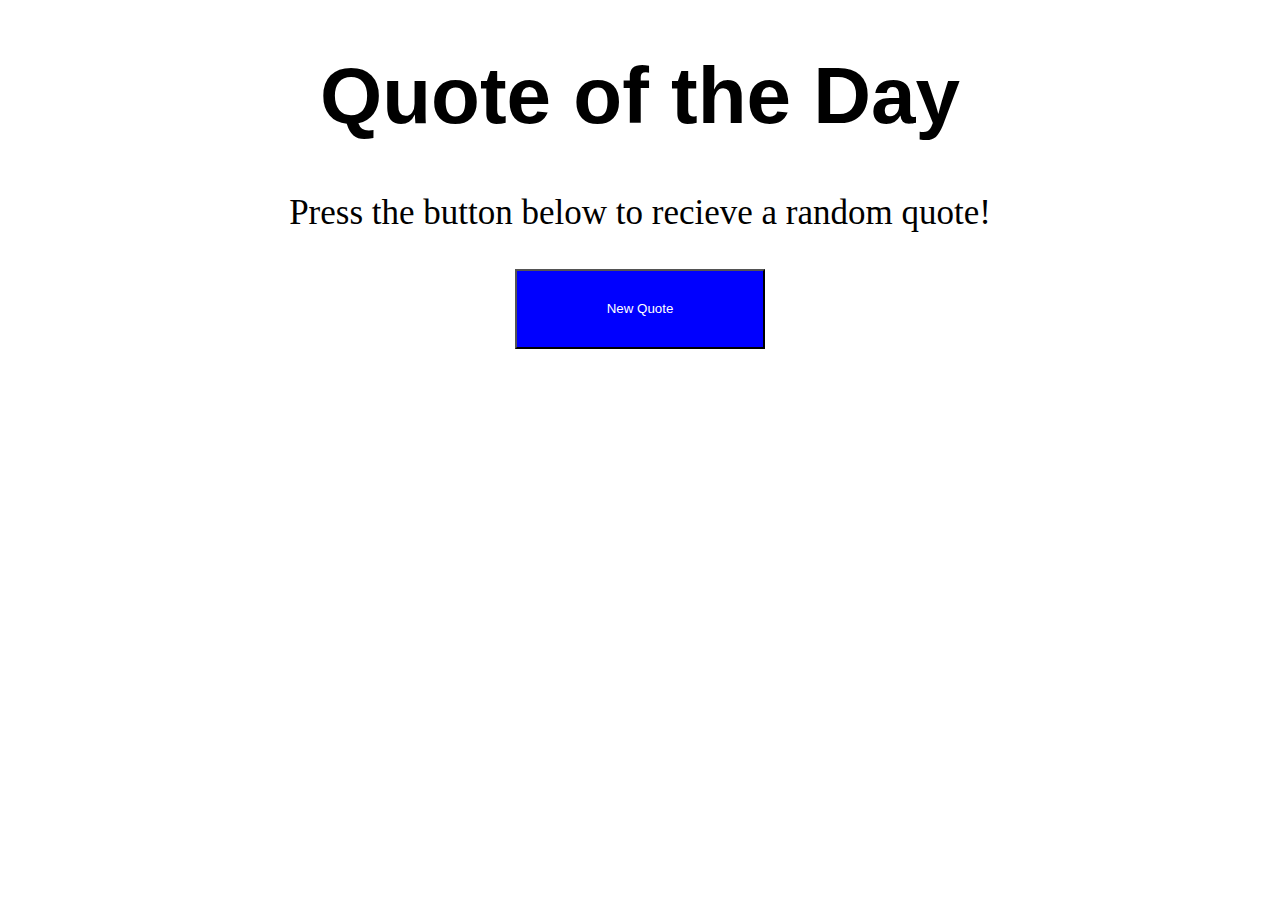
<file: JavaScript/JS_2/index.html>
<!DOCTYPE html>
<html lang="en">
  <head>
    <meta charset="UTF-8" />
    <meta name="viewport" content="width=device-width, initial-scale=1.0" />
    <!-- Bootstrap CSS  -->
    <link rel="stylesheet" href="./css/bootstrap.min.css" />
    <!-- Main CSS  -->
    <link rel="stylesheet" href="./css/main.css" />
    <title>Quotes App</title>
  </head>
  <body>
    <div class="container text-center">
      <h1 class="my-5">Quote of the Day</h1>
      <p>Press the button below to recieve a random quote!</p>
      <button onclick="generateQuotes()">New Quote</button>
      <p id="quoteOutput"></p>
      <p id="authorOutput"></p>
    </div>

    <script src="./Js/main.js"></script>
  </body>
</html>
</file>
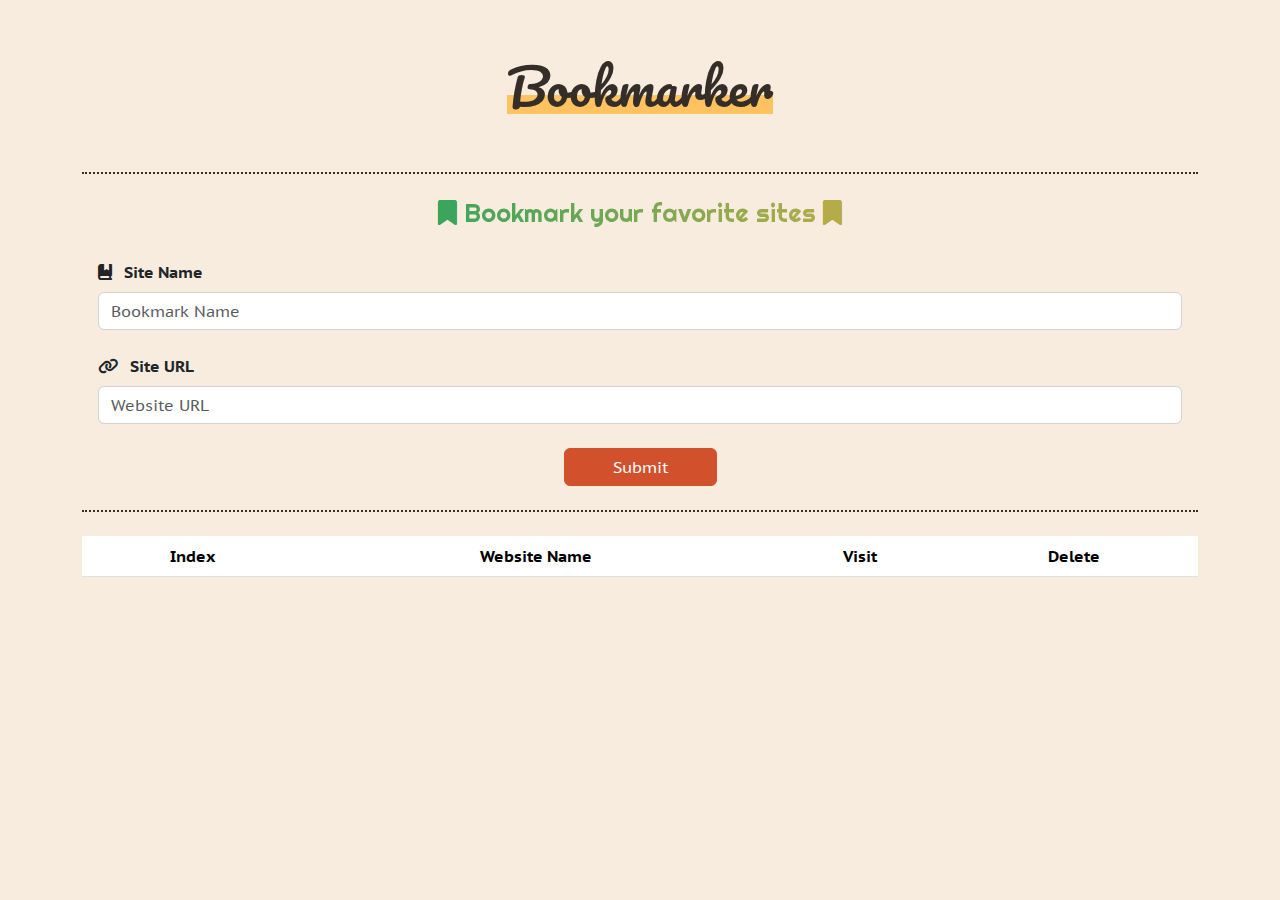
<file: JavaScript/JS_3/index.html>
<!DOCTYPE html>
<html lang="en">

<head>
  <meta charset="UTF-8">
  <meta name="viewport" content="width=device-width, initial-scale=1.0">
  <!-- Fontawesome CSS  -->
  <link rel="stylesheet" href="./css/all.min.css">
  <!-- Bootstrap CSS  -->
  <link rel="stylesheet" href="./css/bootstrap.min.css">
  <!-- Main CSS  -->
  <link rel="stylesheet" href="./css/main.css">
  <title>Bookmark</title>
</head>

<body>
  <main class="py-5">
    <div class="container">
      <h1 class="py-2 position-relative mx-auto">bookmarker</h1>
      <div class="bookmark-box  p-3 py-4 mt-5 d-flex flex-column justify-content-center align-items-center gap-4">
        <h2 class="text-center">
          <i class="fa-solid fa-bookmark"></i>
          Bookmark your favorite sites
          <i class="fa-solid fa-bookmark"></i>
        </h2>
        <div class="site-name w-100">
          <label for="site_name" class="pb-2">
            <i class="fa-solid fa-book-bookmark pe-2"></i>
            Site Name
          </label>
          <input type="text" class="form-control" placeholder="Bookmark Name" oninput="validationName ()"
            id="site_name" name="siteName" required>
        </div>
        <div class="site-url w-100">
          <label for="site_url" class="pb-2">
            <i class="fa-solid fa-link pe-2"></i>
            Site URL
          </label>
          <input type="text" class="form-control" placeholder="Website URL" oninput="validationUrl ()" id="site_url"
            name="siteUrl" required>
        </div>
        <button onclick="addSite()" class="btn btn-submit px-5 mx-auto" id="submitBtn" type="submit">Submit</button>
      </div>
      <table class=" table mt-4 text-center bg-light">
        <thead>
          <tr>
            <th class="text-capitalize p-2">index</th>
            <th class="text-capitalize p-2">Website Name</th>
            <th class="text-capitalize p-2">Visit</th>
            <th class="text-capitalize p-2">Delete</th>
          </tr>
        </thead>
        <tbody id="tableBody">
        </tbody>
      </table>
      <div class="modal fade" id="staticBackdrop" data-bs-backdrop="static" data-bs-keyboard="false" tabindex="-1"
        aria-labelledby="staticBackdropLabel" style="display: none;" aria-hidden="true">
        <div class="modal-dialog modal-dialog-centered">
          <div class="modal-content">
            <div class="modal-header">
              <div class="circles d-flex">
                <span class="rounded-circle me-2"></span>
                <span class="rounded-circle me-2"></span>
                <span class="rounded-circle me-2"></span>
              </div>
              <button type="button" class="btn-close" data-bs-dismiss="modal" aria-label="Close"></button>
            </div>
            <div class="modal-body">
              <p class="m-0 pb-2">
                Site Name or Url is not valid, Please follow the rules below :
              </p>
              <ul class="rules list-unstyled m-0">
                <li>
                  <i class="fa-regular fa-circle-right p-2"></i>Site name must
                  contain at least 3 characters
                </li>
                <li>
                  <i class="fa-regular fa-circle-right p-2"></i>Site URL must be a
                  valid one
                </li>
              </ol>
            </div>
            <div class="modal-footer">
              <button type="button" class="btn btn-secondary" data-bs-dismiss="modal">Close</button>
              <button type="button" class="btn btn-primary" data-bs-dismiss="modal">Understood</button>
            </div>
          </div>
        </div>
      </div>
    </div>
  </main>
  <script src="./js/bootstrap.bundle.min.js"></script>
  <script src="./js/main.js"></script>

</body>

</html>
</file>
<file: Bakery/css/style.css>
* {
    padding: 0;
    margin: 0;
    box-sizing: border-box;
    -moz-box-sizing: border-box;
    -webkit-box-sizing: border-box;
}

html {
    scroll-behavior: smooth;
}

body {
    font-family: "Alegreya", serif;
    font-optical-sizing: auto;
    font-weight: 400;
    font-size: 16px;
    font-style: normal;
}

.special-p {
    font-family: "Alegreya Sans", sans-serif;
    color: #686868;
    font-size: 17px;
    font-weight: lighter;
    line-height: 1.9;
}

.special-h {
    font-family: "Alegreya", serif;
    margin-top: 60px;
    margin-bottom: 30px;
    font-size: 32px;
    font-weight: 400;
    color: #303030;
}

.special-h3 {
    font-family: "Alegreya", serif;
    margin-top: 40px;
    margin-bottom: 20px;
    font-size: 22px;
    font-weight: 400;
    color: #303030;
}

.footer-h3 {
    font-family: "Alegreya", serif;
    font-size: 18px;
    font-weight: 300;
    color: white;
    margin-bottom: 25px;
}

.footer-p {
    font-family: "Alegreya Sans", sans-serif;
    font-size: 16px;
    color: #969696;
    line-height: 1.9;
}

.container {
    width: 70%;
    padding-left: 10px;
    padding-right: 10px;
    margin-left: auto;
    margin-right: auto;
}


.home .container {
    padding: 20px;
}

.logo {
    width: 175px;
}

a.float {
    float: left;
}

ul {
    float: right;
    list-style-type: none;
}

ul li {
    display: inline-block;
    margin-left: 25px;
    padding-top: 13px;
}

ul li a {
    text-decoration: none;
    color: white;
    font-size: 18px;
}

ul li a:hover {
    color: #ac987a;
    transition: 0.2s;
}

.btn1:hover {
    background-color: white;
    transition: 0.2s;
}

.btn1:hover a {
    color: #333333;
    font-weight: bold;
    transition: 0.2s;
}

.btn2:hover {
    background-color: white;
    transition: 0.2s;
}

.btn2:hover a {
    color: #333333;
    font-weight: bold;
    transition: 0.2s;
}


.clear-fix {
    clear: both;
}

.home {
    background-image: url(../images/Bakery_home.jpg);
    background-size: cover;
    background-repeat: no-repeat;
    background-position: center;
}

.home-text {
    margin-top: 200px;
    text-align: center;
    margin-bottom: 200px;
}

.home-text h1 {
    font-weight: 300;
    font-size: 70px;
    margin-top: 15px;
    margin-bottom: 30px;
}

.home-text p {
    font-family: "Alegreya Sans", sans-serif;
    font-weight: lighter;
    font-size: 22px;
}

.home-text .text {
    font-family: "Alegreya Sans", sans-serif;
    font-weight: lighter;
    font-size: 24px;
}

.home-text .text-margin {
    font-family: "Alegreya Sans", sans-serif;
    font-weight: lighter;
    font-size: 24px;
    margin-top: 10px;
    margin-bottom: 40px;
}

.color-white {
    color: white;
}

.color-opacity {
    color: rgba(255, 255, 255, 0.85);
}

.home-button {
    display: inline-block;
    margin-left: 20px;
    padding: 15px 25px;
    font-family: "Alegreya Sans", sans-serif;
    font-weight: 300;
}

.btn1 {
    border: 2px solid transparent;
    border-radius: 5px;
    background-color: #8e7754;

}

.btn2 {
    border: 2px solid white;
    background-color: rgba(255, 255, 255, 0.014);
    border-radius: 5px;
}

.home-button a {
    text-decoration: none;
}

.who-we-are .container {
    padding: 20px;
    margin-top: 70px;
    margin-bottom: 120px;
}

.who-we-are .img {
    display: inline-block;
    width: 50%;
}

.who-we-are .img img {
    width: 100%;
}

.who-we-are h2 {
    font-family: "Alegreya", serif;
    margin-top: 60px;
    margin-bottom: 30px;
    font-size: 32px;
    font-weight: 400;
    color: #303030;
}

.who-we-are .special-p {
    color: #686868;
    font-size: 17px;
    font-weight: lighter;
    line-height: 1.9;
}

.who-we-are h2+p {
    margin-bottom: 30px;
}

.text-box {
    font-family: "Alegreya Sans", sans-serif;
    display: inline-block;
    width: 43%;
    vertical-align: top;
    margin-left: 70px;
    margin-top: 30px;
}

i+p {
    display: inline-block;
}

.icon {
    margin-bottom: 20px;
}

.icon i {
    border: 1px solid rgba(0, 0, 0, 0.192);
    color: #8e7754;
    font-size: 18px;
    background-color: white;
    border-radius: 20px;
    padding: 10px;
    margin-right: 10px;
    margin-bottom: 10px;
}

.location .container {
    padding: 20px;
    margin-top: 70px;
    margin-bottom: 120px;
}

.location-text {
    display: inline-block;
    width: 43%;
    margin-right: 164px;
    margin-top: 30px;
}

.location-img {
    display: inline-block;
    width: 44%;
    vertical-align: top;
}

.location-img img {
    width: 100%;
}

.location-text h2+p {
    margin-bottom: 20px;
}

.baking-text {
    text-align: center;
}

.card {
    float: left;
    text-align: center;
    width: 32%;
    margin-right: calc(4% / 2);
}

.card_3 {
    margin-right: 0px;
}

.card img {
    width: 100%;
}

.baking-text p {
    margin-bottom: 50px;
}

.baking .container {
    padding: 20px;
    margin-top: 70px;
    margin-bottom: 120px;
}

.baking h2 {
    margin-top: 0;
}

.contact i {
    border: 2px solid transparent;
    color: white;
    background-color: #8e7754;
    border-radius: 20px;
    padding: 10px;
    margin-right: 10px;
    margin-bottom: 15px;
}

.contact-information {
    float: left;
    width: 42%;
    margin-right: 10%;
}

.contact-map {
    float: left;
    width: 48%;
}

.contact-map iframe {
    width: 100%;
}

.contact .container {
    padding: 20px;
    margin-top: 70px;
    margin-bottom: 120px;
}

.contact-text h2 {
    margin-top: 0;
}

.contact-text h2+p {
    margin-bottom: 20px;
}

.contact-text p+p {
    margin-bottom: 20px;
}

.footer .container {
    padding: 20px;
    margin-top: 70px;
}

.footer .first-section {
    background-color: #403d38;
}

.footer .first-section .container {
    padding-top: 60px;
    padding-bottom: 60px;
}

.footer .about-us {
    float: left;
    width: 22%;
    margin-right: calc(12% /3);
}

.footer .why-we-are {
    float: left;
    width: 22%;
    margin-right: calc(12% /3);
}

.footer .opening-hours {
    float: left;
    width: 22%;
    margin-right: calc(12% /3);
}

.footer .contact-details {
    float: left;
    width: 22%;
    margin-right: 0;
}

.footer i {
    color: #969696;
    margin-right: 5px;
}

.footer .box {
    border-bottom: 0.2px solid #9696962d;
    padding: 10px 0;
}

.footer .box:last-child {
    border-bottom: 0;
}

.footer .contact-details .box .dot {
    width: 90%;
}

.footer .contact-details .dot-box i {
    vertical-align: top;
}

.footer .contact-details .box i {
    margin-right: 10px;
}

.about-us h3+p {
    margin-bottom: 20px;
}

.second-section .container {
    margin-top: 0;
    padding-top: 70px;
    padding-bottom: 40px;
}

.footer .second-section {
    background-color: #353330;
    text-align: center;
}

.footer .second-section p {
    color: #777777;
    font-size: 15px;
    margin: 20px 0 30px;
}

.footer .second-section .icons .icon {
    display: inline;
}

.footer .second-section .icons .icon i {
    border: 1px solid rgba(0, 0, 0, 0.192);
    color: #8c8a86;
    font-size: 18px;
    background-color: #484540;
    border-radius: 20px;
}
</file>
<file: Fokir/css/main.css>
* {
  margin: 0;
  padding: 0;
  box-sizing: border-box;
  -moz-box-sizing: border-box;
  -webkit-box-sizing: border-box;
}

html {
  scroll-behavior: smooth;
}

body {
  font-family: "Roboto", sans-serif;
  margin: 0;
}

.special-p {
  color: #555555;
}

.special-h {
  color: #333333;
  font-family: "Source Sans Pro", sans-serif;
}

.special-span {
  color: #333333;
  font-weight: 500;
}

span.special-span + span {
  color: #555555;
  font-weight: 400;
  line-height: 1;
  margin-bottom: 25px;
}

.home {
  position: relative;
  height: 100vh;
  background-image: url(../images/header.jpeg);
  background-size: cover;
  background-position: center;
  background-repeat: no-repeat;
}

.container {
  width: 60%;
  padding-left: 10px;
  padding-right: 10px;
  margin-left: auto;
  margin-right: auto;
}

.overlay-layer {
  height: 100%;
  background-color: rgba(0, 0, 0, 0.8);
}

a {
  text-decoration: none;
}

.logo {
  float: left;
}

.logo a {
  display: inline-block;
  font-size: 24px;
  font-weight: bold;
  color: #ff305b;
  padding: 15px 0;
}

.links {
  float: right;
}
.links i {
  display: none;
}
.links ul li {
  list-style: none;
  display: inline-block;
  margin-right: 20px;
}

.links a {
  display: inline-block;
  color: #ffffff;
  font-weight: 300;
  letter-spacing: 0.5px;
  padding: 20px 0;
}

a.active {
  color: #ff305b;
}

.links ul li:hover a {
  color: #ff305b;
  transition: 0.3s ease-in;
}

.clear-fix {
  clear: both;
}

.home .text {
  text-align: center;
  position: absolute;
  top: 50%;
  left: 50%;
  transform: translate(-50%, -50%);
}

.home .text h3 {
  color: #ffffff;
  font-family: "Source Sans Pro", sans-serif;
  font-size: 24px;
  font-weight: 600;
  margin-bottom: 10px;
}

.home .text h1 {
  color: #ff305b;
  font-family: "Source Sans Pro", sans-serif;
  font-size: 70px;
  text-transform: uppercase;
  font-weight: bold;
  margin-bottom: 10px;
  margin-top: 0;
}

.home .text h4 {
  display: inline;
  color: #ffffff;
  font-family: "Source Sans Pro", sans-serif;
  font-size: 26px;
  text-transform: capitalize;
  font-weight: lighter;
  margin-bottom: 10px;
  margin-top: 0;
}

span.animation {
  position: relative;
  color: #ffffff;
  font-family: "Source Sans Pro", sans-serif;
  font-weight: lighter;
  font-size: 26px;
  text-transform: capitalize;
}

span.animation::before {
  content: "Developer";
  color: #ffffff;
  width: 118.5px;
  animation: words 10s infinite;
}
span.animation::after {
  content: "";
  position: absolute;
  width: calc(100% + 8px);
  height: 100%;
  background-color: #2e2d2e;
  border-left: 2px solid #ffffff;
  right: -8px;
  animation: typing 10s steps(14) infinite;
}
@keyframes words {
  20%,
  40%,
  61%,
  81% {
    content: "Developer";
  }
  0%,
  19%,
  41%,
  60%,
  82%,
  100% {
    content: "Designer";
  }
}
@keyframes typing {
  10%,
  15%,
  30%,
  35%,
  50%,
  55%,
  70%,
  75%,
  90%,
  95% {
    width: 0;
  }
  5%,
  20%,
  25%,
  40%,
  45%,
  60%,
  65%,
  80%,
  85% {
    width: calc(100% + 8px);
  }
}

.about .container {
  padding: 10px;
  margin-top: 100px;
  margin-bottom: 120px;
}

.about .image-box {
  position: relative;
  float: left;
  width: 33%;
  margin-right: 10%;
  border: 8px solid #555555;
  border-radius: 5px;
}
.about .image {
  width: 100%;
  position: relative;
  top: 20px;
  left: 20px;
}

.about .image img {
  width: 100%;
  display: block;
}
.about .image::after {
  content: "";
  background-color: rgba(0, 0, 0, 0.555);
  border-radius: 5px;
  position: absolute;
  width: 100%;
  height: 0%;
  top: 100%;
  visibility: hidden;
  left: 0;
  transition: 0.4s all ease-in-out;
}
.about .image:hover::after {
  visibility: visible;
  height: 100%;
  top: 0;
  left: 0;
}

.about .text-box {
  float: right;
  width: 57%;
}

.about .text-box .text h2::before {
  content: "";
  display: inline-block;
  position: relative;
  top: 0;
  left: 0;
  width: 4px;
  height: 25px;
  margin-right: 10px;
  background-color: #ff305b;
}

.about .text-box .text h2 {
  font-size: 34px;
  font-weight: 600;
  line-height: 22px;
  margin-bottom: 25px;
  text-transform: uppercase;
}

.about .text-box .text p {
  border-bottom: 1px dashed #999999;
  margin-bottom: 25px;
  padding-bottom: 25px;
  line-height: 26px;
}

.about .text-information {
  margin-bottom: 25px;
}

.about .text-information .part-1 {
  float: left;
  width: 40%;
}

.about .text-information .part-2 {
  float: right;
  width: 60%;
}

.about .buttons .btn-1 {
  display: inline-block;
  background-color: #ff305b;
  padding: 15px 24px;
  color: white;
  border-radius: 4px;
  margin-right: 10px;
  transition: 0.3s ease-in-out;
}

.about .buttons .btn-1:hover {
  background-color: #ff0033;
}

.about .buttons .btn-1 a {
  color: white;
  margin-right: 5px;
}

.about .buttons .btn-2 {
  display: inline-block;
  background-color: #ff305b;
  padding: 15px 24px;
  color: white;
  border-radius: 4px;
  transition: 0.3s ease-in-out;
}

.about .buttons .btn-2:hover {
  background-color: #ff0033;
}

.about .buttons .btn-2 a {
  color: white;
  margin-right: 5px;
}

.email {
  color: #7e7e7e;
}

.services .container {
  padding: 10px;
  margin-top: 100px;
  margin-bottom: 160px;
}

.services h2 {
  text-align: center;
  font-size: 34px;
  font-weight: 600;
  line-height: 30px;
  margin-bottom: 100px;
  padding-bottom: 30px;
  position: relative;
  text-transform: capitalize;
}
.services h2::before {
  content: "";
  width: 70px;
  position: absolute;
  left: 0;
  right: 0;
  bottom: 0;
  margin: 0 auto;
  border-color: #ff305b;
  border-style: solid;
  border-width: 1px 0;
  padding: 4px 0 5px;
}
.services h2::after {
  content: "";
  width: 160px;
  position: absolute;
  left: 0;
  right: 0;
  margin: 0 auto;
  background-color: #ff305b;
  bottom: 5px;
  height: 1px;
}

.services .card {
  float: left;
  width: 25%;
  text-align: center;
  transition: 0.2s ease-in-out;
}
.services .card:hover {
  box-shadow: rgba(0, 0, 0, 0.35) 0px 5px 15px;
}
.services .card:hover i {
  font-size: 32px;
}
.services .card i {
  font-size: 28px;
  color: #ff305b;
  margin-top: 30px;
  transition: 0.2s ease-in-out;
}

.services .card h3 {
  font-size: 20px;
  font-weight: 600;
  padding: 25px 0 15px;
}

.services .card p {
  line-height: 26px;
  margin-bottom: 30px;
}
.portfolio .container {
  padding: 10px;
  margin-top: 100px;
  margin-bottom: 160px;
}
.portfolio h2 {
  text-align: center;
  font-size: 34px;
  font-weight: 600;
  line-height: 30px;
  margin-bottom: 50px;
  padding-bottom: 30px;
  position: relative;
  text-transform: capitalize;
}
.portfolio h2::before {
  content: "";
  width: 70px;
  position: absolute;
  left: 0;
  right: 0;
  bottom: 0;
  margin: 0 auto;
  border-color: #ff305b;
  border-style: solid;
  border-width: 1px 0;
  padding: 4px 0 5px;
}
.portfolio h2::after {
  content: "";
  width: 160px;
  position: absolute;
  left: 0;
  right: 0;
  margin: 0 auto;
  background-color: #ff305b;
  bottom: 5px;
  height: 1px;
}
.portfolio .category {
  text-align: center;
  margin-bottom: 60px;
}
.portfolio .category a {
  color: #333333;
  font-size: 16px;
  font-weight: 400;
  letter-spacing: 1px;
  padding: 3px 12px;
  position: relative;
  text-transform: uppercase;
}
.portfolio .category a.active {
  color: #ff305b;
}
.portfolio .cards {
  margin-bottom: 140px;
}
.portfolio .cards .card {
  float: left;
  width: 33.3%;
  padding: 15px;
}
.portfolio .cards .card .image {
  position: relative;
}
.portfolio .cards .card .image:hover::after {
  visibility: visible;
  background-color: rgba(0, 0, 0, 0.6);
}
.portfolio .cards .card .image::after {
  content: "";
  background-color: rgba(0, 0, 0, 0);
  border-radius: 5px;
  position: absolute;
  width: 100%;
  height: 100%;
  top: 0;
  visibility: hidden;
  left: 0;
  transition: 0.3s all ease-in-out;
}
.portfolio .cards .card img {
  width: 100%;
  display: block;
}
.portfolio .counter-item {
  float: left;
  width: 25%;
  text-align: center;
}
.portfolio .counter-item span {
  display: block;
}
.portfolio .counter-item i + span {
  padding: 10px 0;
  font-size: 26px;
  font-weight: 800;
  color: #333333;
  font-family: "Source Sans Pro", sans-serif;
}
.portfolio .counter-item i {
  font-size: 24px;
  color: #ff305b;
}
.portfolio .counter-item span + span {
  font-family: "Source Sans Pro", sans-serif;
  color: #555555;
  font-weight: 600;
}
.feedback {
  position: relative;
}
.feedback .container {
  padding: 10px;
  margin-top: 100px;
  margin-bottom: 160px;
}
.feedback h2 {
  text-align: center;
  font-size: 34px;
  font-weight: 600;
  line-height: 30px;
  margin-bottom: 50px;
  padding-bottom: 30px;
  position: relative;
  text-transform: capitalize;
}
.feedback h2::before {
  content: "";
  width: 70px;
  position: absolute;
  left: 0;
  right: 0;
  bottom: 0;
  margin: 0 auto;
  border-color: #ff305b;
  border-style: solid;
  border-width: 1px 0;
  padding: 4px 0 5px;
}
.feedback h2::after {
  content: "";
  width: 160px;
  position: absolute;
  left: 0;
  right: 0;
  margin: 0 auto;
  background-color: #ff305b;
  bottom: 5px;
  height: 1px;
}
.client {
  position: relative;
}
.feedback .image {
  float: left;
  width: 20%;
  margin-left: 15%;
  position: relative;
  z-index: 2;
}
.feedback .image img {
  width: 50%;
  border-radius: 150px;
}
.client::after {
  border-color: #ff305b rgba(0, 0, 0, 0) rgba(0, 0, 0, 0) #ff305b;
  border-style: solid;
  border-width: 90px;
  border-top-left-radius: 5px;
  content: "";
  height: 0px;
  left: 120px;
  position: absolute;
  top: -50px;
  width: 0px;
  z-index: 1;
}
.feedback .text {
  float: right;
  width: 50%;
  margin-right: 15%;
}
.feedback .text h3 {
  margin-bottom: 10px;
  font-weight: 600;
  font-family: "Source Sans Pro", sans-serif;
  color: #333;
  font-size: 20px;
}
.feedback .text p {
  margin-top: 10px;
  margin-bottom: 20px;
  line-height: 28px;
}
.feedback .text i {
  color: rgb(199, 199, 72);
}
.feedback .text h3 + i {
  color: #777777;
}
.feedback .text i + span {
  color: #777777;
}
.feedback .text i {
  color: rgb(223, 223, 128);
}
.feedback .text i:last-child {
  color: rgb(223, 223, 175);
}
.feedback p {
  font-style: italic;
}
.blog .container {
  padding: 10px;
  margin-top: 100px;
  margin-bottom: 160px;
}
.blog h2 {
  text-align: center;
  font-size: 34px;
  font-weight: 600;
  line-height: 30px;
  margin-bottom: 50px;
  padding-bottom: 30px;
  position: relative;
  text-transform: capitalize;
}
.blog h2::before {
  content: "";
  width: 70px;
  position: absolute;
  left: 0;
  right: 0;
  bottom: 0;
  margin: 0 auto;
  border-color: #ff305b;
  border-style: solid;
  border-width: 1px 0;
  padding: 4px 0 5px;
}
.blog h2::after {
  content: "";
  width: 160px;
  position: absolute;
  left: 0;
  right: 0;
  margin: 0 auto;
  background-color: #ff305b;
  bottom: 5px;
  height: 1px;
}
.blog iframe {
  width: 100%;
  height: 193px;
}
.blog .image img {
  width: 100%;
}
.blog .blog-item {
  float: left;
  width: 33.3%;
  padding: 15px;
}
.blog .text {
  padding: 15px;
}
.blog .text a span {
  text-transform: uppercase;
  color: #333333;
}
.blog .text span {
  display: inline-block;
  color: #555555;
  margin-bottom: 10px;
}
.blog .text h3 {
  color: #333333;
  text-transform: capitalize;
  margin-bottom: 10px;
  font-weight: 600;
  font-family: "Source Sans Pro", sans-serif;
  font-size: 20px;
}
.blog .text p {
  line-height: 28px;
  color: #555555;
  margin-bottom: 15px;
}

.blog .text a span + i {
  font-size: 13px;
  color: black;
}
.contact .container {
  padding: 10px;
  margin-top: 100px;
  margin-bottom: 100px;
}
.contact h2 {
  text-align: center;
  font-size: 34px;
  font-weight: 600;
  line-height: 30px;
  margin-bottom: 50px;
  padding-bottom: 30px;
  position: relative;
  text-transform: capitalize;
}
.contact h2::before {
  content: "";
  width: 70px;
  position: absolute;
  left: 0;
  right: 0;
  bottom: 0;
  margin: 0 auto;
  border-color: #ff305b;
  border-style: solid;
  border-width: 1px 0;
  padding: 4px 0 5px;
}
.contact h2::after {
  content: "";
  width: 160px;
  position: absolute;
  left: 0;
  right: 0;
  margin: 0 auto;
  background-color: #ff305b;
  bottom: 5px;
  height: 1px;
}
.contact .inner {
  width: 70%;
  margin-left: auto;
  margin-right: auto;
}
.contact .first-section {
  margin-bottom: 25px;
}
.contact .first-section .name {
  width: 49%;
  height: 40px;
  color: #555555;
  margin-right: 1.5%;
  padding: 6px 12px;
  border-radius: 4px;
  border: 1px solid #ccc;
  background-color: #ffffff;
  line-height: 1.42857143;
  font-size: 14px;
  box-shadow: inset 0 1px 1px rgba(0, 0, 0, 0.075);
}
.contact .first-section .email {
  width: 49%;
  height: 40px;
  color: #555555;
  padding: 6px 12px;
  border-radius: 4px;
  border: 1px solid #ccc;
  background-color: #ffffff;
  line-height: 1.42857143;
  font-size: 14px;
  box-shadow: inset 0 1px 1px rgba(0, 0, 0, 0.075);
}
.contact .second-section .subject {
  width: 100%;
  height: 40px;
  color: #555555;
  padding: 6px 12px;
  border-radius: 4px;
  border: 1px solid #ccc;
  background-color: #ffffff;
  line-height: 1.42857143;
  font-size: 14px;
  margin-bottom: 25px;
  box-shadow: inset 0 1px 1px rgba(0, 0, 0, 0.075);
}
.contact .third-section .text-area {
  width: 100%;
  color: #555555;
  padding: 6px 12px;
  border-radius: 4px;
  border: 1px solid #ccc;
  background-color: #ffffff;
  line-height: 1.42857143;
  font-size: 14px;
  margin-bottom: 25px;
  box-shadow: inset 0 1px 1px rgba(0, 0, 0, 0.075);
}
.contact .btn-3 {
  display: inline-block;
  background-color: #ff305b;
  padding: 12px 20px;
  font-size: 15px;
  color: white;
  border: 1px solid #ccc;
  box-shadow: inset 0 1px 1px rgba(0, 0, 0, 0.075);
  text-transform: uppercase;
  border-radius: 4px;
  transition: 0.3s ease-in-out;
}
.contact .btn-3:hover {
  background-color: #ff0033;
}

.footer {
  background: #333333 none repeat scroll 0 0;
  padding: 50px 0;
  text-align: center;
}

.footer .icons {
  margin-top: 15px;
  margin-bottom: 15px;
}
.footer .icons i {
  margin-right: 20px;
  color: #fff;
  transition: 0.3s ease-in-out;
}
.footer .icons a i:hover {
  color: #ff305b;
}
.footer p span a {
  color: #ff305b;
}
.footer p span a:hover {
  text-decoration: underline;
}
.footer p {
  color: #fff;
}
</file>
<file: Fokir/css/media.css>
@media (max-width: 767px) {
  .home .links {
    position: relative;
    width: 100%;
  }
  .links i {
    display: inline;
    color: white;
    position: absolute;
    right: 20px;
    top: -40px;
    font-size: 22px;
    transition: 0.3s ease-in-out;
  }
  .logo {
    padding-left: 20px;
    padding-top: 10px;
  }
  .links ul {
    visibility: hidden;
    text-align: center;
    width: 100%;
    position: absolute;
    left: 0;
    top: 0;
    z-index: 2;
    background-color: rgb(63, 61, 61);
  }
  .home .links i:hover + ul {
    visibility: visible;
  }
  .links a {
    padding: 12px 0;
  }
  .links ul li {
    display: block;
    width: 100%;
    border-bottom: 0.5px solid #58575769;
  }
  .container {
    width: 100%;
  }
  .home .text h1 {
    font-size: 33px;
  }
  .home .text h4 {
    font-size: 15px;
  }
  span.animation {
    font-size: 15px;
  }
  .about .image-box {
    width: 100%;
    border: none;
  }
  .about .image {
    width: 100%;
    position: relative;
    top: 0px;
    left: 0px;
  }
  .about .container {
    padding: 10px;
    margin-top: 50px;
    margin-bottom: 60px;
  }
  .about .text-box {
    float: right;
    width: 100%;
    margin-top: 40px;
  }
  .about .text-information .part-1 {
    float: left;
    width: 100%;
  }
  .about .text-information .part-2 {
    margin-top: 18px;
    float: left;
    width: 100%;
  }
  .about .buttons .btn-1 {
    padding: 12px 12px;
  }
  .about .buttons .btn-2 {
    padding: 12px 12px;
  }
  .services .card {
    width: 100%;
  }
  .services h2 {
    margin-bottom: 50px;
  }
  .services .container {
    padding: 10px;
    margin-top: 100px;
    margin-bottom: 50px;
  }
  .portfolio .cards .card {
    width: 100%;
  }
  .portfolio .cards {
    margin-bottom: 50px;
  }
  .portfolio .counter-item {
    width: 100%;
    margin-bottom: 30px;
  }
  .portfolio .counter-item i + span {
    font-size: 22px;
  }
  .portfolio .container {
    margin-bottom: 50px;
  }
  .portfolio .category {
    text-align: center;
    margin-bottom: 40px;
  }
  .portfolio .category a {
    color: #333333;
    font-size: 18px;
    font-weight: 400;
    letter-spacing: 1px;
    padding: 3px 12px;
    position: relative;
    text-transform: uppercase;
  }
  .feedback .image {
    width: 100%;
    margin-top: 20px;
    margin-left: 0;
    margin-bottom: 20px;
  }
  .feedback .image img {
    width: 40%;
    margin-left: 30%;
  }
  .feedback .text {
    float: right;
    width: 100%;
    margin-right: 0;
  }
  .feedback .container {
    padding: 30px;
    margin-top: 60px;
    margin-bottom: 60px;
  }
  .blog .container {
    padding: 10px;
    margin-top: 60px;
    margin-bottom: 60px;
  }
  .blog .blog-item {
    float: left;
    width: 100%;
    padding: 15px;
  }
  .contact .container {
    padding: 10px;
    margin-top: 60px;
    margin-bottom: 60px;
  }
  .contact .inner {
    width: 100%;
    margin-left: auto;
    margin-right: auto;
  }
  .contact .first-section .name {
    width: 100%;
    margin-bottom: 25px;
  }
  .contact .first-section .email {
    width: 100%;
  }
  .footer .container {
    width: 85%;
  }
  .client::after {
    border-color: #ff305b rgba(0, 0, 0, 0) rgba(0, 0, 0, 0) #ff305b;
    border-style: solid;
    border-width: 90px;
    border-top-left-radius: 5px;
    content: "";
    height: 0px;
    left: -20px;
    position: absolute;
    top: -20px;
    width: 0px;
    z-index: 1;
  }
}
</file>
<file: Grid/css/main.css>
* {
  margin: 0;
  padding: 0;
  box-sizing: border-box;
  -moz-box-sizing: border-box;
  -webkit-box-sizing: border-box;
}
:root {
  --grey-color: #9fa3a7;
  --orange-color: #f05638;
  --violet-color: #8f76bc;
  --baby-blue-color: #38d5f4;
  --bright-teal-color: #93b6b7;
  --default-font: "Open Sans", serif;
  --heading-font: "Arvo", serif;
  --secondary-font: "Montserrat", serif;
}
h1,
h2,
h3,
h4,
h5,
h6 {
  font-family: var(--heading-font);
  font-size: 1.375rem;
  line-height: 2rem;
}
html {
  scroll-behavior: smooth;
}
body {
  font-family: var(--default-font);
  line-height: 1.625rem;
}
img {
  width: 100%;
  display: block;
}
.grid-container {
  display: grid;
  grid-template-columns: 1fr 1fr 1fr 25%;
  grid-template-rows: 1fr 1fr 1fr 0.5fr;
  grid-template-areas:
    "grid-item1 grid-item1 grid-item2 grid-item2"
    "grid-item3 grid-item4 grid-item4 grid-item5"
    "grid-item6 grid-item7 grid-item7 grid-item5"
    "grid-item8 grid-item9 grid-item10 grid-item10";
}
.grid-item1 {
  grid-area: grid-item1;
  display: flex;
  justify-content: space-around;
  align-items: center;
  padding-left: 4%;
  padding-right: 4%;
}
.grid-item1 .content {
  width: 32%;
}
.grid-item1 .content h3 {
  margin-top: 0.625rem;
  margin-bottom: 1.25rem;
  font-weight: 400;
}
.grid-item1 .content span:first-child {
  font-family: var(--secondary-font);
  color: var(--grey-color);
  font-size: 0.75rem;
  line-height: 1.25rem;
  font-weight: 700;
  letter-spacing: 0.125rem;
  text-transform: uppercase;
}
.grid-item1 .content span:last-child {
  font-family: var(--default-font);
  color: var(--grey-color);
  font-size: 0.875rem;
}

.grid-item1 .image {
  max-width: 249px;
  margin-top: 2.5rem;
  align-self: flex-end;
}

.grid-item2 {
  grid-area: grid-item2;
  display: flex;
  flex-direction: column;
  justify-content: center;
  align-items: center;
}
.grid-item2 .content {
  text-align: center;
}
.grid-item2 .content h1 {
  max-width: 550px;
  color: #333333;
  font-size: 3rem;
  line-height: 3.75rem;
  font-weight: 400;
  margin-top: 1.25rem;
  margin-bottom: 0.625rem;
}
.grid-item2 .content span {
  font-family: var(--secondary-font);
  color: var(--grey-color);
  font-size: 0.75rem;
  line-height: 1.25rem;
  font-weight: 700;
  letter-spacing: 0.125rem;
  text-transform: uppercase;
}
.grid-item2 .content a {
  color: #27b9c2;
  font-size: 0.875rem;
}
.grid-item3 {
  grid-area: grid-item3;
  display: flex;
  flex-direction: column;
  justify-content: center;
  align-items: center;
  background-color: var(--orange-color);
}
.grid-item3 .image {
  max-width: 319px;
}
.grid-item3 h3 {
  color: #fffbfb;
  font-weight: bold;
  max-width: 230px;
  text-align: center;
  margin-top: 0.625rem;
}
.grid-item3 .link {
  display: flex;
  align-items: center;
  margin-top: 1.25rem;
}
.grid-item3 .link a {
  display: inline-block;
  color: #ffc80a;
  font-size: 0.75rem;
  font-weight: 700;
  letter-spacing: 0.15rem;
  text-decoration: none;
  text-transform: uppercase;
}
.grid-item3 .link strong {
  color: #ffc80a;
  font-size: 1rem;
  font-weight: 700;
}

.grid-item4 {
  grid-area: grid-item4;
  display: flex;
  justify-content: space-around;
  align-items: center;
  padding-top: 4.25rem;
  padding-right: 4%;
  padding-left: 4%;
  overflow: hidden;
}
.grid-item4 .left-section {
  max-width: 180px;
  height: 100%;
  align-self: flex-start;
  display: flex;
  flex-direction: column;
  justify-content: space-between;
}
.grid-item4 .left-section span {
  font-family: var(--secondary-font);
  color: var(--grey-color);
  font-size: 0.75rem;
  line-height: 1.25rem;
  font-weight: 700;
  letter-spacing: 0.125rem;
  text-transform: uppercase;
}
.grid-item4 .left-section h3 {
  color: #333333;
  font-weight: 400;
  margin-top: 0.625rem;
  margin-bottom: 0.375rem;
}
.grid-item4 .left-section .image {
  position: relative;
  left: -160%;
  width: 250%;
  max-width: none;
  margin-top: 20px;
}
.grid-item4 .right-section {
  width: 39%;
  align-self: flex-start;
}
.grid-item4 .right-section p {
  font-size: 0.875rem;
  color: var(--grey-color);
}
.grid-item4 .right-section .link a {
  display: inline-block;
  margin-top: 1.25rem;
  font-size: 0.75rem;
  font-weight: 700;
  color: #27b9c2;
  letter-spacing: 0.15rem;
  text-decoration: none;
  text-transform: uppercase;
}
.grid-item4 .right-section .link a strong {
  font-size: 1rem;
  font-weight: 700;
}
.grid-item5 {
  grid-area: grid-item5;
  background-color: var(--violet-color);
  display: flex;
  flex-direction: column;
  align-items: center;
  justify-content: center;
  padding: 30px 5% 4.375rem;
  overflow: hidden;
}
.grid-item5 .top-section {
  display: flex;
  flex-direction: column;
  justify-content: center;
  align-items: center;
  text-align: center;
  width: 23.313rem;
  height: 23.313rem;
  border-radius: 50%;
  background-color: #8166b0;
  color: #fff;
}
.grid-item5 .top-section span:first-child {
  padding: 0.125rem 0.813rem 0.063rem 1.875rem;
  border-radius: 3.75rem;
  background-color: rgba(255, 255, 255, 0.08);
  background-image: url(../images/Shape.png);
  background-position: 0.688rem 50%;
  background-size: 0.75rem;
  background-repeat: no-repeat;
  font-size: 0.625rem;
  line-height: 1.438rem;
  font-weight: 700;
  letter-spacing: 0.15rem;
}
.grid-item5 .top-section span:last-child {
  font-family: var(--secondary-font);
  color: #ffffff;
  font-size: 0.75rem;
  line-height: 1.25rem;
  font-weight: 700;
  letter-spacing: 0.125rem;
  text-transform: uppercase;
}

.grid-item5 .bottom-section {
  display: flex;
  flex-direction: column;
  align-items: center;
  justify-content: center;
  text-align: center;
  width: 65%;
  color: white;
}
.grid-item5 .bottom-section h2 {
  font-size: 2rem;
  margin-top: 1.25rem;
  margin-bottom: 0.625rem;
}
.grid-item5 .bottom-section p {
  font-size: 0.875rem;
}
.grid-item5 .bottom-section a {
  display: inline-block;
  text-decoration: none;
  margin-top: 1.875rem;
  padding: 0.875rem 1.75rem;
  border-radius: 3.125rem;
  background-color: #ffc80a;
  color: #000000;
  font-size: 0.75rem;
  font-weight: 700;
  letter-spacing: 0.15rem;
  text-transform: uppercase;
}
.grid-item5 .top-section .image {
  position: relative;
  left: -8px;
  max-width: 239px;
  margin-top: 1.25rem;
}
.grid-item6 {
  grid-area: grid-item6;
  display: flex;
  flex-direction: column;
  justify-content: center;
  align-items: center;
}
.grid-item6 .image {
  max-width: 248px;
  position: relative;
  left: -7%;
}
.grid-item6 h3 {
  color: #333333;
  margin-top: 0.625rem;
  margin-bottom: 1.25rem;
  font-weight: 400;
}
.grid-item6 .link a {
  display: inline-block;
  color: #27b9c2;
  margin-top: 1.25rem;
  font-size: 0.75rem;
  font-weight: 700;
  letter-spacing: 0.15rem;
  text-decoration: none;
  text-transform: uppercase;
}
.grid-item6 .link a strong {
  font-size: 1rem;
  font-weight: 700;
}
.grid-item7 {
  grid-area: grid-item7;
  background-color: var(--bright-teal-color);
  display: flex;
  flex-direction: column;
  align-items: center;
  background-image: url(../images/UX.png);
  background-repeat: no-repeat;
  background-size: 80%;
  background-position: 50% 100%;
  text-align: center;
  color: #ffffff;
}
.grid-item7 h3 {
  max-width: 280px;
  margin: auto;
  padding-top: 1.938rem;
  padding-bottom: 1.938rem;
}
.grid-item7 .image {
  position: relative;
  left: -12%;
  width: 90%;
}
.grid-item7 span {
  align-self: flex-start;
  margin: 1.25rem 1.875rem 0;
  padding-right: 0.625rem;
  padding-left: 0.625rem;
  border-radius: 0.313rem;
  background-color: #fa684f;
  font-size: 0.5rem;
  line-height: 1.25rem;
  font-weight: 700;
  letter-spacing: 0.125rem;
}

.grid-item8 {
  grid-area: grid-item8;
  background-color: var(--baby-blue-color);
  display: flex;
  flex-direction: column;
  justify-content: center;
  align-items: center;
}
.grid-item8 .content {
  display: flex;
  width: 240px;
  height: 240px;
  border-radius: 50%;
  padding-right: 34px;
  padding-left: 34px;
  flex-direction: column;
  justify-content: center;
  align-items: center;
  background-color: #35cfed;
  text-align: center;
}
.grid-item8 h3 {
  color: #ffffff;
  margin-top: 0.625rem;
  margin-bottom: 1.25rem;
  font-weight: 400;
}
.grid-item8 .image {
  max-width: 43.5px;
}
.grid-item9 {
  grid-area: grid-item9;
  display: flex;
  flex-direction: column;
  justify-content: center;
  align-items: center;
  text-align: center;
}
.grid-item9 span {
  background-color: #7bc424;
  color: #fff;
  padding-right: 0.625rem;
  padding-left: 0.625rem;
  border-radius: 0.313rem;
  font-size: 0.5rem;
  line-height: 1.25rem;
  font-weight: 700;
  letter-spacing: 0.125rem;
}
.grid-item9 h3 {
  width: 80%;
  color: #333333;
  margin-top: 0.625rem;
  margin-bottom: 1.25rem;
  font-weight: 400;
}
.grid-item10 {
  grid-area: grid-item10;
  background-color: #2c2c2c;
  color: #fff;
  display: flex;
  align-items: center;
  justify-content: center;
  overflow: hidden;
  padding-right: 5%;
  padding-left: 5%;
}
.grid-item10 .image {
  max-width: 271px;
  position: relative;
  left: -25%;
}
.grid-item10 h3 {
  width: 65%;
  margin-top: 0.625rem;
  margin-bottom: 1.25rem;
  margin-left: 3rem;
  font-weight: 400;
}
</file>
<file: Grid/css/media.css>
@media screen and (max-width: 479px) {
  .grid-container {
    grid-template-rows: auto auto auto auto auto auto auto auto auto auto;
  }
  .grid-item2 {
    grid-column-start: 1;
    grid-column-end: 5;
    grid-row-start: 1;
    grid-row-end: 2;
    padding-top: 3.125rem;
    padding-bottom: 3.125rem;
    .content {
      h1 {
        font-size: 10vw;
      }
    }
  }
  .grid-item1 {
    grid-column-start: 1;
    grid-column-end: 5;
    grid-row-start: 2;
    grid-row-end: 3;
    flex-direction: column;
    padding-top: 2.5rem;
    .content {
      width: 90%;
    }
    .image {
      align-self: center;
      position: relative;
      left: -4%;
    }
  }
  .grid-item3 {
    grid-column-start: 1;
    grid-column-end: 5;
    grid-row-start: 3;
    grid-row-end: 4;
    padding-top: 2.5rem;
    padding-bottom: 2.5rem;
  }
  .grid-item6 {
    grid-column-start: 1;
    grid-column-end: 5;
    grid-row-start: 4;
    grid-row-end: 5;
    padding-top: 1.875rem;
    padding-bottom: 1.875rem;
  }
  .grid-item4 {
    grid-column-start: 1;
    grid-column-end: 5;
    grid-row-start: 5;
    grid-row-end: 6;
    flex-direction: column;
    padding-bottom: 2.5rem;
    .left-section {
      width: 100%;
      max-width: none;
      margin-bottom: 34px;
      .image {
        left: -115%;
        width: 200%;
        margin-top: 40px;
      }
    }
    .right-section {
      width: 100%;
    }
  }
  .grid-item8 {
    grid-column-start: 1;
    grid-column-end: 5;
    grid-row-start: 6;
    grid-row-end: 7;
  }
  .grid-item7 {
    grid-column-start: 1;
    grid-column-end: 5;
    grid-row-start: 7;
    grid-row-end: 8;
  }
  .grid-item5 {
    grid-column-start: 1;
    grid-column-end: 5;
    grid-row-start: 8;
    grid-row-end: 9;
    .bottom-section {
      width: 70%;
    }
  }
  .grid-item9 {
    grid-column-start: 1;
    grid-column-end: 5;
    grid-row-start: 9;
    grid-row-end: 10;
    padding-top: 1.875rem;
    padding-bottom: 1.875rem;
    h3 {
      width: 70%;
      text-align: center;
    }
  }
  .grid-item10 {
    grid-column-start: 1;
    grid-column-end: 5;
    grid-row-start: 10;
    grid-row-end: 11;
    padding-bottom: 1.875rem;
    flex-direction: column;
    h3 {
      width: 100%;
      text-align: center;
      margin-left: 0;
    }
    .image {
      position: relative;
      left: -20%;
      margin-bottom: -8%;
    }
  }
}

@media screen and (min-width: 479px) and (max-width: 992px) {
  .grid-container {
    grid-template-rows: auto 1fr 1fr 1fr auto auto auto auto;
  }
  .grid-item2 {
    grid-column-start: 1;
    grid-column-end: 5;
    grid-row-start: 1;
    grid-row-end: 2;
    padding-top: 3.125rem;
    padding-bottom: 3.125rem;
    .content {
      h1 {
        font-size: 35px;
        line-height: 1.4em;
      }
    }
  }
  .grid-item1 {
    grid-column-start: 1;
    grid-column-end: 5;
    grid-row-start: 2;
    grid-row-end: 3;

    .content {
      width: 30%;
    }
    .image {
      align-self: flex-end;
    }
  }
  .grid-item3 {
    grid-column-start: 1;
    grid-column-end: 3;
    grid-row-start: 3;
    grid-row-end: 4;
  }
  .grid-item6 {
    grid-column-start: 3;
    grid-column-end: 5;
    grid-row-start: 3;
    grid-row-end: 4;
    padding-top: 1.875rem;
    padding-bottom: 1.875rem;
  }
  .grid-item4 {
    grid-column-start: 1;
    grid-column-end: 5;
    grid-row-start: 4;
    grid-row-end: 5;
    .right-section {
      width: 40%;
    }
  }
  .grid-item8 {
    grid-column-start: 1;
    grid-column-end: 3;
    grid-row-start: 5;
    grid-row-end: 6;
  }
  .grid-item7 {
    grid-column-start: 1;
    grid-column-end: 3;
    grid-row-start: 6;
    grid-row-end: 7;
  }
  .grid-item5 {
    grid-column-start: 3;
    grid-column-end: 5;
    grid-row-start: 5;
    grid-row-end: 7;
    .bottom-section {
      width: 80%;
    }
  }
  .grid-item9 {
    grid-column-start: 1;
    grid-column-end: 5;
    grid-row-start: 9;
    grid-row-end: 10;
    padding-top: 1.875rem;
    padding-bottom: 1.875rem;
    h3 {
      width: 70%;
      text-align: center;
    }
  }
  .grid-item10 {
    grid-column-start: 1;
    grid-column-end: 5;
    grid-row-start: 10;
    grid-row-end: 11;
    align-items: center;
    h3 {
      width: 70%;
      margin-left: 20%;
    }
    .image {
      position: relative;
      left: -15%;
      width: 271px;
    }
  }
}
</file>
<file: Mealify/css/main.css>
* {
  margin: 0;
  padding: 0;
  box-sizing: border-box;
  -moz-box-sizing: border-box;
  -webkit-box-sizing: border-box;
}

/* Start Components  */
a {
  text-decoration: none;
}
li {
  list-style-type: none;
}
.container {
  padding-left: 5px;
  padding-right: 5px;
  margin-left: auto;
  margin-right: auto;
}
::selection {
  background-color: #d85454;
  color: var(--white-color);
}
/* End Components  */

html {
  scroll-behavior: smooth;
  scroll-padding-top: 120px;
}
:root {
  --main-color: #212529;
  --secondary-color: #ce1212;
  --gary-color: #7f7f90;
  --black-color: #000000;
  --white-color: #ffffff;
  --home-heading-color: #37373f;
  --home-paragraph-color: #4f4f5a;
  --home-hover-color: #e41414;
  --font-default: "Open Sans", sans-serif;
  --font-primary: "Amatic SC", sans-serif;
  --font-secondary: "Inter", sans-serif;
}

.nav {
  position: fixed;
  top: 0;
  left: 0;
  right: 0;
  box-shadow: 0px 1px 50px 0px rgba(0, 0, 0, 0.2);
  z-index: 999;
  background-color: var(--white-color);
}
.nav .container {
  display: flex;
  justify-content: space-between;
  align-items: center;
  padding-top: 25px;
  padding-bottom: 25px;
}
.logo a {
  font-family: var(--font-default);
  text-transform: capitalize;
  font-size: 30px;
  font-weight: 700;
  color: var(--main-color);
}
.logo {
  position: relative;
}
.logo::after {
  content: "";
  width: 5px;
  height: 5px;
  border-radius: 50%;
  background-color: var(--secondary-color);
  position: absolute;
  bottom: 6px;
  right: -5px;
}
.nav .container .icons {
  display: flex;
  justify-content: center;
  align-items: center;
  gap: 20px;
}
.nav .container .icons i {
  font-size: 25px;
  font-weight: 900;
  color: var(--main-color);
}
.nav .links ul {
  display: flex;
  justify-content: center;
  align-items: center;
  gap: 30px;
}
.nav .links ul li a {
  position: relative;
  color: var(--gary-color);
  font-family: var(--font-default);
  font-size: 17px;
  font-weight: 600;
  text-transform: capitalize;
  transition: 0.3s all ease-in-out;
}
.nav .links ul li a::after {
  content: "";
  width: 0%;
  height: 2px;
  background-color: var(--secondary-color);
  position: absolute;
  bottom: -5px;
  left: 0;
  transition: 0.3s all ease-in-out;
}
.nav .links ul li a:hover::after {
  width: 100%;
}
.nav .links ul li a:hover {
  color: var(--black-color);
}
.nav .links ul li a.active {
  color: var(--black-color);
}
.nav .links ul li a.active::after {
  content: "";
  width: 100%;
  height: 2px;
  background-color: var(--secondary-color);
  position: absolute;
  bottom: -5px;
  left: 0;
}

.home .container {
  display: flex;
  justify-content: space-between;
  align-items: center;
  padding-top: 40px;
  padding-bottom: 40px;
  margin-top: 95px;
}
.home .container .home-image img {
  width: 100%;
  display: block;
  filter: drop-shadow(4px 4px 9px #000a);
}
.home .container .home-image {
  width: 40%;
}
@keyframes shaking {
  0% {
    transform: translate(0, 0) rotate(0deg);
  }
  25% {
    transform: translate(3px, 3px) rotate(1deg);
  }
  50% {
    transform: translate(0, 0) rotate(0eg);
  }
  75% {
    transform: translate(-3px, 3px) rotate(-1deg);
  }
  100% {
    transform: translate(0, 0) rotate(0deg);
  }
}
.home .container .home-image:hover {
  animation: shaking 0.3s infinite;
}
.home .container .home-content {
  width: 40%;
}
.home .container .home-content h2 {
  font-family: var(--font-primary);
  font-size: 65px;
  font-weight: 700;
  color: var(--home-heading-color);
}
.home .container .home-content p {
  font-family: var(--font-default);
  font-size: 16px;
  font-weight: 400;
  line-height: 1.6;
  color: var(--home-paragraph-color);
  margin: 20px 0;
}
.home .container .home-content .home-icons {
  display: flex;
  align-items: center;
}
.home .container .home-content .home-icons .icon-1 button {
  padding: 10px 25px;
  height: 44px;
  background-color: var(--secondary-color);
  border: none;
  border-radius: 20px;
  border-top-left-radius: 0px;
  transition: 0.3s all ease-in-out;
  cursor: pointer;
}
.home .container .home-content .home-icons .icon-1 button:hover {
  background-color: var(--home-hover-color);
}
.home .container .home-content .home-icons .icon-1 button a {
  color: var(--white-color);
  font-family: var(--font-default);
  font-size: 15px;
  font-weight: 400;
}
.home .container .home-content .home-icons .icon-2 {
  position: relative;
  display: flex;
  align-items: center;
  gap: 20px;
  transition: 0.3s all ease-in-out;
  cursor: pointer;
}
.home .container .home-content .home-icons .icon-2 i {
  position: relative;
  z-index: 150;
}
.home .container .home-content .home-icons .icon-2 a {
  font-family: var(--font-default);
  font-size: 16px;
  font-weight: 600;
  color: var(--main-color);
  transition: 0.3s all ease-in-out;
}
.half-circle {
  position: relative;
  left: 50px;
  width: 55px;
  height: 55px;
  border: 7.5px solid var(--secondary-color);
  border-radius: 50%;
  border-bottom-color: transparent;
  border-left-color: transparent;
  transform: rotate(226deg);
  z-index: -99;
}

.home .container .home-content .home-icons .icon-2:hover {
  color: var(--home-hover-color);
}
.home .container .home-content .home-icons .icon-2:hover a {
  color: var(--home-hover-color);
}
.chefs .container {
  margin-top: 50px;
  margin-bottom: 50px;
  padding-top: 40px;
  padding-bottom: 40px;
  text-align: center;
}
.chefs .container .chefs-cards {
  display: flex;
  justify-content: center;
  align-items: center;
  gap: 20px;
  padding-top: 20px;
  padding-bottom: 20px;
}
.chefs .container .chefs-cards .chefs-card {
  width: calc((100% - 40px) / 3);
  transition: 0.3s all ease-in-out;
}
.chefs .container .chefs-cards .card-image img {
  width: 100%;
  display: block;
}
.chefs .container h2 {
  font-family: var(--font-secondary);
  font-size: 14px;
  font-weight: 400;
  text-transform: uppercase;
  color: var(--gary-color);
}
.chefs .container h2 + p {
  font-family: var(--font-primary);
  font-size: 50px;
  font-weight: 400;
  text-transform: uppercase;
  color: var(--main-color);
  margin-bottom: 25px;
}
.chefs .container p span {
  font-family: var(--font-primary);
  font-size: 50px;
  font-weight: 400;
  text-transform: uppercase;
  color: var(--secondary-color);
}
.chefs .container .chefs-cards .chefs-card .inner {
  padding: 10px 25px 25px;
}
.chefs .container .chefs-cards .chefs-card .inner h3 {
  font-family: var(--font-secondary);
  font-size: 18.72px;
  font-weight: 700;
  color: var(--main-color);
}
.chefs .container .chefs-cards .chefs-card .inner span {
  display: inline-block;
  font-family: var(--font-default);
  font-size: 14px;
  font-weight: 400;
  color: var(--gary-color);
  margin-top: 5px;
  margin-bottom: 10px;
}
.chefs .container .chefs-cards .chefs-card .inner p {
  font-family: var(--font-default);
  font-size: 15px;
  font-weight: 400;
  font-style: italic;
  color: var(--gary-color);
}
.chefs .container .chefs-cards .chefs-card .card-image {
  position: relative;
  border-radius: 10px;
  overflow: hidden;
}
.chefs .container .chefs-cards .chefs-card .card-image::before {
  content: "";
  width: 100%;
  height: 20%;
  position: absolute;
  bottom: -1px;
  left: 0;
  background-image: url(../images/team-shape.svg);
  background-size: cover;
  background-position: center;
}
.chefs .container .chefs-card .hover-card {
  display: flex;
  flex-direction: column;
  width: fit-content;
  padding: 10px 15px;
  border-radius: 5px;
  background-color: rgba(255, 255, 255, 0.3);
  position: absolute;
  top: 5%;
  left: 100%;
  transition: 0.2s 0.2s ease-in-out;
}
.chefs .container .chefs-card .hover-card a {
  color: rgba(33, 37, 41, 0.4);
  transition: 0.3s all ease-in-out;
}
.chefs .container .chefs-card .hover-card a:hover {
  color: #37373f;
}
.chefs .container .chefs-card .hover-card i {
  display: inline-block;
  padding: 10px 0px;
  font-size: 18px;
  font-weight: 400;
}
.chefs .container .chefs-card:hover {
  transform: scale(1.1);
}
.chefs .container .chefs-card:hover .hover-card {
  left: 86%;
}
.gallery .container {
  margin-top: 50px;
  margin-bottom: 50px;
  padding-top: 40px;
  padding-bottom: 40px;
  text-align: center;
}
.gallery .container .main-title h2 {
  font-family: var(--font-secondary);
  font-size: 14px;
  font-weight: 400;
  text-transform: uppercase;
  color: var(--gary-color);
}
.gallery .container .main-title p {
  font-family: var(--font-primary);
  font-size: 50px;
  font-weight: 400;
  text-transform: uppercase;
  color: var(--main-color);
  margin-bottom: 25px;
}
.gallery .container p span {
  font-family: var(--font-primary);
  font-size: 50px;
  font-weight: 400;
  text-transform: uppercase;
  color: var(--secondary-color);
}
.gallery .container .gallery-menu {
  display: flex;
  flex-direction: column;
  flex-wrap: wrap;
  gap: 20px;
}
.gallery .container .gallery-menu .menu-image {
  position: relative;
  overflow: hidden;
  width: calc((100% - 40px) / 3);
  border: 4px solid var(--white-color);
}
.gallery .container .gallery-menu .menu-image img {
  width: 100%;
  display: block;
  transition: 0.3s all ease-in-out;
}
.pizza {
  order: 1;
}
.pizza-slices {
  order: 2;
}
.steak {
  order: 3;
}
.omelette {
  order: 4;
}
.burger {
  order: 5;
}
.fried {
  order: 6;
}
.kofta {
  order: 7;
}
.gallery-hover {
  background-color: rgba(0, 0, 0, 0.5);
  width: 100%;
  height: 100%;
  text-align: center;
  position: absolute;
  top: 100%;
  transition: 0.3s all ease-in-out;
  z-index: 100;
}
.gallery-hover h2 {
  font-family: var(--font-secondary);
  font-size: 24px;
  font-weight: 700;
  color: var(--white-color);
  margin-bottom: 5px;
}
.gallery-hover p {
  font-family: var(--font-default);
  font-size: 16px;
  font-weight: 400;
  color: #dddddd;
}
.gallery-hover .content {
  position: absolute;
  width: 100%;
  padding: 5px;
  top: 50%;
  left: 50%;
  transform: translate(-50%, -50%);
}
.gallery .container .gallery-menu .menu-image:hover img {
  transform: scale(1.1);
}
.gallery .container .gallery-menu .menu-image:hover .gallery-hover {
  top: 0;
}
.contact .container {
  margin-top: 50px;
  margin-bottom: 50px;
  padding-top: 40px;
  padding-bottom: 40px;
}
.contact .container .main-title {
  text-align: center;
}
.contact .container .main-title h2 {
  font-family: var(--font-secondary);
  font-size: 14px;
  font-weight: 400;
  text-transform: uppercase;
  color: var(--gary-color);
}
.contact .container .main-title p {
  font-family: var(--font-primary);
  font-size: 50px;
  font-weight: 400;
  text-transform: uppercase;
  color: var(--main-color);
  margin-bottom: 25px;
}
.contact .container .main-title p span {
  font-family: var(--font-primary);
  font-size: 50px;
  font-weight: 400;
  text-transform: uppercase;
  color: var(--secondary-color);
}
.contact .contact-informations {
  display: flex;
  flex-wrap: wrap;
  align-items: center;
  gap: 20px;
  margin-top: 25px;
  margin-bottom: 25px;
}
.contact .contact-informations .contact-details {
  width: calc((100% - 20px) / 2);
  display: flex;
  align-items: center;
  gap: 10px;
  padding: 25px;
}
.contact .contact-informations .contact-details .contact-icon {
  background-color: var(--secondary-color);
  position: relative;
  width: 50px;
  height: 50px;
  border-radius: 50%;
}
.contact .contact-informations .contact-details .contact-icon i {
  font-size: 18px;
  color: var(--white-color);
  position: absolute;
  top: 50%;
  left: 50%;
  transform: translate(-50%, -50%);
}
.contact .contact-informations .contact-details .contact-text h3 {
  font-family: var(--font-secondary);
  font-size: 20px;
  font-weight: 700;
  color: #7d7d7d;
  margin-bottom: 5px;
}
.contact .contact-informations .contact-details .contact-text p {
  font-family: var(--font-default);
  font-size: 16px;
  font-weight: 400;
  color: var(--main-color);
}
.contact .contact-informations .contact-details .contact-text a {
  font-family: var(--font-default);
  font-size: 16px;
  font-weight: 400;
  color: var(--main-color);
}
.contact .contact-informations .contact-details .contact-text span {
  font-family: var(--font-default);
  font-size: 16px;
  font-weight: 700;
  color: var(--main-color);
}
.contact .input-fields {
  display: flex;
  flex-direction: column;
  gap: 20px;
  padding: 20px;
}
.contact .input-fields .section-1 {
  display: flex;
  gap: 20px;
}
.contact .input-fields input {
  padding: 15px;
  font-family: var(--font-default);
  font-size: 13.3333px;
  font-weight: 400;
  line-height: 20px;
  color: var(--main-color);
  border: 2px solid #e8e3e3;
  outline: none;
  transition: 0.3s all ease-in-out;
}
.contact .input-fields input:focus {
  border: 2px solid var(--secondary-color);
}
.contact .input-fields .section-1 input {
  width: calc((100% - 20px) / 2);
}
.contact .input-fields .section-2 input {
  width: 100%;
}
.contact .input-fields .section-3 textarea {
  width: 100%;
  height: 150px;
  font-family: var(--font-default);
  font-size: 13.3333px;
  font-weight: 400;
  padding: 15px;
  line-height: 20px;
  color: var(--main-color);
  border: 2px solid #e8e3e3;
  transition: 0.3s all ease-in-out;
  outline: none;
}
.contact .input-fields .section-3 textarea:focus {
  border: 2px solid var(--secondary-color);
}
.contact .input-fields .button {
  width: fit-content;
  align-self: center;
}
.contact .input-fields .button input {
  width: fit-content;
  color: var(--white-color);
  background-color: var(--secondary-color);
  font-family: var(--font-default);
  font-size: 15px;
  font-weight: 400;
  margin-top: 15px;
  padding: 14px 40px;
  border-radius: 40px;
  cursor: pointer;
  transition: 0.3s all ease-in-out;
}
.contact .input-fields .button input:hover {
  background-color: var(--home-hover-color);
}
.footer {
  background-image: linear-gradient(#0009, #0009),
    url(../images/textured-metal-background.jpg);
  background-size: contain;
  color: var(--white-color);
}
.footer .container {
  padding-top: 40px;
  padding-bottom: 40px;
}
.footer .container .footer-sections {
  display: flex;
  gap: 20px;
}
.footer .container .footer-sections .section-1 .fav-img {
  display: flex;
  align-items: center;
  gap: 10px;
}
.footer .container .footer-sections .section-1 {
  width: calc((100% - 40px) / 4);
}
.footer .container .footer-sections .section-2 {
  width: calc((100% - 40px) / 2);
}
.footer .container .footer-sections .section-3 {
  width: calc((100% - 40px) / 4);
}
.footer h3 {
  font-family: var(--font-secondary);
  font-size: 18.72px;
  font-weight: 700;
}

.footer .container .footer-sections .section-1 .fav-img img {
  width: 13%;
}
.footer .container .footer-sections .section-1 .fav-img h2 {
  position: relative;
  display: inline-block;
  font-family: var(--font-default);
  font-size: 30px;
  font-weight: 700;
  text-transform: capitalize;
}
.footer .container .footer-sections .section-1 .fav-img h2::after {
  content: "";
  width: 5px;
  height: 5px;
  border-radius: 50%;
  background-color: var(--secondary-color);
  position: absolute;
  bottom: 6px;
  right: -5px;
}
.footer .container .footer-sections .section-1 p {
  font-family: var(--font-default);
  margin: 10px 0;
  line-height: 24px;
}
.footer .container .footer-sections .section-1 h3 {
  text-align: center;
  padding: 10px;
  border-bottom: 2px solid #ddd6;
  margin-bottom: 10px;
}
.footer .container .footer-sections .section-1 ul {
  display: flex;
  padding: 10px;
  justify-content: space-around;
}
.footer .container .footer-sections .section-1 ul i {
  font-size: 24px;
  line-height: 24px;
  color: var(--white-color);
}
.footer .container .footer-sections .section-2 p {
  font-family: var(--font-default);
  margin: 10px 0;
  line-height: 24px;
}
.footer .container .footer-sections .section-2 form {
  display: flex;
  gap: 5px;
  margin: 20px 0;
}
.footer .container .footer-sections .section-2 form input {
  width: calc(((100% - 5px) / 5) * 4);
  padding: 10px;
  outline: none;
  font-family: Arial, Helvetica, sans-serif;
  font-size: 13.3333px;
  color: var(--black-color);
}
.footer .container .footer-sections .section-2 form button {
  width: calc(((100% - 5px) / 5));
  font-family: Arial, Helvetica, sans-serif;
  font-size: 15px;
  background-color: var(--secondary-color);
  color: var(--white-color);
  text-transform: capitalize;
  border: none;
  transition: 0.3s all ease-in-out;
}
.footer .container .footer-sections .section-2 form button:hover {
  background-color: var(--home-hover-color);
  cursor: pointer;
}
.footer .container .footer-sections .section-2 form button i {
  font-size: 15px;
  font-weight: 900;
  color: var(--white-color);
}
.footer .container .footer-sections .section-2 ul {
  display: flex;
  flex-wrap: wrap;
  column-gap: 20px;
  row-gap: 5px;
  margin-top: 10px;
}
.footer .container .footer-sections .section-2 ul li {
  width: calc((100% - 20px) / 2);
  padding: 5px;
  transition: 0.2s all ease-in-out;
}
.footer .container .footer-sections .section-2 ul li:hover {
  background-color: rgb(32, 32, 32);
  padding-left: 10px;
}
.footer .container .footer-sections .section-2 ul li i {
  margin-right: 5px;
}
.footer .container .footer-sections .section-2 ul li a {
  font-family: var(--font-default);
  color: var(--white-color);
}
.footer .container .footer-sections .section-3 h3 {
  margin-bottom: 15px;
}
.footer .container .footer-sections .section-3 ul {
  display: flex;
  flex-direction: column;
  row-gap: 20px;
  padding-left: 10px;
}
.footer .container .footer-sections .section-3 ul li {
  display: flex;
  align-items: center;
  gap: 20px;
}
.footer .container .footer-sections .section-3 ul li span {
  font-family: var(--font-default);
}

.footer .container .footer-sections .section-3 ul li i {
  font-size: 22px;
  font-weight: 900;
  color: var(--secondary-color);
}
.footer .container .footer-sections .section-3 ul li a {
  font-family: var(--font-default);
  color: var(--white-color);
}
</file>
<file: Mealify/css/media.css>
@media screen and (max-width: 576px) {
  .container {
    max-width: 540px;
    padding-inline: 15px;
  }
  .nav .links ul {
    display: none;
  }
  .home .container {
    flex-direction: column;
    row-gap: 50px;
    align-items: center;
    text-align: center;
  }
  .home .container .home-image {
    order: 1;
    width: 100%;
  }
  .home .container .home-content {
    order: 2;

    width: 100%;
  }

  .home .container .home-content .home-icons {
    display: flex;
    align-items: center;
    justify-content: center;
  }
  .home .container .home-content .home-icons .icon-1 button {
    border-radius: 20px;
  }
  .chefs .container .chefs-cards {
    flex-wrap: wrap;
    justify-content: flex-start;
  }
  .chefs .container .chefs-cards .chefs-card {
    width: 100%;
    transition: 0.3s all ease-in-out;
  }
  .chefs .container .chefs-card:hover .hover-card {
    left: 88%;
  }
  .pizza {
    order: 1;
  }
  .pizza-slices {
    order: 3;
  }
  .steak {
    order: 5;
  }
  .omelette {
    order: 4;
  }
  .burger {
    order: 2;
  }
  .fried {
    order: 6;
  }
  .kofta {
    order: 7;
  }
  .gallery-menu {
    height: auto;
  }
  .gallery .container .gallery-menu {
    flex-wrap: nowrap;
  }
  .gallery .container .gallery-menu .menu-image {
    width: 100%;
  }
  .contact .contact-informations .contact-details {
    width: 100%;
  }
  .contact .input-fields .section-1 {
    flex-wrap: wrap;
  }
  .contact .input-fields .section-1 input {
    width: 100%;
  }
  .footer .container .footer-sections {
    display: flex;
    flex-wrap: wrap;
    gap: 20px;
  }
  .footer .container .footer-sections .section-1 .fav-img img {
    width: 9%;
  }
  .footer .container .footer-sections .section-1 {
    width: 100%;
    order: 1;
  }
  .footer .container .footer-sections .section-2 {
    width: 100%;
    order: 2;
  }
  .footer .container .footer-sections .section-3 {
    width: 100%;
    order: 3;
  }
  .footer .container .footer-sections .section-2 p {
    font-size: 15px;
  }
  .footer .container .footer-sections .section-1 p {
    font-size: 15px;
  }
  .footer .container .footer-sections .section-2 form {
    flex-wrap: wrap;
    gap: 10px;
  }
  .footer .container .footer-sections .section-2 form input {
    width: 100%;
  }

  .footer .container .footer-sections .section-2 form button {
    width: 100%;
    padding: 15px;
  }
}

@media screen and (min-width: 576px) and (max-width: 768px) {
  .container {
    max-width: 540px;
  }
  .nav .links ul {
    display: none;
  }
  .home .container {
    flex-direction: column;
    row-gap: 50px;
    align-items: center;
    text-align: center;
  }
  .home .container .home-image {
    order: 1;
    width: 100%;
  }
  .home .container .home-content {
    order: 2;

    width: 100%;
  }

  .home .container .home-content .home-icons {
    display: flex;
    align-items: center;
    justify-content: center;
  }
  .home .container .home-content .home-icons .icon-1 button {
    border-radius: 20px;
  }
  .chefs .container .chefs-cards {
    flex-wrap: wrap;
    justify-content: flex-start;
  }
  .chefs .container .chefs-cards .chefs-card {
    width: 100%;
    transition: 0.3s all ease-in-out;
  }
  .chefs .container .chefs-card:hover .hover-card {
    left: 88%;
  }
  .pizza {
    order: 1;
  }
  .pizza-slices {
    order: 3;
  }
  .steak {
    order: 5;
  }
  .omelette {
    order: 4;
  }
  .burger {
    order: 2;
  }
  .fried {
    order: 6;
  }
  .kofta {
    order: 7;
  }
  .gallery-menu {
    height: auto;
  }
  .gallery .container .gallery-menu {
    flex-wrap: nowrap;
  }
  .gallery .container .gallery-menu .menu-image {
    width: 100%;
  }
  .contact .contact-informations .contact-details {
    width: 100%;
  }
  .contact .input-fields .section-1 {
    flex-wrap: wrap;
  }
  .contact .input-fields .section-1 input {
    width: 100%;
  }
  .footer .container .footer-sections {
    display: flex;
    flex-wrap: wrap;
    gap: 20px;
  }
  .footer .container .footer-sections .section-1 .fav-img img {
    width: 9%;
  }
  .footer .container .footer-sections .section-1 {
    width: 100%;
    order: 1;
  }
  .footer .container .footer-sections .section-2 {
    width: 100%;
    order: 2;
  }
  .footer .container .footer-sections .section-3 {
    width: 100%;
    order: 3;
  }
  .footer .container .footer-sections .section-2 p {
    font-size: 15px;
  }
  .footer .container .footer-sections .section-1 p {
    font-size: 15px;
  }
  .footer .container .footer-sections .section-2 form input {
    width: calc(((100% - 5px) / 5) * 4);
  }

  .footer .container .footer-sections .section-2 form button {
    width: calc(((100% - 5px) / 5));
  }
}
@media screen and (min-width: 768px) and (max-width: 992px) {
  .container {
    max-width: 720px;
  }

  .nav .links ul {
    display: none;
  }
  .home .container {
    flex-direction: column;
    row-gap: 50px;
    align-items: center;
    text-align: center;
  }
  .home .container .home-image {
    order: 1;
    width: 100%;
  }
  .home .container .home-content {
    order: 2;

    width: 100%;
  }
  .home .container .home-content h2 {
    width: 60%;
    justify-self: center;
  }
  .home .container .home-content .home-icons {
    display: flex;
    align-items: center;
    justify-content: center;
  }
  .home .container .home-content .home-icons .icon-1 button {
    border-radius: 20px;
  }
  .chefs .container .chefs-cards {
    flex-wrap: wrap;
    justify-content: flex-start;
  }
  .chefs .container .chefs-cards .chefs-card {
    width: calc((100% - 20px) / 2);
    transition: 0.3s all ease-in-out;
  }
  .chefs .container .chefs-card:hover .hover-card {
    left: 82%;
  }
  .pizza {
    order: 1;
  }
  .pizza-slices {
    order: 3;
  }
  .steak {
    order: 5;
  }
  .omelette {
    order: 4;
  }
  .burger {
    order: 2;
  }
  .fried {
    order: 6;
  }
  .kofta {
    order: 7;
  }
  .gallery-menu {
    height: 1400px;
  }
  .gallery .container .gallery-menu .menu-image {
    width: calc((100% - 20px) / 2);
  }
  .contact .input-fields .section-1 {
    flex-wrap: wrap;
  }
  .contact .input-fields .section-1 input {
    width: 100%;
  }
  .footer .container .footer-sections {
    display: flex;
    flex-wrap: wrap;
    gap: 20px;
  }
  .footer .container .footer-sections .section-1 .fav-img img {
    width: 9%;
  }
  .footer .container .footer-sections .section-1 {
    width: calc((100% - 20px) / 2);
    order: 1;
  }
  .footer .container .footer-sections .section-2 {
    width: 100%;
    order: 3;
  }
  .footer .container .footer-sections .section-3 {
    width: calc((100% - 20px) / 2);
    order: 2;
  }
  .footer .container .footer-sections .section-2 p {
    font-size: 15px;
  }
  .footer .container .footer-sections .section-1 p {
    font-size: 15px;
  }
  .footer .container .footer-sections .section-2 form input {
    width: calc(((100% - 5px) / 8) * 7);
  }

  .footer .container .footer-sections .section-2 form button {
    width: calc(((100% - 5px) / 8));
  }
}
@media screen and (min-width: 992px) and (max-width: 1200px) {
  .container {
    max-width: 960px;
  }
  .home {
    min-height: 50vh;
  }
  .home .container {
    margin-top: 30px;
  }
  .nav {
    position: relative;
  }
  .nav .links ul {
    display: none;
    flex-direction: column;
    width: 30%;
    min-height: 100vh;
    gap: 0;
    justify-content: flex-start;
    align-items: flex-start;
    position: absolute;
    top: 0;
    right: 0;
    background-color: white;
    z-index: 1000;
  }
  .nav .links ul li {
    padding: 15px 10px;
  }
  .nav .links ul li:first-child {
    align-self: flex-end;
  }
  .nav .links ul li:first-child i {
    font-size: 24px;
  }
  .gallery-menu {
    height: 850px;
  }
  .footer .container .footer-sections {
    display: flex;
    flex-wrap: wrap;
    gap: 20px;
  }
  .footer .container .footer-sections .section-1 .fav-img img {
    width: 9%;
  }
  .footer .container .footer-sections .section-1 {
    width: calc((100% - 20px) / 2);
    order: 1;
  }
  .footer .container .footer-sections .section-2 {
    width: 100%;
    order: 3;
  }
  .footer .container .footer-sections .section-3 {
    width: calc((100% - 20px) / 2);
    order: 2;
  }
  .footer .container .footer-sections .section-2 p {
    font-size: 15px;
  }
  .footer .container .footer-sections .section-1 p {
    font-size: 15px;
  }
  .footer .container .footer-sections .section-2 form input {
    width: calc(((100% - 5px) / 8) * 7);
  }

  .footer .container .footer-sections .section-2 form button {
    width: calc(((100% - 5px) / 8));
  }
}
@media screen and (min-width: 1200px) and (max-width: 1400px) {
  .container {
    max-width: 1140px;
  }
  .home {
    min-height: 75vh;
  }
  .home .container {
    margin-top: 180px;
  }
  .nav .icons i + i {
    display: none;
  }
  .nav .links ul li:first-child {
    display: none;
  }
  .gallery-menu {
    height: 1151px;
  }
}
@media screen and (min-width: 1400px) {
  .container {
    max-width: 1320px;
  }
  .home .container {
    margin-top: 170px;
  }
  .home {
    min-height: 80vh;
  }
  .nav .icons i + i {
    display: none;
  }
  .gallery-menu {
    height: 1151px;
  }
  .nav .links ul li:first-child {
    display: none;
  }
}
</file>
<file: JavaScript/JS_2/css/main.css>
/* Global CSS Classes  */

* {
  margin: 0;
  padding: 0;
  box-sizing: border-box;
  -moz-box-sizing: border-box;
  -webkit-box-sizing: border-box;
}

:root {
  --default-font: Impact, sans-serif;
  --paragraph-font: 'Times New Roman', sans-serif;
  --button-font: Arial, sans-serif;
  --default-color: black;
}



body {
  font-family: var(--default-font);
  color: var(--default-color);
}

p {
  font-family: var(--paragraph-font);
  font-size: 35px;
  margin: 35px 0;
  line-height: 1.2;
}

h1 {
  font-size: 80px;
  font-weight: 700;
}

button {
  font-family: var(--button-font);
  font-size: 13.3333px;
  width: 250px;
  height: 80px;
  padding: 1px 6px;
  background-color: #0000FF;
  color: white;
}

button:hover {
  background-color: #008000;
}
</file>
<file: JavaScript/JS_3/css/main.css>
* {
    margin: 0;
    padding: 0;
    box-sizing: border-box;
    -moz-box-sizing: border-box;
    -webkit-box-sizing: border-box;
}

@font-face {
    font-family:PT_Sans_Caption_Regular;
    src: url(../webfonts/PTSansCaption-Regular.ttf);
}
@font-face {
    font-family:PT_Sans_Caption_Bold;
    src: url(../webfonts/PTSansCaption-Bold.ttf);
}
@font-face {
    font-family:Pacifico_Regular;
    src: url(../webfonts/Pacifico-Regular.ttf);
}
@font-face {
    font-family:Righteous_Regular;
    src: url(../webfonts/Righteous-Regular.ttf);
}
@font-face {
    font-family:BreeSerif;
    src: url(../webfonts/BreeSerif-Regular.ttf);
}

:root {
    --bg-body-color: #F7ECDE;
    --body-color: #212529;
    --heading-color: #352E28;
}
::selection{
    background-color: #fec260;
}

body {
    font-family:PT_Sans_Caption_Regular;
    background-color: var(--bg-body-color);
    color: var(--body-color);
}
label {
    font-family:PT_Sans_Caption_Bold;
}
input {
    font-family:PT_Sans_Caption_Regular;
}
h1 {
    font-family: Pacifico_Regular;
    text-transform: capitalize;
    width: fit-content;
    font-size: 50px;
    color: var(--heading-color);
}
h1::after {
    content: "";
    position: absolute;
    background-color: #fec260;
    width: 100%;
    height: 25%;
    left: 0;
    bottom: 10px;
    z-index: -1;
    transition: 0.3s all;
    

}
h1:hover::after {
    height: 50%;
}
h2 {
    font-family: Righteous_Regular;
    font-size: 25px;
    background-image: linear-gradient(to right, #3ca55c , #b5ac49 );
    background-clip: text;
    color: transparent;
}
.bookmark-box {
    border-width: 2px 0 2px 0;
    border-style: dotted;
    border-color: #352e28;
}
.bookmark-box h2 i:first-child {
    color: #3ca55c;
}
.bookmark-box h2 i:last-child {
    color: #b5ac49;
}
.btn-submit {
    font-family: PT_Sans_Caption_Regular;
    --bs-btn-color: #fff;
    --bs-btn-bg: #d1512d;
    --bs-btn-border-color: #d1512d;
    --bs-btn-hover-color: #fff;
    --bs-btn-hover-bg: #bb4120;
    --bs-btn-hover-border-color: #a03315;
}
.form-control {
    border: 1px solid #ced4da;
}
.form-control:focus {
    border-color: #d99c39;
    box-shadow: 0 0 0 0.25rem #fec26055;
}
.btn-visit {
    font-family: PT_Sans_Caption_Regular;
    --bs-btn-color: #fff;
    --bs-btn-bg: #9eb23b;
    --bs-btn-border-color: #9eb23b;
    --bs-btn-hover-color: #fff;
    --bs-btn-hover-bg: #8a9e23;
    --bs-btn-hover-border-color: #6e8018;
}
.btn-delete {
    font-family: PT_Sans_Caption_Regular;
    --bs-btn-color: #fff;
    --bs-btn-bg: #eb1d36;
    --bs-btn-border-color: #eb1d36;
    --bs-btn-hover-color: #fff;
    --bs-btn-hover-bg: #d30820;
    --bs-btn-hover-border-color: #ba081d;
}
table th {
    font-family:PT_Sans_Caption_Bold;
}
.table {
    vertical-align: middle;
}
.circles span {
    display: block;
    width: 20px;
    height: 20px;
}
.circles span:first-child {
    background-color: #f15f5d;
}
.circles span:nth-child(2) {
    background-color: #febe2e;
}
.circles span:last-child {
    background-color: #4db748;
}
.modal-body p {
    font-family: BreeSerif;
    font-size: 21px;
    line-height: 1.3;
    color: #352e28;
}
.rules li {
    font-size: 18px;
    padding-top: 10px;
}
.rules i {
    color: #bb4120;
}
</file>
